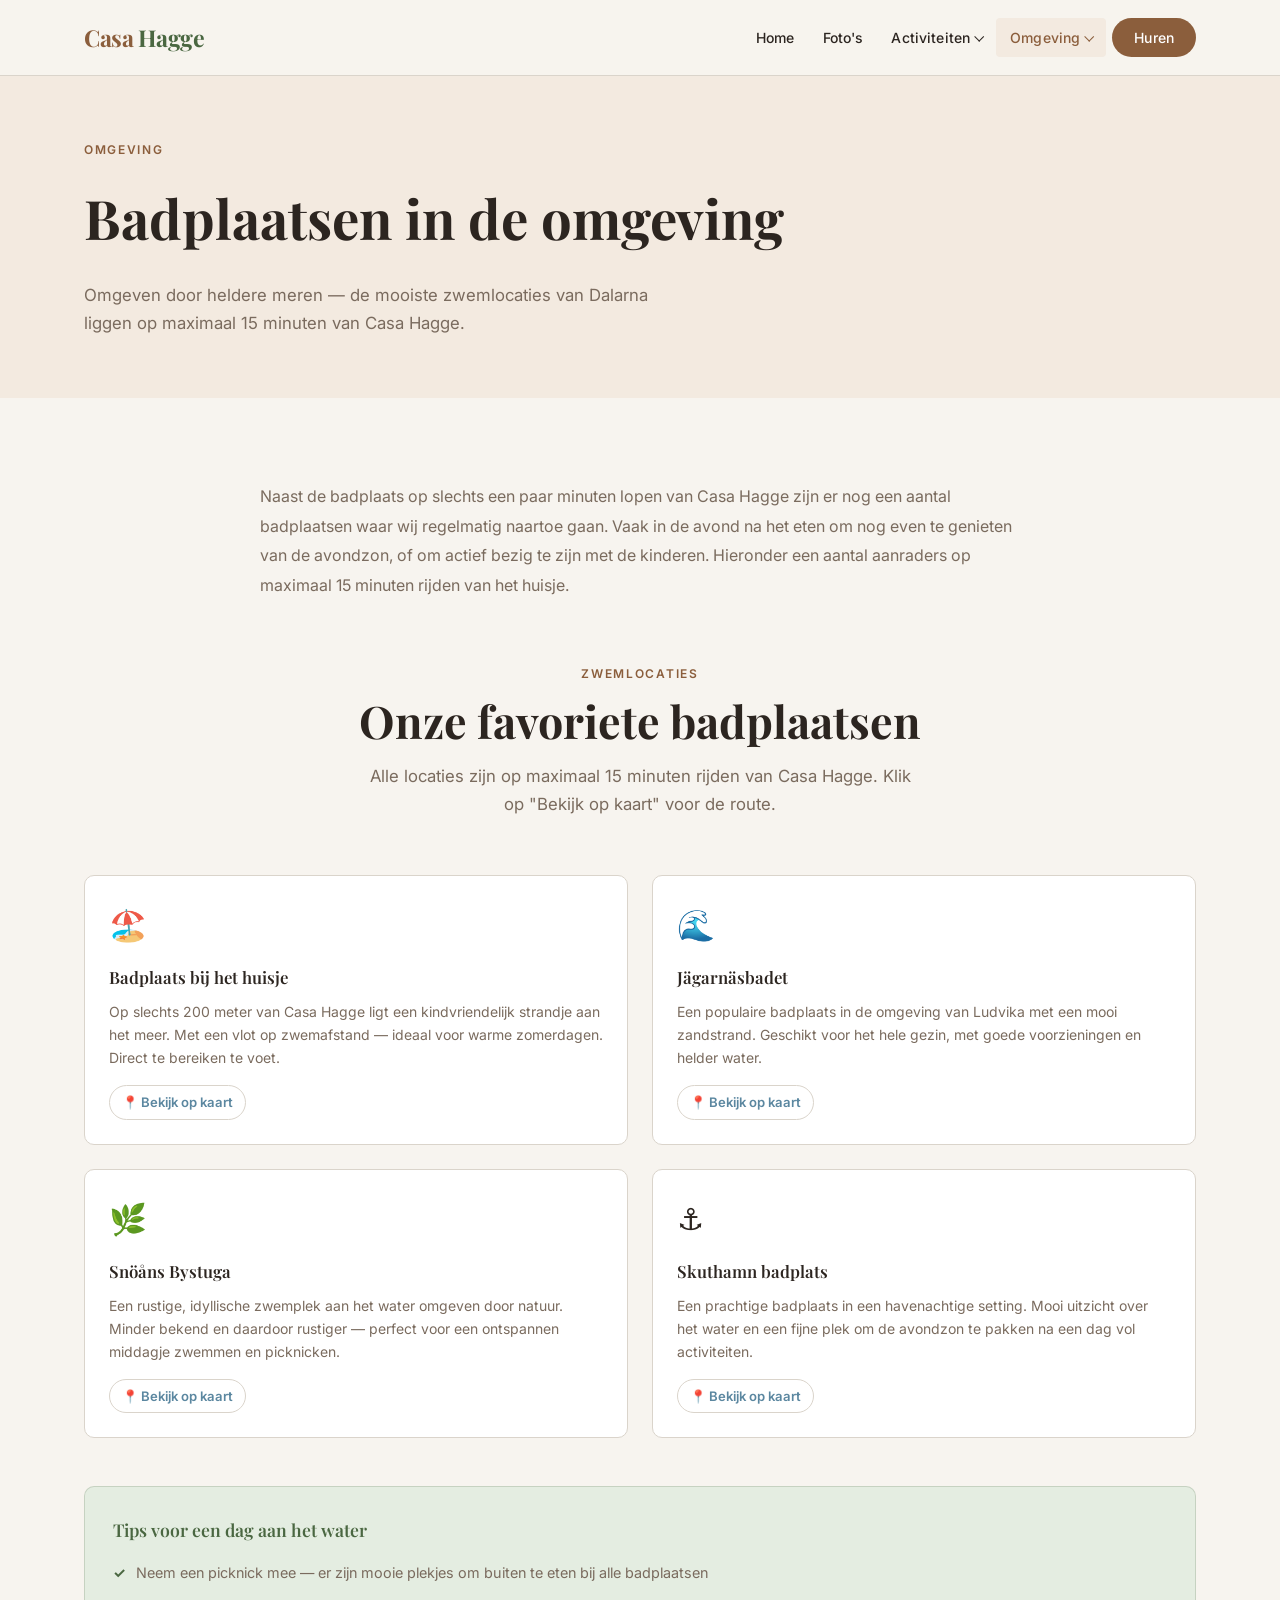
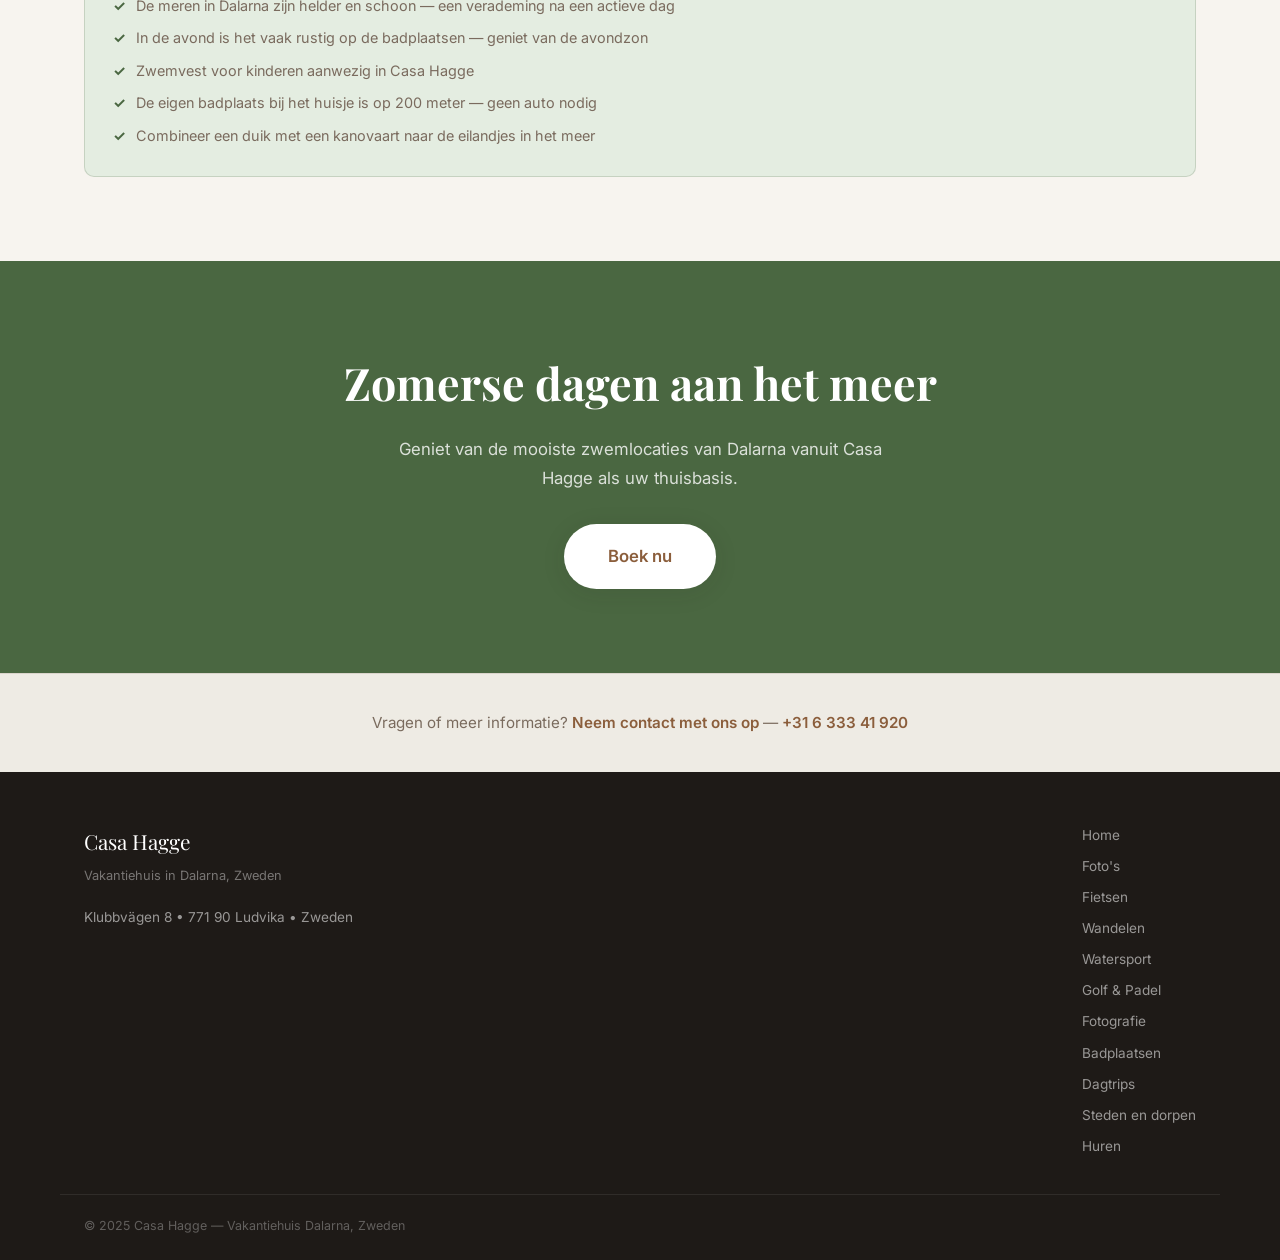
<file: badplaatsen.html>
<!DOCTYPE html>
<html lang="nl">
<head>
  <meta charset="UTF-8">
  <meta name="viewport" content="width=device-width, initial-scale=1.0">
  <meta name="description" content="Badplaatsen rondom Casa Hagge in Dalarna – zwemmen in heldere meren op maximaal 15 minuten rijden.">
  <title>Badplaatsen – Casa Hagge</title>
  <link rel="stylesheet" href="styles.css">
</head>
<body>

<nav class="nav" id="nav">
  <div class="nav-inner">
    <a href="index.html" class="nav-logo">Casa <span>Hagge</span></a>
    <ul class="nav-links">
      <li><a href="index.html">Home</a></li>
      <li><a href="fotos.html">Foto's</a></li>
      <li>
        <a href="#">Activiteiten <span class="chevron"></span></a>
        <div class="nav-dropdown">
          <a href="fietsen.html">Fietsen</a>
          <a href="wandelen.html">Wandelen</a>
          <a href="watersport.html">Watersport</a>
          <a href="golf.html">Golf</a>
          <a href="fotografie.html">Fotografie</a>
        </div>
      </li>
      <li>
        <a href="#" class="active">Omgeving <span class="chevron"></span></a>
        <div class="nav-dropdown">
          <a href="badplaatsen.html">Badplaatsen</a>
          <a href="dagtrips.html">Dagtrips</a>
          <a href="steden-en-dorpen.html">Steden en dorpen</a>
        </div>
      </li>
      <li><a href="huren.html" class="btn-book">Huren</a></li>
    </ul>
    <button class="nav-hamburger" id="hamburger" aria-label="Menu openen">
      <span></span><span></span><span></span>
    </button>
  </div>
</nav>
<div class="nav-mobile" id="mobileNav">
  <a href="index.html">Home</a>
  <a href="fotos.html">Foto's</a>
  <div class="mobile-section-title">Activiteiten</div>
  <div class="mobile-sub">
    <a href="fietsen.html">Fietsen</a>
    <a href="wandelen.html">Wandelen</a>
    <a href="watersport.html">Watersport</a>
    <a href="golf.html">Golf</a>
    <a href="fotografie.html">Fotografie</a>
  </div>
  <div class="mobile-section-title">Omgeving</div>
  <div class="mobile-sub">
    <a href="badplaatsen.html">Badplaatsen</a>
    <a href="dagtrips.html">Dagtrips</a>
    <a href="steden-en-dorpen.html">Steden en dorpen</a>
  </div>
  <a href="huren.html">Huren</a>
</div>

<div class="page-hero">
  <div class="page-hero-inner">
    <span class="eyebrow">Omgeving</span>
    <h1>Badplaatsen in de omgeving</h1>
    <p>Omgeven door heldere meren — de mooiste zwemlocaties van Dalarna liggen op maximaal 15 minuten van Casa Hagge.</p>
  </div>
</div>

<section class="section">
  <div class="container">

    <div class="prose" style="margin-bottom: 64px;">
      <p>Naast de badplaats op slechts een paar minuten lopen van Casa Hagge zijn er nog een aantal badplaatsen waar wij regelmatig naartoe gaan. Vaak in de avond na het eten om nog even te genieten van de avondzon, of om actief bezig te zijn met de kinderen. Hieronder een aantal aanraders op maximaal 15 minuten rijden van het huisje.</p>
    </div>

    <div class="section-header">
      <span class="eyebrow">Zwemlocaties</span>
      <h2>Onze favoriete badplaatsen</h2>
      <p>Alle locaties zijn op maximaal 15 minuten rijden van Casa Hagge. Klik op "Bekijk op kaart" voor de route.</p>
    </div>

    <div class="location-cards">

      <div class="location-card">
        <div class="location-card-body">
          <div class="location-icon">🏖️</div>
          <h3>Badplaats bij het huisje</h3>
          <p>Op slechts 200 meter van Casa Hagge ligt een kindvriendelijk strandje aan het meer. Met een vlot op zwemafstand — ideaal voor warme zomerdagen. Direct te bereiken te voet.</p>
          <a href="https://www.google.com/maps/place/Ludvika+Cricket+Ground/@60.102035,15.2192949,17z" target="_blank" rel="noopener">&#128205; Bekijk op kaart</a>
        </div>
      </div>

      <div class="location-card">
        <div class="location-card-body">
          <div class="location-icon">🌊</div>
          <h3>Jägarnäsbadet</h3>
          <p>Een populaire badplaats in de omgeving van Ludvika met een mooi zandstrand. Geschikt voor het hele gezin, met goede voorzieningen en helder water.</p>
          <a href="https://www.google.com/maps/place/J%C3%A4garn%C3%A4sbadet/@60.1183992,15.195686,18.13z" target="_blank" rel="noopener">&#128205; Bekijk op kaart</a>
        </div>
      </div>

      <div class="location-card">
        <div class="location-card-body">
          <div class="location-icon">🌿</div>
          <h3>Snöåns Bystuga</h3>
          <p>Een rustige, idyllische zwemplek aan het water omgeven door natuur. Minder bekend en daardoor rustiger — perfect voor een ontspannen middagje zwemmen en picknicken.</p>
          <a href="https://www.google.com/maps/place/Sn%C3%B6%C3%A5ns+Bystuga/@60.0763178,15.2318779,16z" target="_blank" rel="noopener">&#128205; Bekijk op kaart</a>
        </div>
      </div>

      <div class="location-card">
        <div class="location-card-body">
          <div class="location-icon">⚓</div>
          <h3>Skuthamn badplats</h3>
          <p>Een prachtige badplaats in een havenachtige setting. Mooi uitzicht over het water en een fijne plek om de avondzon te pakken na een dag vol activiteiten.</p>
          <a href="https://www.google.com/maps/place/Skuthamn+badplats/@60.1562545,15.1818234,3a,75y,90t" target="_blank" rel="noopener">&#128205; Bekijk op kaart</a>
        </div>
      </div>

    </div>

    <div class="tips-box" style="margin-top: 48px;">
      <h3>Tips voor een dag aan het water</h3>
      <ul>
        <li>Neem een picknick mee — er zijn mooie plekjes om buiten te eten bij alle badplaatsen</li>
        <li>De meren in Dalarna zijn helder en schoon — een verademing na een actieve dag</li>
        <li>In de avond is het vaak rustig op de badplaatsen — geniet van de avondzon</li>
        <li>Zwemvest voor kinderen aanwezig in Casa Hagge</li>
        <li>De eigen badplaats bij het huisje is op 200 meter — geen auto nodig</li>
        <li>Combineer een duik met een kanovaart naar de eilandjes in het meer</li>
      </ul>
    </div>

  </div>
</section>

<section class="section section-forest cta-section">
  <div class="container">
    <h2>Zomerse dagen aan het meer</h2>
    <p>Geniet van de mooiste zwemlocaties van Dalarna vanuit Casa Hagge als uw thuisbasis.</p>
    <a href="huren.html" class="btn btn-white btn-lg">Boek nu</a>
  </div>
</section>

<div class="contact-bar">
  <div class="container">
    <p>Vragen of meer informatie? <a href="tel:+31633341920">Neem contact met ons op</a> &mdash; <strong><a href="tel:+31633341920">+31 6 333 41 920</a></strong></p>
  </div>
</div>

<footer class="footer">
  <div class="footer-inner">
    <div>
      <div class="footer-brand">Casa Hagge</div>
      <div class="footer-tagline">Vakantiehuis in Dalarna, Zweden</div>
      <div class="footer-address">Klubbvägen 8 &bull; 771 90 Ludvika &bull; Zweden</div>
    </div>
    <div class="footer-links">
      <a href="index.html">Home</a>
      <a href="fotos.html">Foto's</a>
      <a href="fietsen.html">Fietsen</a>
      <a href="wandelen.html">Wandelen</a>
      <a href="watersport.html">Watersport</a>
      <a href="golf.html">Golf &amp; Padel</a>
      <a href="fotografie.html">Fotografie</a>
      <a href="badplaatsen.html">Badplaatsen</a>
      <a href="dagtrips.html">Dagtrips</a>
      <a href="steden-en-dorpen.html">Steden en dorpen</a>
      <a href="huren.html">Huren</a>
    </div>
  </div>
  <div class="footer-bottom">&copy; 2025 Casa Hagge &mdash; Vakantiehuis Dalarna, Zweden</div>
</footer>

<script src="main.js"></script>
</body>
</html>
</file>
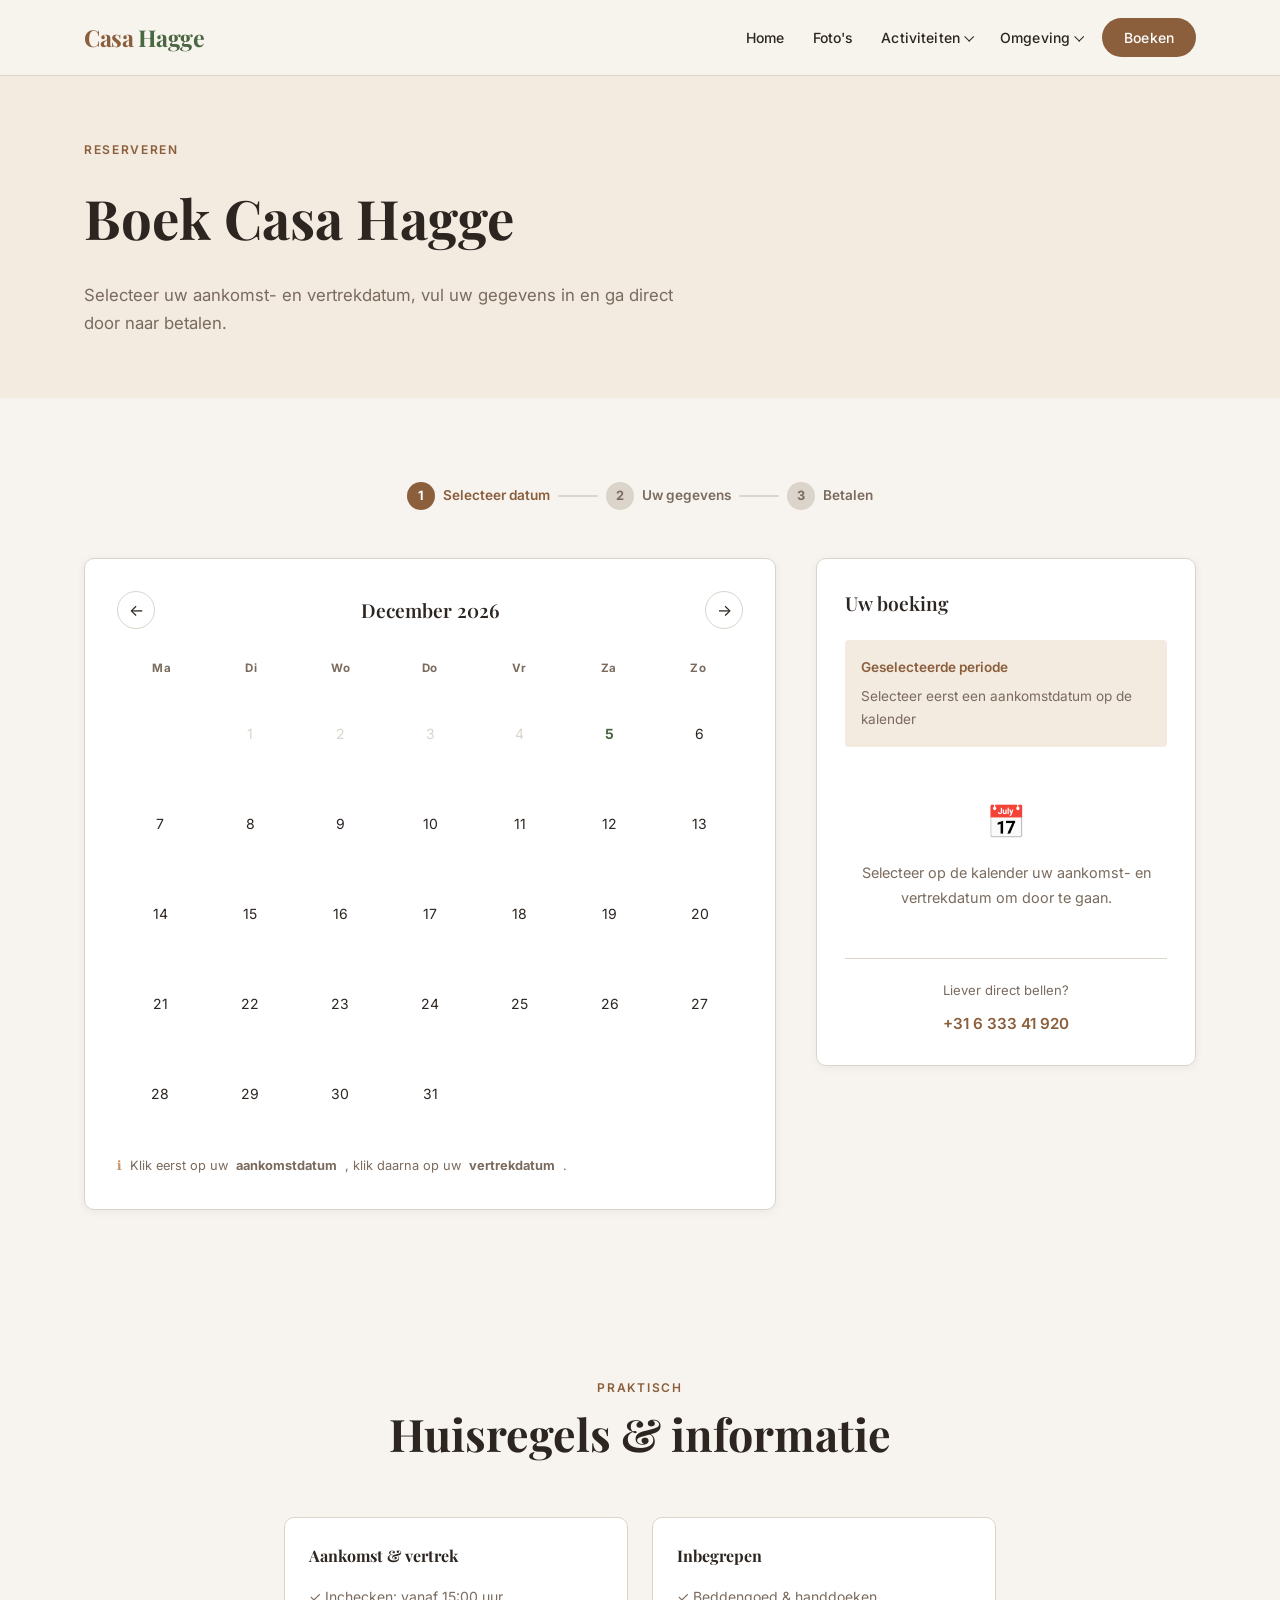
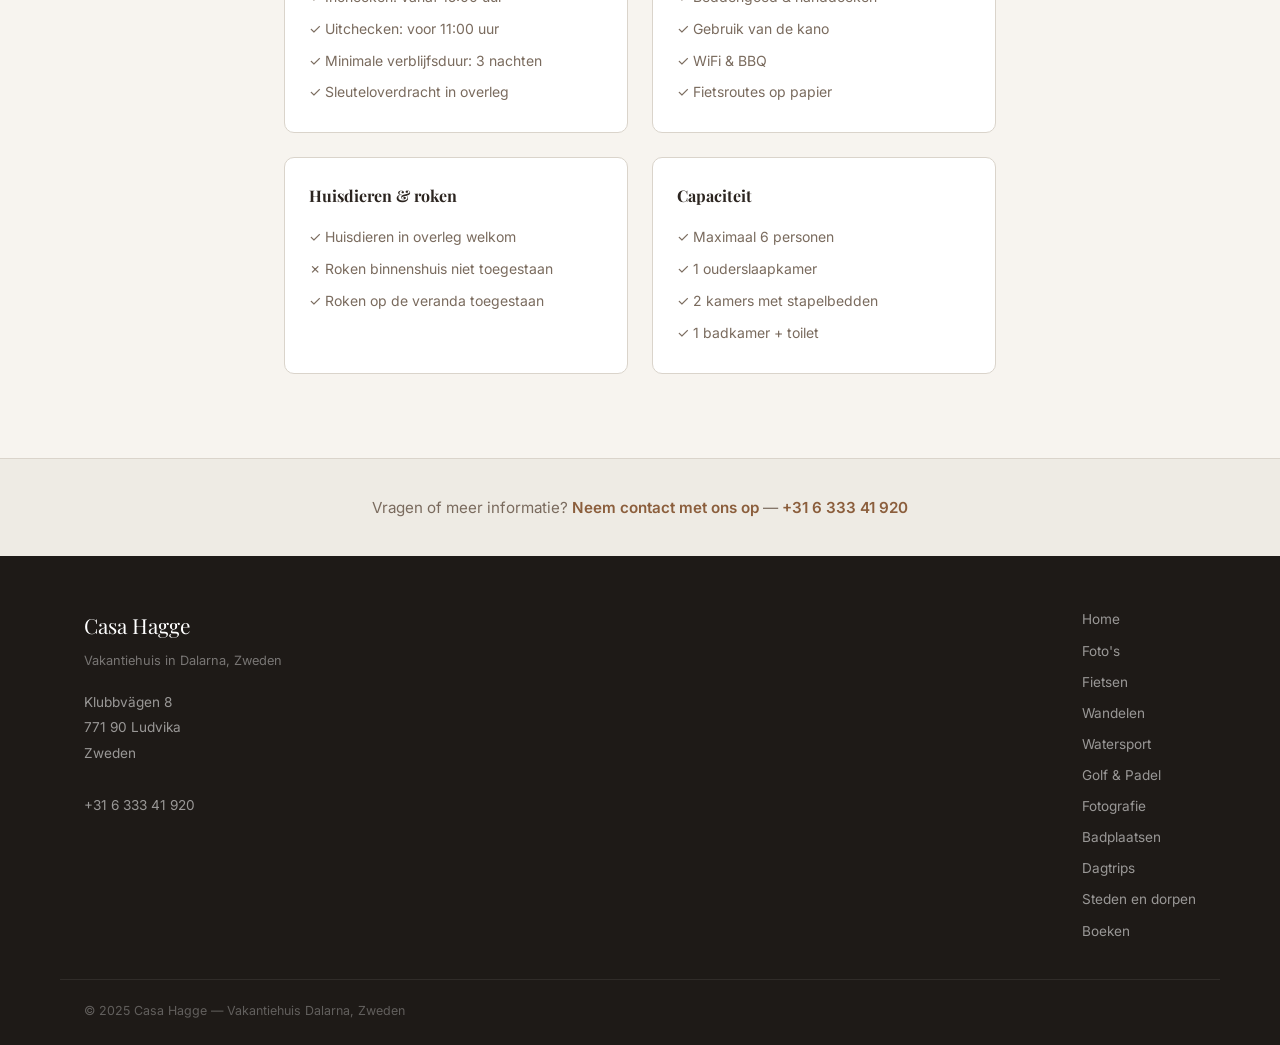
<file: boeken.html>
<!DOCTYPE html>
<html lang="nl">
<head>
  <meta charset="UTF-8">
  <meta name="viewport" content="width=device-width, initial-scale=1.0">
  <meta name="description" content="Boek Casa Hagge – selecteer uw aankomst- en vertrekdatum en reserveer uw verblijf in ons vakantiehuis in Dalarna, Zweden.">
  <title>Boeken – Casa Hagge</title>
  <link rel="stylesheet" href="styles.css">
</head>
<body>

<nav class="nav" id="nav">
  <div class="nav-inner">
    <a href="index.html" class="nav-logo">Casa <span>Hagge</span></a>
    <ul class="nav-links">
      <li><a href="index.html">Home</a></li>
      <li><a href="fotos.html">Foto's</a></li>
      <li>
        <a href="#">Activiteiten <span class="chevron"></span></a>
        <div class="nav-dropdown">
          <a href="fietsen.html">Fietsen</a>
          <a href="wandelen.html">Wandelen</a>
          <a href="watersport.html">Watersport</a>
          <a href="golf.html">Golf</a>
          <a href="fotografie.html">Fotografie</a>
        </div>
      </li>
      <li>
        <a href="#">Omgeving <span class="chevron"></span></a>
        <div class="nav-dropdown">
          <a href="badplaatsen.html">Badplaatsen</a>
          <a href="dagtrips.html">Dagtrips</a>
          <a href="steden-en-dorpen.html">Steden en dorpen</a>
        </div>
      </li>
      <li><a href="boeken.html" class="btn-book active">Boeken</a></li>
    </ul>
    <button class="nav-hamburger" id="hamburger" aria-label="Menu openen">
      <span></span><span></span><span></span>
    </button>
  </div>
</nav>
<div class="nav-mobile" id="mobileNav">
  <a href="index.html">Home</a>
  <a href="fotos.html">Foto's</a>
  <div class="mobile-section-title">Activiteiten</div>
  <div class="mobile-sub">
    <a href="fietsen.html">Fietsen</a>
    <a href="wandelen.html">Wandelen</a>
    <a href="watersport.html">Watersport</a>
    <a href="golf.html">Golf</a>
    <a href="fotografie.html">Fotografie</a>
  </div>
  <div class="mobile-section-title">Omgeving</div>
  <div class="mobile-sub">
    <a href="badplaatsen.html">Badplaatsen</a>
    <a href="dagtrips.html">Dagtrips</a>
    <a href="steden-en-dorpen.html">Steden en dorpen</a>
  </div>
  <a href="boeken.html">Boeken</a>
</div>

<div class="page-hero">
  <div class="page-hero-inner">
    <span class="eyebrow">Reserveren</span>
    <h1>Boek Casa Hagge</h1>
    <p>Selecteer uw aankomst- en vertrekdatum, vul uw gegevens in en ga direct door naar betalen.</p>
  </div>
</div>

<!-- ── Booking Section ─────────────────────────────────── -->
<section class="section">
  <div class="container">

    <!-- Stappen-indicator -->
    <div style="display:flex; align-items:center; justify-content:center; gap:8px; margin-bottom:48px; flex-wrap:wrap;">
      <div style="display:flex; align-items:center; gap:8px;">
        <div id="step1Ind" style="display:flex; align-items:center; gap:8px; font-size:.85rem; font-weight:600; color:var(--wood);">
          <span style="width:28px; height:28px; border-radius:50%; background:var(--wood); color:#fff; display:flex; align-items:center; justify-content:center; font-size:.8rem; font-weight:700;">1</span>
          Selecteer datum
        </div>
        <span style="width:40px; height:2px; background:var(--border); border-radius:2px;"></span>
        <div id="step2Ind" style="display:flex; align-items:center; gap:8px; font-size:.85rem; font-weight:600; color:var(--text-muted);">
          <span id="step2Num" style="width:28px; height:28px; border-radius:50%; background:var(--border); color:var(--text-muted); display:flex; align-items:center; justify-content:center; font-size:.8rem; font-weight:700;">2</span>
          Uw gegevens
        </div>
        <span style="width:40px; height:2px; background:var(--border); border-radius:2px;"></span>
        <div id="step3Ind" style="display:flex; align-items:center; gap:8px; font-size:.85rem; font-weight:600; color:var(--text-muted);">
          <span id="step3Num" style="width:28px; height:28px; border-radius:50%; background:var(--border); color:var(--text-muted); display:flex; align-items:center; justify-content:center; font-size:.8rem; font-weight:700;">3</span>
          Betalen
        </div>
      </div>
    </div>

    <div class="booking-layout">

      <!-- Kalender (stap 1) -->
      <div>
        <div class="calendar-section">
          <div class="calendar-nav">
            <button class="cal-btn" id="calPrev" aria-label="Vorige maand">&#8592;</button>
            <h3 id="calMonth"></h3>
            <button class="cal-btn" id="calNext" aria-label="Volgende maand">&#8594;</button>
          </div>

          <div class="calendar-days-header">
            <span>Ma</span><span>Di</span><span>Wo</span>
            <span>Do</span><span>Vr</span><span>Za</span><span>Zo</span>
          </div>
          <div class="calendar-grid" id="calGrid"></div>

          <p class="calendar-hint">
            Klik eerst op uw <strong>aankomstdatum</strong>, klik daarna op uw <strong>vertrekdatum</strong>.
          </p>
        </div>
      </div>

      <!-- Stap 2 + 3 sidebar -->
      <div class="booking-form-section">
        <h3>Uw boeking</h3>

        <div class="booking-summary">
          <div class="booking-summary-title">Geselecteerde periode</div>
          <div class="booking-dates" id="bookingDates">Selecteer eerst een aankomstdatum op de kalender</div>
        </div>

        <!-- Stap 2: Gegevens (verborgen tot beide datums gekozen) -->
        <div id="contactForm" style="display:none;">
          <p style="font-size:.8rem; font-weight:600; color:var(--wood); margin-bottom:14px; text-transform:uppercase; letter-spacing:.05em;">Stap 2 &mdash; Uw gegevens</p>
          <form id="guestForm" novalidate>
            <div class="form-row">
              <div class="form-group">
                <label for="firstName">Voornaam <span style="color:var(--wood)">*</span></label>
                <input type="text" id="firstName" name="firstName" placeholder="Jan" required>
              </div>
              <div class="form-group">
                <label for="lastName">Achternaam <span style="color:var(--wood)">*</span></label>
                <input type="text" id="lastName" name="lastName" placeholder="de Vries" required>
              </div>
            </div>
            <div class="form-group">
              <label for="email">E-mailadres <span style="color:var(--wood)">*</span></label>
              <input type="email" id="email" name="email" placeholder="jan@voorbeeld.nl" required>
            </div>
            <div class="form-group">
              <label for="phone">Telefoonnummer <span class="opt">(optioneel)</span></label>
              <input type="tel" id="phone" name="phone" placeholder="+31 6 12 34 56 78">
            </div>
          </form>

          <button class="btn btn-primary" id="submitBooking" style="width:100%; justify-content:center; margin-top:16px;">
            Verder naar betalen &#8594;
          </button>
        </div>

        <!-- Stap 3: Betalen (verborgen tot formulier ingevuld) -->
        <div id="payStep" style="display:none; margin-top:24px; padding:20px; background:var(--forest-pale); border-radius:var(--radius-lg); border:1px solid var(--forest-light);">
          <p style="font-size:.8rem; font-weight:600; color:var(--forest); margin-bottom:14px; text-transform:uppercase; letter-spacing:.05em;">Stap 3 &mdash; Betalen</p>
          <p id="payConfirmText" style="font-size:.875rem; color:var(--text-muted); margin-bottom:16px; line-height:1.6;"></p>
          <a id="payBtn" href="VERVANG_MET_UW_BETAALLINK" target="_blank"
             style="display:flex; align-items:center; justify-content:center; gap:8px;
                    background:var(--forest); color:#fff; border-radius:8px; padding:14px 24px;
                    font-weight:600; font-size:.95rem; text-decoration:none;">
            Betaal veilig &#8594;
          </a>
          <p style="font-size:.73rem; color:var(--text-muted); margin-top:10px; text-align:center;">
            U wordt doorgestuurd naar een beveiligde betaalpagina.
          </p>
        </div>

        <!-- Nog geen datum -->
        <div id="noDatesMsg" style="text-align:center; padding: 24px 0; color:var(--text-muted); font-size:.9rem;">
          <div style="font-size:2rem; margin-bottom:12px;">&#128197;</div>
          Selecteer op de kalender uw aankomst- en vertrekdatum om door te gaan.
        </div>

        <!-- Contact alternatief -->
        <div style="border-top: 1px solid var(--border); margin-top: 24px; padding-top: 20px; text-align:center;">
          <p style="font-size:.82rem; color:var(--text-muted); margin-bottom:8px;">Liever direct bellen?</p>
          <a href="tel:+31633341920" style="font-weight:600; color:var(--wood); font-size:.95rem;">+31 6 333 41 920</a>
        </div>

      </div>

    </div>
  </div>
</section>

<!-- ── Huisregels ──────────────────────────────────────── -->
<section class="section">
  <div class="container" style="max-width: 760px;">
    <div class="section-header">
      <span class="eyebrow">Praktisch</span>
      <h2>Huisregels &amp; informatie</h2>
    </div>
    <div style="display: grid; grid-template-columns: 1fr 1fr; gap: 24px;">
      <div style="background:var(--white); border:1px solid var(--border); border-radius:var(--radius-lg); padding:24px;">
        <h3 style="font-family:var(--font-heading); font-size:1rem; margin-bottom:12px; color:var(--text);">Aankomst &amp; vertrek</h3>
        <ul style="list-style:none; font-size:.875rem; color:var(--text-muted);">
          <li style="padding:4px 0;">✓ Inchecken: vanaf 15:00 uur</li>
          <li style="padding:4px 0;">✓ Uitchecken: voor 11:00 uur</li>
          <li style="padding:4px 0;">✓ Minimale verblijfsduur: 3 nachten</li>
          <li style="padding:4px 0;">✓ Sleuteloverdracht in overleg</li>
        </ul>
      </div>
      <div style="background:var(--white); border:1px solid var(--border); border-radius:var(--radius-lg); padding:24px;">
        <h3 style="font-family:var(--font-heading); font-size:1rem; margin-bottom:12px; color:var(--text);">Inbegrepen</h3>
        <ul style="list-style:none; font-size:.875rem; color:var(--text-muted);">
          <li style="padding:4px 0;">✓ Beddengoed &amp; handdoeken</li>
          <li style="padding:4px 0;">✓ Gebruik van de kano</li>
          <li style="padding:4px 0;">✓ WiFi &amp; BBQ</li>
          <li style="padding:4px 0;">✓ Fietsroutes op papier</li>
        </ul>
      </div>
      <div style="background:var(--white); border:1px solid var(--border); border-radius:var(--radius-lg); padding:24px;">
        <h3 style="font-family:var(--font-heading); font-size:1rem; margin-bottom:12px; color:var(--text);">Huisdieren &amp; roken</h3>
        <ul style="list-style:none; font-size:.875rem; color:var(--text-muted);">
          <li style="padding:4px 0;">✓ Huisdieren in overleg welkom</li>
          <li style="padding:4px 0;">✗ Roken binnenshuis niet toegestaan</li>
          <li style="padding:4px 0;">✓ Roken op de veranda toegestaan</li>
        </ul>
      </div>
      <div style="background:var(--white); border:1px solid var(--border); border-radius:var(--radius-lg); padding:24px;">
        <h3 style="font-family:var(--font-heading); font-size:1rem; margin-bottom:12px; color:var(--text);">Capaciteit</h3>
        <ul style="list-style:none; font-size:.875rem; color:var(--text-muted);">
          <li style="padding:4px 0;">✓ Maximaal 6 personen</li>
          <li style="padding:4px 0;">✓ 1 ouderslaapkamer</li>
          <li style="padding:4px 0;">✓ 2 kamers met stapelbedden</li>
          <li style="padding:4px 0;">✓ 1 badkamer + toilet</li>
        </ul>
      </div>
    </div>
  </div>
</section>

<div class="contact-bar">
  <div class="container">
    <p>Vragen of meer informatie? <a href="tel:+31633341920">Neem contact met ons op</a> &mdash; <strong><a href="tel:+31633341920">+31 6 333 41 920</a></strong></p>
  </div>
</div>

<footer class="footer">
  <div class="footer-inner">
    <div>
      <div class="footer-brand">Casa Hagge</div>
      <div class="footer-tagline">Vakantiehuis in Dalarna, Zweden</div>
      <div class="footer-address">
        Klubbvägen 8<br>771 90 Ludvika<br>Zweden<br><br>
        <a href="tel:+31633341920" style="color:rgba(255,255,255,.55)">+31 6 333 41 920</a>
      </div>
    </div>
    <div class="footer-links">
      <a href="index.html">Home</a>
      <a href="fotos.html">Foto's</a>
      <a href="fietsen.html">Fietsen</a>
      <a href="wandelen.html">Wandelen</a>
      <a href="watersport.html">Watersport</a>
      <a href="golf.html">Golf &amp; Padel</a>
      <a href="fotografie.html">Fotografie</a>
      <a href="badplaatsen.html">Badplaatsen</a>
      <a href="dagtrips.html">Dagtrips</a>
      <a href="steden-en-dorpen.html">Steden en dorpen</a>
      <a href="boeken.html">Boeken</a>
    </div>
  </div>
  <div class="footer-bottom">&copy; 2025 Casa Hagge &mdash; Vakantiehuis Dalarna, Zweden</div>
</footer>

<script src="main.js"></script>

<script>
  // ── Stappen-logica boekingspagina ───────────────────────
  const contactForm = document.getElementById('contactForm');
  const noDatesMsg  = document.getElementById('noDatesMsg');
  const payStep     = document.getElementById('payStep');
  const datesEl     = document.getElementById('bookingDates');
  const step2Num    = document.getElementById('step2Num');
  const step2Ind    = document.getElementById('step2Ind');
  const step3Num    = document.getElementById('step3Num');
  const step3Ind    = document.getElementById('step3Ind');

  function activateStep(num) {
    if (num >= 2 && step2Num) {
      step2Num.style.background = 'var(--wood)';
      step2Num.style.color = '#fff';
      step2Ind.style.color = 'var(--wood)';
    }
    if (num >= 3 && step3Num) {
      step3Num.style.background = 'var(--forest)';
      step3Num.style.color = '#fff';
      step3Ind.style.color = 'var(--forest)';
    }
  }

  // Observeer de datumtekst: toon stap 2 zodra beide datums gekozen zijn
  document.addEventListener('DOMContentLoaded', () => {
    const observer = new MutationObserver(() => {
      if (datesEl && datesEl.classList.contains('set')) {
        contactForm.style.display = 'block';
        noDatesMsg.style.display  = 'none';
        activateStep(2);
      } else {
        contactForm.style.display = 'none';
        noDatesMsg.style.display  = 'block';
        if (payStep) payStep.style.display = 'none';
      }
    });
    if (datesEl) observer.observe(datesEl, { attributes: true, childList: true, characterData: true, subtree: true });

    // Knop "Verder naar betalen"
    const submitBtn = document.getElementById('submitBooking');
    if (submitBtn) {
      submitBtn.addEventListener('click', e => {
        e.preventDefault();
        const form   = document.getElementById('guestForm');
        const fields = form.querySelectorAll('input[required]');
        let valid = true;
        fields.forEach(f => {
          if (!f.value.trim()) { f.style.borderColor = '#C0392B'; valid = false; }
          else                 { f.style.borderColor = ''; }
        });
        if (!valid) return;

        // Bevestigingstekst samenstellen
        const firstName = document.getElementById('firstName').value.trim();
        const confText  = document.getElementById('payConfirmText');
        if (confText) {
          confText.textContent = 'Beste ' + firstName + ', uw gegevens zijn ontvangen. Klik hieronder om uw boeking definitief te maken via een beveiligde betaalpagina.';
        }

        // Stap 3 tonen
        if (payStep) payStep.style.display = 'block';
        activateStep(3);
        submitBtn.style.display = 'none';
        payStep.scrollIntoView({ behavior: 'smooth', block: 'nearest' });
      });
    }
  });
</script>
</body>
</html>
</file>
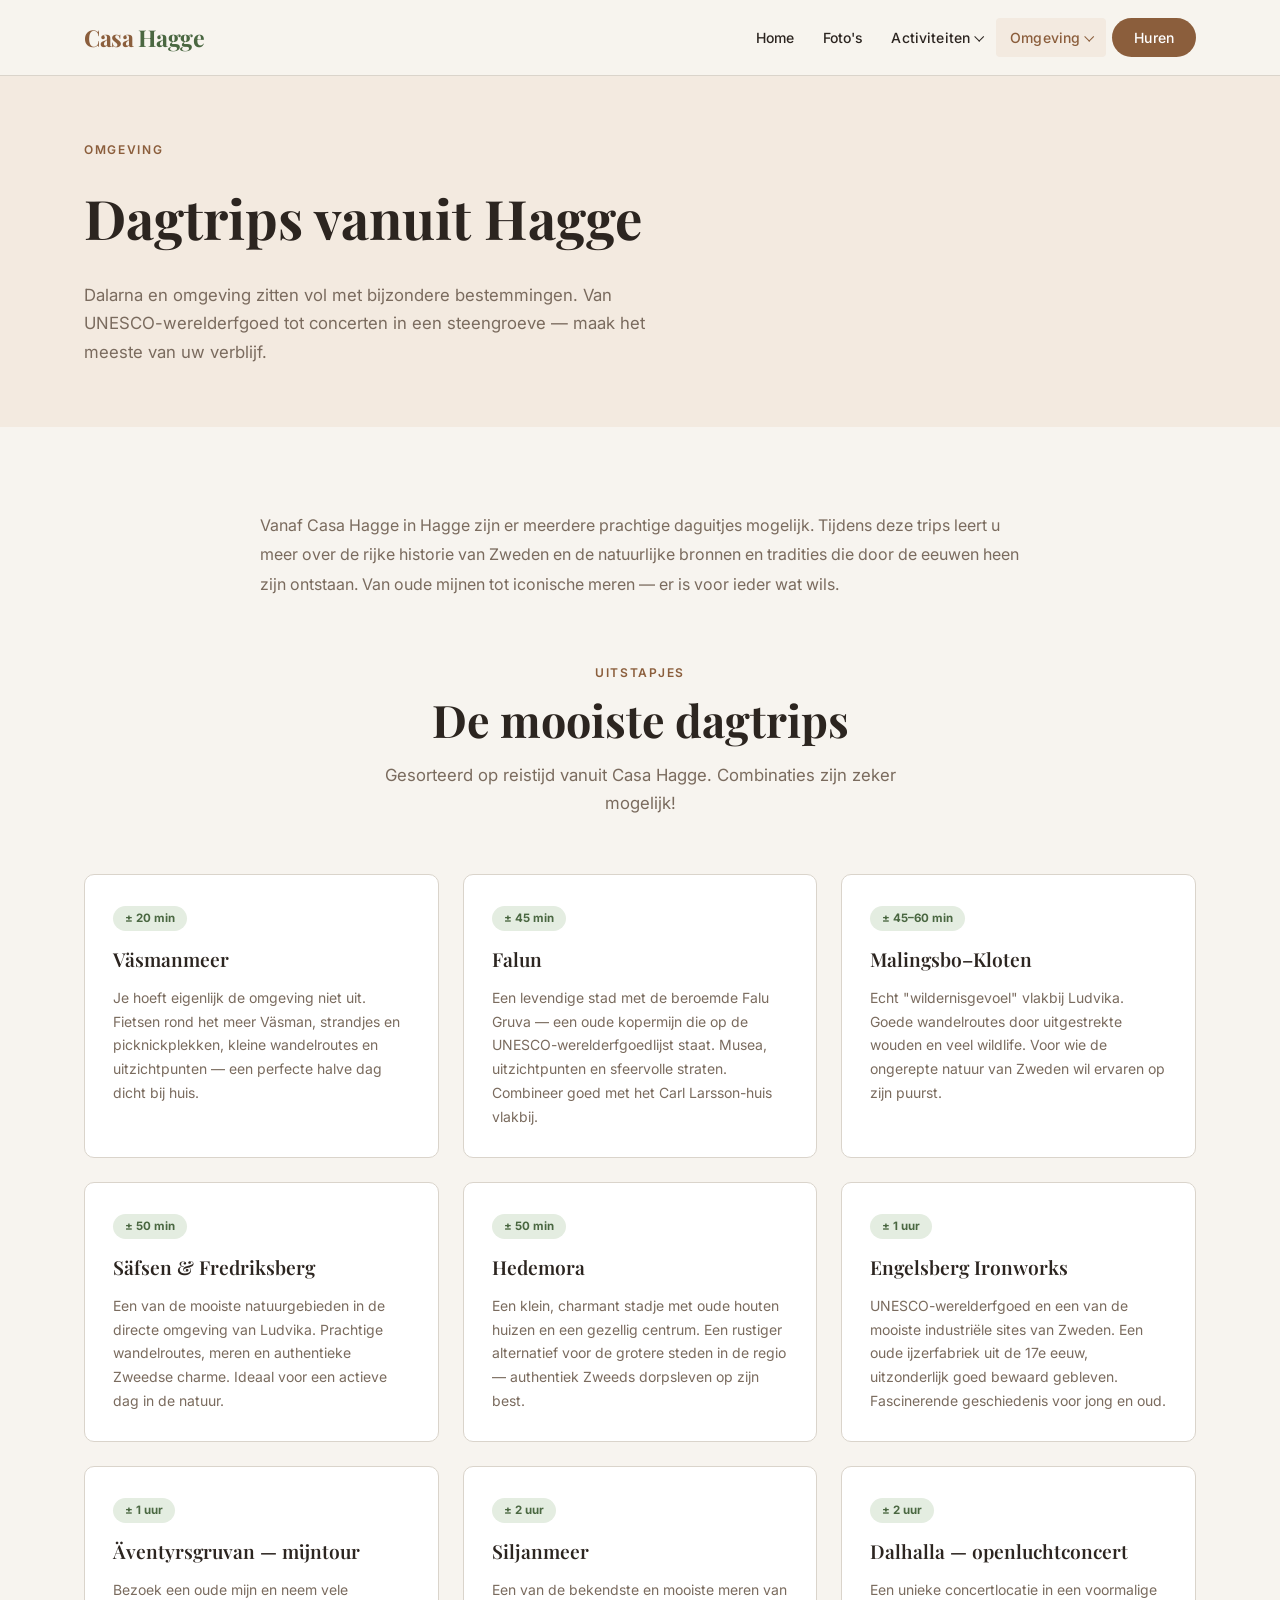
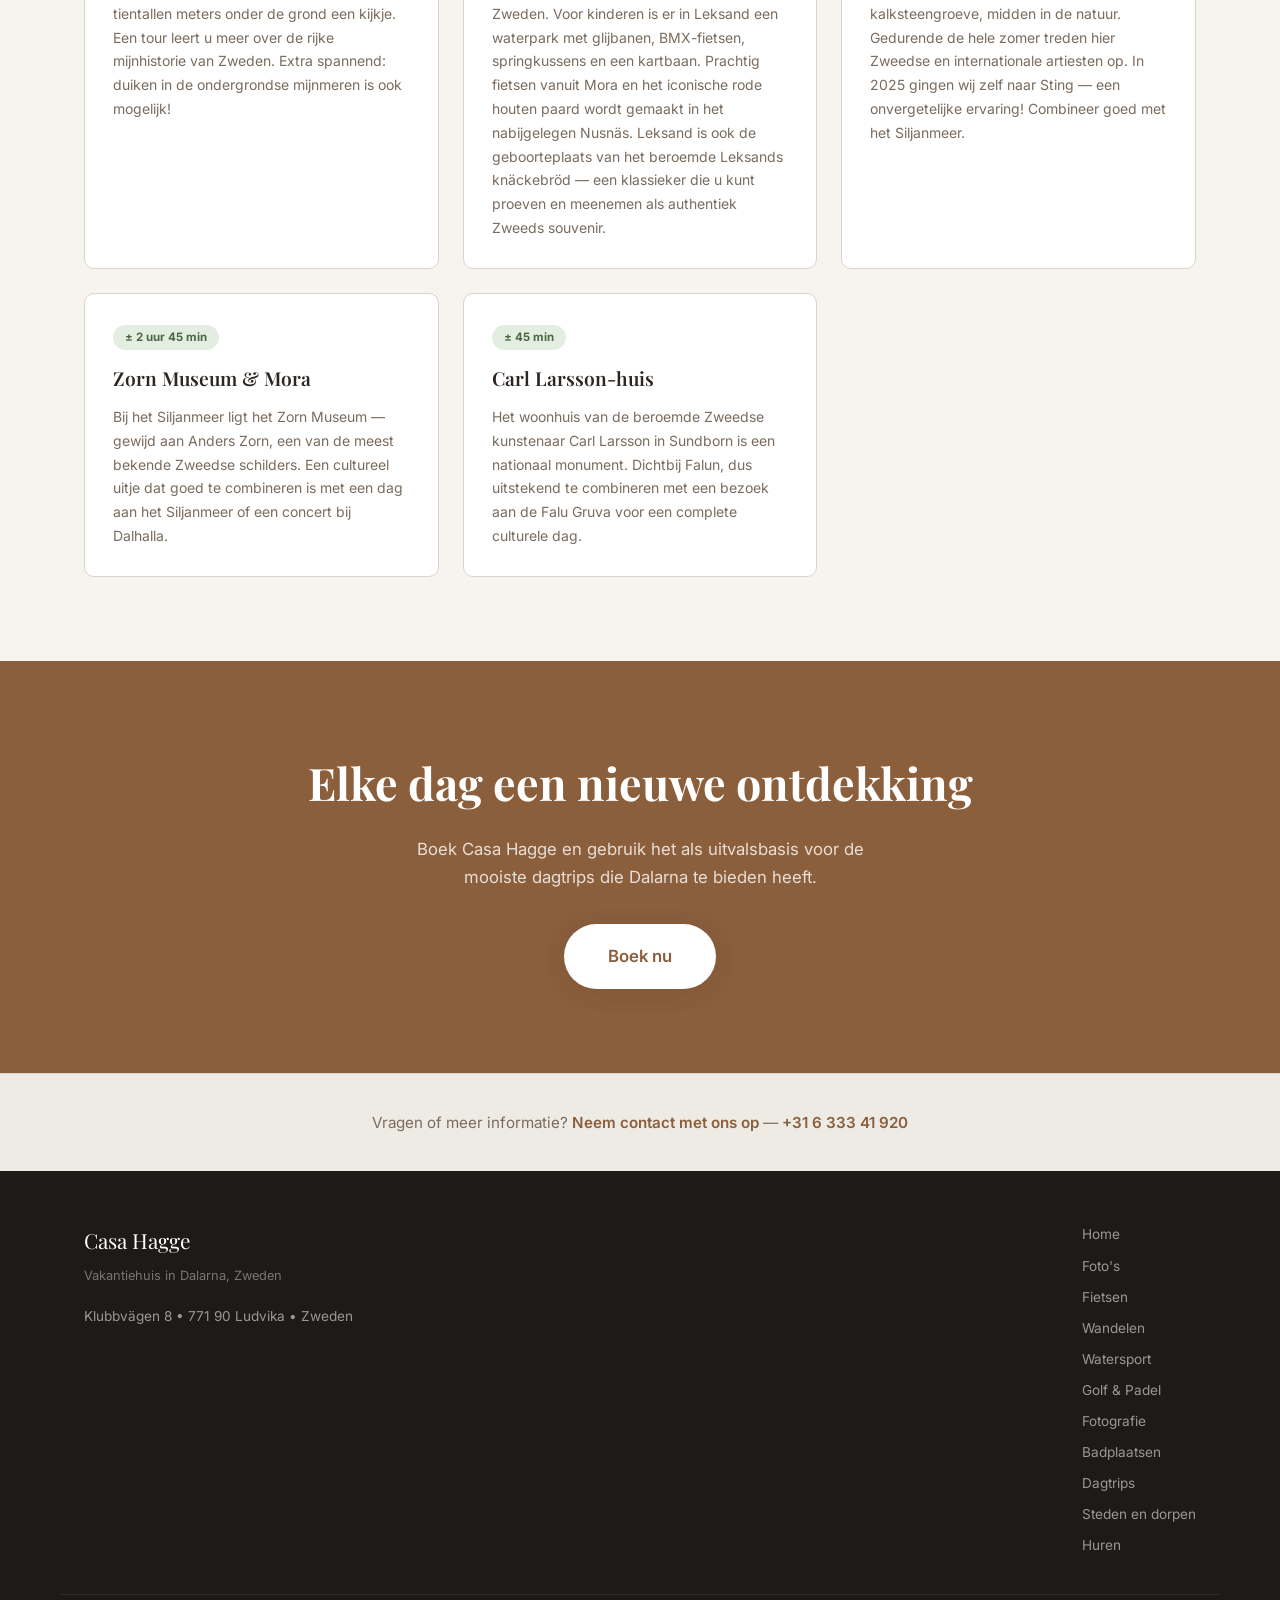
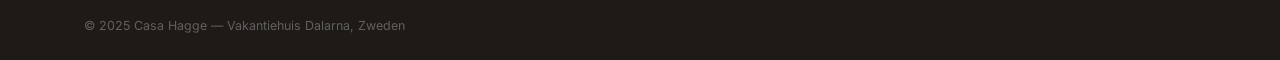
<file: dagtrips.html>
<!DOCTYPE html>
<html lang="nl">
<head>
  <meta charset="UTF-8">
  <meta name="viewport" content="width=device-width, initial-scale=1.0">
  <meta name="description" content="Dagtrips vanuit Casa Hagge in Dalarna – Siljanmeer, Dalhalla, Engelsberg, Falun en meer op maximaal 2 uur rijden.">
  <title>Dagtrips – Casa Hagge</title>
  <link rel="stylesheet" href="styles.css">
</head>
<body>

<nav class="nav" id="nav">
  <div class="nav-inner">
    <a href="index.html" class="nav-logo">Casa <span>Hagge</span></a>
    <ul class="nav-links">
      <li><a href="index.html">Home</a></li>
      <li><a href="fotos.html">Foto's</a></li>
      <li>
        <a href="#">Activiteiten <span class="chevron"></span></a>
        <div class="nav-dropdown">
          <a href="fietsen.html">Fietsen</a>
          <a href="wandelen.html">Wandelen</a>
          <a href="watersport.html">Watersport</a>
          <a href="golf.html">Golf</a>
          <a href="fotografie.html">Fotografie</a>
        </div>
      </li>
      <li>
        <a href="#" class="active">Omgeving <span class="chevron"></span></a>
        <div class="nav-dropdown">
          <a href="badplaatsen.html">Badplaatsen</a>
          <a href="dagtrips.html">Dagtrips</a>
          <a href="steden-en-dorpen.html">Steden en dorpen</a>
        </div>
      </li>
      <li><a href="huren.html" class="btn-book">Huren</a></li>
    </ul>
    <button class="nav-hamburger" id="hamburger" aria-label="Menu openen">
      <span></span><span></span><span></span>
    </button>
  </div>
</nav>
<div class="nav-mobile" id="mobileNav">
  <a href="index.html">Home</a>
  <a href="fotos.html">Foto's</a>
  <div class="mobile-section-title">Activiteiten</div>
  <div class="mobile-sub">
    <a href="fietsen.html">Fietsen</a>
    <a href="wandelen.html">Wandelen</a>
    <a href="watersport.html">Watersport</a>
    <a href="golf.html">Golf</a>
    <a href="fotografie.html">Fotografie</a>
  </div>
  <div class="mobile-section-title">Omgeving</div>
  <div class="mobile-sub">
    <a href="badplaatsen.html">Badplaatsen</a>
    <a href="dagtrips.html">Dagtrips</a>
    <a href="steden-en-dorpen.html">Steden en dorpen</a>
  </div>
  <a href="huren.html">Huren</a>
</div>

<div class="page-hero">
  <div class="page-hero-inner">
    <span class="eyebrow">Omgeving</span>
    <h1>Dagtrips vanuit Hagge</h1>
    <p>Dalarna en omgeving zitten vol met bijzondere bestemmingen. Van UNESCO-werelderfgoed tot concerten in een steengroeve — maak het meeste van uw verblijf.</p>
  </div>
</div>

<section class="section">
  <div class="container">

    <div class="prose" style="margin-bottom: 64px;">
      <p>Vanaf Casa Hagge in Hagge zijn er meerdere prachtige daguitjes mogelijk. Tijdens deze trips leert u meer over de rijke historie van Zweden en de natuurlijke bronnen en tradities die door de eeuwen heen zijn ontstaan. Van oude mijnen tot iconische meren — er is voor ieder wat wils.</p>
    </div>

    <div class="section-header">
      <span class="eyebrow">Uitstapjes</span>
      <h2>De mooiste dagtrips</h2>
      <p>Gesorteerd op reistijd vanuit Casa Hagge. Combinaties zijn zeker mogelijk!</p>
    </div>

    <div class="dagtrip-grid">

      <div class="dagtrip-card">
        <span class="dagtrip-badge">± 20 min</span>
        <h3>Väsmanmeer</h3>
        <p>Je hoeft eigenlijk de omgeving niet uit. Fietsen rond het meer Väsman, strandjes en picknickplekken, kleine wandelroutes en uitzichtpunten — een perfecte halve dag dicht bij huis.</p>
      </div>

      <div class="dagtrip-card">
        <span class="dagtrip-badge">± 45 min</span>
        <h3>Falun</h3>
        <p>Een levendige stad met de beroemde Falu Gruva — een oude kopermijn die op de UNESCO-werelderfgoedlijst staat. Musea, uitzichtpunten en sfeervolle straten. Combineer goed met het Carl Larsson-huis vlakbij.</p>
      </div>

      <div class="dagtrip-card">
        <span class="dagtrip-badge">± 45–60 min</span>
        <h3>Malingsbo–Kloten</h3>
        <p>Echt "wildernisgevoel" vlakbij Ludvika. Goede wandelroutes door uitgestrekte wouden en veel wildlife. Voor wie de ongerepte natuur van Zweden wil ervaren op zijn puurst.</p>
      </div>

      <div class="dagtrip-card">
        <span class="dagtrip-badge">± 50 min</span>
        <h3>Säfsen &amp; Fredriksberg</h3>
        <p>Een van de mooiste natuurgebieden in de directe omgeving van Ludvika. Prachtige wandelroutes, meren en authentieke Zweedse charme. Ideaal voor een actieve dag in de natuur.</p>
      </div>

      <div class="dagtrip-card">
        <span class="dagtrip-badge">± 50 min</span>
        <h3>Hedemora</h3>
        <p>Een klein, charmant stadje met oude houten huizen en een gezellig centrum. Een rustiger alternatief voor de grotere steden in de regio — authentiek Zweeds dorpsleven op zijn best.</p>
      </div>

      <div class="dagtrip-card">
        <span class="dagtrip-badge">± 1 uur</span>
        <h3>Engelsberg Ironworks</h3>
        <p>UNESCO-werelderfgoed en een van de mooiste industriële sites van Zweden. Een oude ijzerfabriek uit de 17e eeuw, uitzonderlijk goed bewaard gebleven. Fascinerende geschiedenis voor jong en oud.</p>
      </div>

      <div class="dagtrip-card">
        <span class="dagtrip-badge">± 1 uur</span>
        <h3>Äventyrsgruvan — mijntour</h3>
        <p>Bezoek een oude mijn en neem vele tientallen meters onder de grond een kijkje. Een tour leert u meer over de rijke mijnhistorie van Zweden. Extra spannend: duiken in de ondergrondse mijnmeren is ook mogelijk!</p>
      </div>

      <div class="dagtrip-card">
        <span class="dagtrip-badge">± 2 uur</span>
        <h3>Siljanmeer</h3>
        <p>Een van de bekendste en mooiste meren van Zweden. Voor kinderen is er in Leksand een waterpark met glijbanen, BMX-fietsen, springkussens en een kartbaan. Prachtig fietsen vanuit Mora en het iconische rode houten paard wordt gemaakt in het nabijgelegen Nusnäs. Leksand is ook de geboorteplaats van het beroemde Leksands knäckebröd — een klassieker die u kunt proeven en meenemen als authentiek Zweeds souvenir.</p>
      </div>

      <div class="dagtrip-card">
        <span class="dagtrip-badge">± 2 uur</span>
        <h3>Dalhalla — openluchtconcert</h3>
        <p>Een unieke concertlocatie in een voormalige kalksteengroeve, midden in de natuur. Gedurende de hele zomer treden hier Zweedse en internationale artiesten op. In 2025 gingen wij zelf naar Sting — een onvergetelijke ervaring! Combineer goed met het Siljanmeer.</p>
      </div>

      <div class="dagtrip-card">
        <span class="dagtrip-badge">± 2 uur 45 min</span>
        <h3>Zorn Museum &amp; Mora</h3>
        <p>Bij het Siljanmeer ligt het Zorn Museum — gewijd aan Anders Zorn, een van de meest bekende Zweedse schilders. Een cultureel uitje dat goed te combineren is met een dag aan het Siljanmeer of een concert bij Dalhalla.</p>
      </div>

      <div class="dagtrip-card">
        <span class="dagtrip-badge">± 45 min</span>
        <h3>Carl Larsson-huis</h3>
        <p>Het woonhuis van de beroemde Zweedse kunstenaar Carl Larsson in Sundborn is een nationaal monument. Dichtbij Falun, dus uitstekend te combineren met een bezoek aan de Falu Gruva voor een complete culturele dag.</p>
      </div>

    </div>

  </div>
</section>

<section class="section section-wood cta-section">
  <div class="container">
    <h2>Elke dag een nieuwe ontdekking</h2>
    <p>Boek Casa Hagge en gebruik het als uitvalsbasis voor de mooiste dagtrips die Dalarna te bieden heeft.</p>
    <a href="huren.html" class="btn btn-white btn-lg">Boek nu</a>
  </div>
</section>

<div class="contact-bar">
  <div class="container">
    <p>Vragen of meer informatie? <a href="tel:+31633341920">Neem contact met ons op</a> &mdash; <strong><a href="tel:+31633341920">+31 6 333 41 920</a></strong></p>
  </div>
</div>

<footer class="footer">
  <div class="footer-inner">
    <div>
      <div class="footer-brand">Casa Hagge</div>
      <div class="footer-tagline">Vakantiehuis in Dalarna, Zweden</div>
      <div class="footer-address">Klubbvägen 8 &bull; 771 90 Ludvika &bull; Zweden</div>
    </div>
    <div class="footer-links">
      <a href="index.html">Home</a>
      <a href="fotos.html">Foto's</a>
      <a href="fietsen.html">Fietsen</a>
      <a href="wandelen.html">Wandelen</a>
      <a href="watersport.html">Watersport</a>
      <a href="golf.html">Golf &amp; Padel</a>
      <a href="fotografie.html">Fotografie</a>
      <a href="badplaatsen.html">Badplaatsen</a>
      <a href="dagtrips.html">Dagtrips</a>
      <a href="steden-en-dorpen.html">Steden en dorpen</a>
      <a href="huren.html">Huren</a>
    </div>
  </div>
  <div class="footer-bottom">&copy; 2025 Casa Hagge &mdash; Vakantiehuis Dalarna, Zweden</div>
</footer>

<script src="main.js"></script>
</body>
</html>
</file>
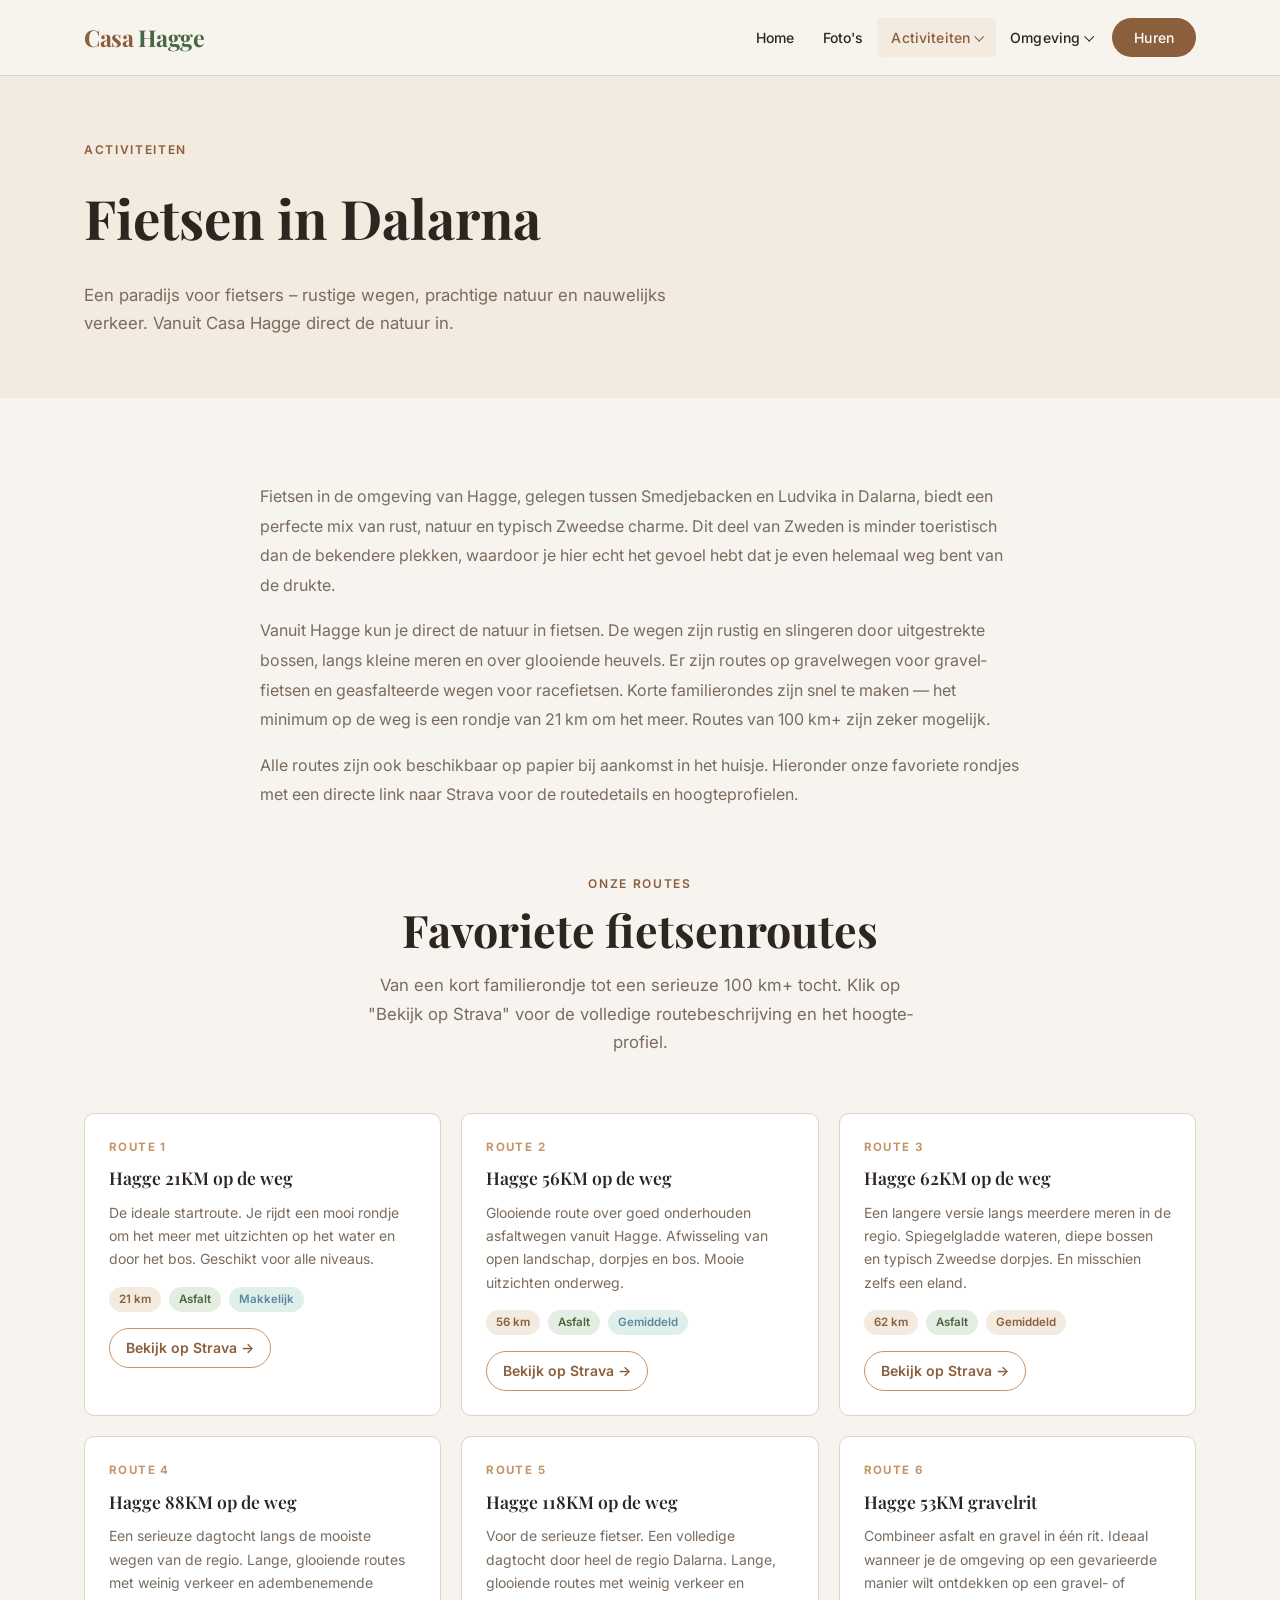
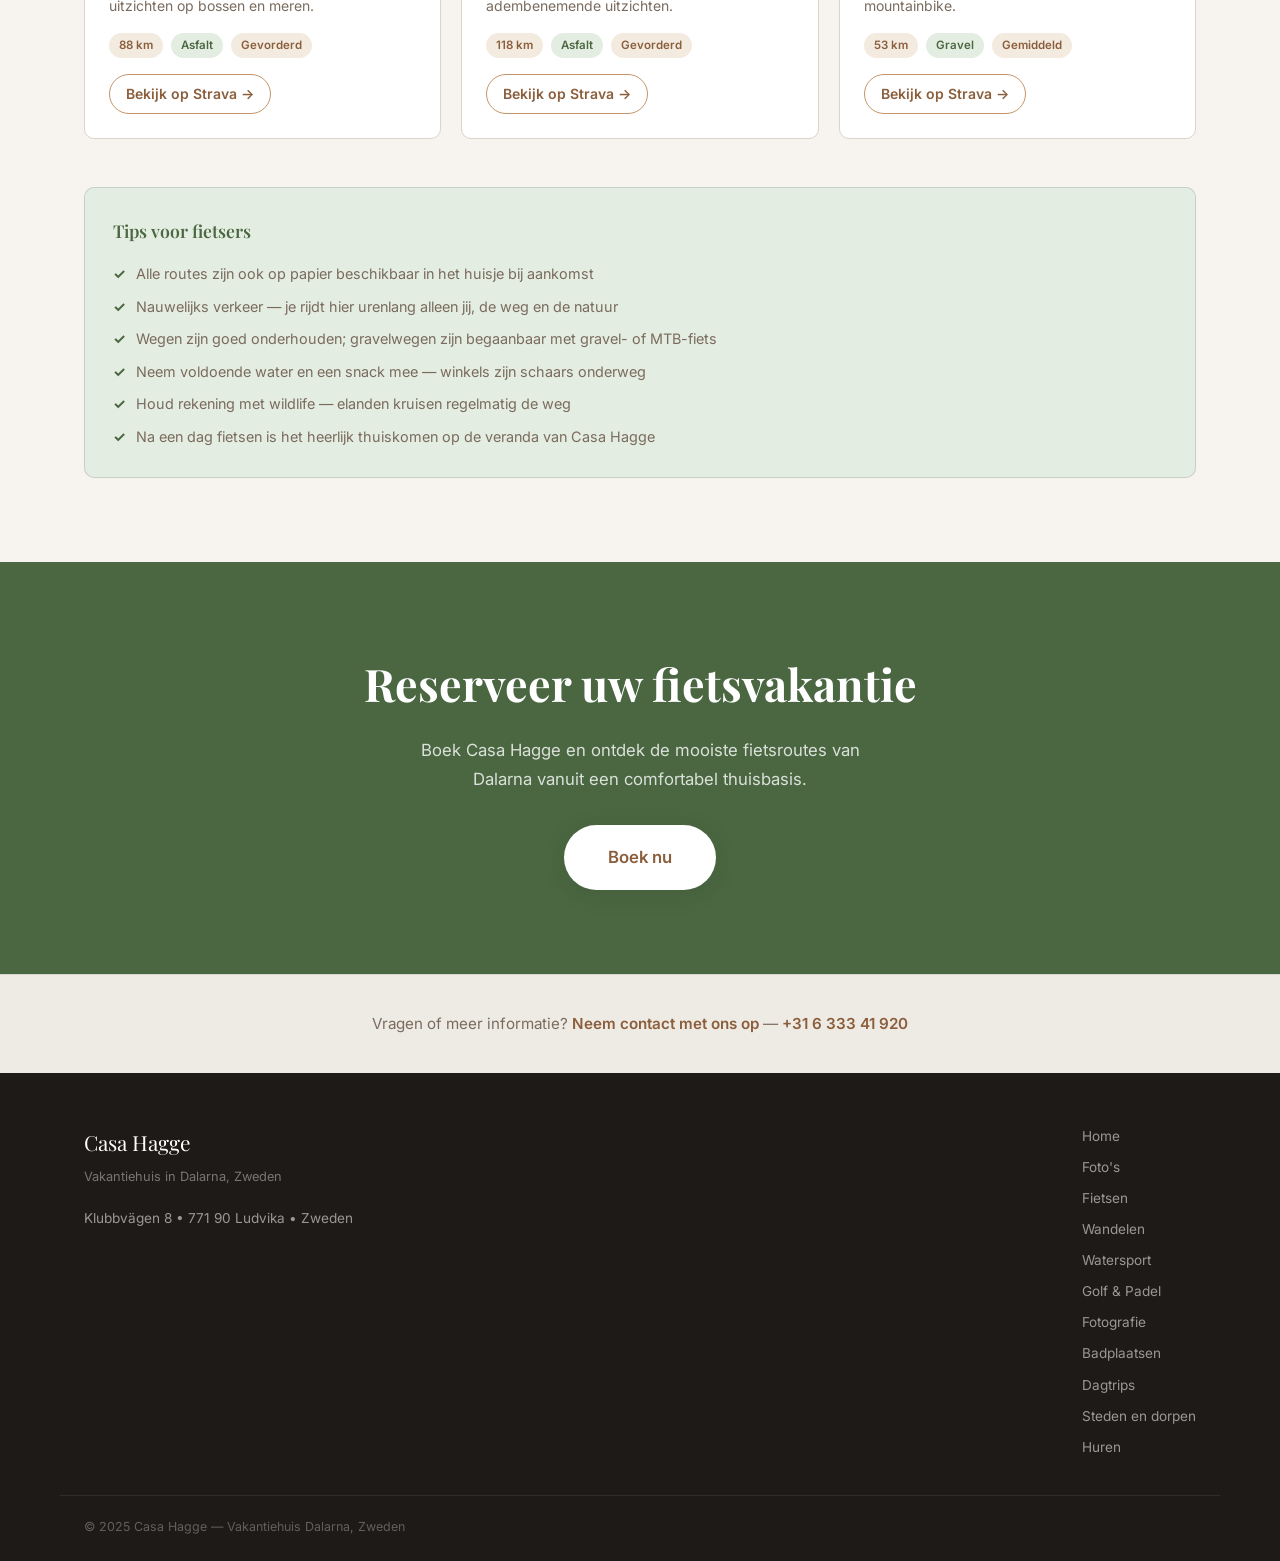
<file: fietsen.html>
<!DOCTYPE html>
<html lang="nl">
<head>
  <meta charset="UTF-8">
  <meta name="viewport" content="width=device-width, initial-scale=1.0">
  <meta name="description" content="Fietsen rondom Casa Hagge in Dalarna – rustige wegen, prachtige natuur en routes van 21 tot 100+ km. Bekijk onze favoriete routes op Strava.">
  <title>Fietsen – Casa Hagge</title>
  <link rel="stylesheet" href="styles.css">
</head>
<body>

<nav class="nav" id="nav">
  <div class="nav-inner">
    <a href="index.html" class="nav-logo">Casa <span>Hagge</span></a>
    <ul class="nav-links">
      <li><a href="index.html">Home</a></li>
      <li><a href="fotos.html">Foto's</a></li>
      <li>
        <a href="#" class="active">Activiteiten <span class="chevron"></span></a>
        <div class="nav-dropdown">
          <a href="fietsen.html">Fietsen</a>
          <a href="wandelen.html">Wandelen</a>
          <a href="watersport.html">Watersport</a>
          <a href="golf.html">Golf</a>
          <a href="fotografie.html">Fotografie</a>
        </div>
      </li>
      <li>
        <a href="#">Omgeving <span class="chevron"></span></a>
        <div class="nav-dropdown">
          <a href="badplaatsen.html">Badplaatsen</a>
          <a href="dagtrips.html">Dagtrips</a>
          <a href="steden-en-dorpen.html">Steden en dorpen</a>
        </div>
      </li>
      <li><a href="huren.html" class="btn-book">Huren</a></li>
    </ul>
    <button class="nav-hamburger" id="hamburger" aria-label="Menu openen">
      <span></span><span></span><span></span>
    </button>
  </div>
</nav>
<div class="nav-mobile" id="mobileNav">
  <a href="index.html">Home</a>
  <a href="fotos.html">Foto's</a>
  <div class="mobile-section-title">Activiteiten</div>
  <div class="mobile-sub">
    <a href="fietsen.html">Fietsen</a>
    <a href="wandelen.html">Wandelen</a>
    <a href="watersport.html">Watersport</a>
    <a href="golf.html">Golf</a>
    <a href="fotografie.html">Fotografie</a>
  </div>
  <div class="mobile-section-title">Omgeving</div>
  <div class="mobile-sub">
    <a href="badplaatsen.html">Badplaatsen</a>
    <a href="dagtrips.html">Dagtrips</a>
    <a href="steden-en-dorpen.html">Steden en dorpen</a>
  </div>
  <a href="huren.html">Huren</a>
</div>

<div class="page-hero">
  <div class="page-hero-inner">
    <span class="eyebrow">Activiteiten</span>
    <h1>Fietsen in Dalarna</h1>
    <p>Een paradijs voor fietsers – rustige wegen, prachtige natuur en nauwelijks verkeer. Vanuit Casa Hagge direct de natuur in.</p>
  </div>
</div>

<section class="section">
  <div class="container">
    <div class="prose" style="margin-bottom: 64px;">
      <p>Fietsen in de omgeving van Hagge, gelegen tussen Smedjebacken en Ludvika in Dalarna, biedt een perfecte mix van rust, natuur en typisch Zweedse charme. Dit deel van Zweden is minder toeristisch dan de bekendere plekken, waardoor je hier echt het gevoel hebt dat je even helemaal weg bent van de drukte.</p>
      <p>Vanuit Hagge kun je direct de natuur in fietsen. De wegen zijn rustig en slingeren door uitgestrekte bossen, langs kleine meren en over glooiende heuvels. Er zijn routes op gravelwegen voor gravel­fietsen en geasfalteerde wegen voor race­fietsen. Korte familierondes zijn snel te maken — het minimum op de weg is een rondje van 21 km om het meer. Routes van 100 km+ zijn zeker mogelijk.</p>
      <p>Alle routes zijn ook beschikbaar op papier bij aankomst in het huisje. Hieronder onze favoriete rondjes met een directe link naar Strava voor de route­details en hoogte­profielen.</p>
    </div>

    <div class="section-header">
      <span class="eyebrow">Onze routes</span>
      <h2>Favoriete fietsen­routes</h2>
      <p>Van een kort familierondje tot een serieuze 100 km+ tocht. Klik op "Bekijk op Strava" voor de volledige route­beschrijving en het hoogte­profiel.</p>
    </div>

    <div class="route-cards">

      <div class="route-card">
        <div class="route-card-num">Route 1</div>
        <h3>Hagge 21KM op de weg</h3>
        <p>De ideale startroute. Je rijdt een mooi rondje om het meer met uitzichten op het water en door het bos. Geschikt voor alle niveaus.</p>
        <div class="route-card-meta">
          <span class="route-tag">21 km</span>
          <span class="route-tag green">Asfalt</span>
          <span class="route-tag blue">Makkelijk</span>
        </div>
        <a class="route-card-link" href="https://www.strava.com/routes/3480619921509043636" target="_blank" rel="noopener">Bekijk op Strava &#8594;</a>
      </div>

      <div class="route-card">
        <div class="route-card-num">Route 2</div>
        <h3>Hagge 56KM op de weg</h3>
        <p>Glooiende route over goed onderhouden asfaltwegen vanuit Hagge. Afwisseling van open landschap, dorpjes en bos. Mooie uitzichten onderweg.</p>
        <div class="route-card-meta">
          <span class="route-tag">56 km</span>
          <span class="route-tag green">Asfalt</span>
          <span class="route-tag blue">Gemiddeld</span>
        </div>
        <a class="route-card-link" href="https://www.strava.com/routes/3480605275453044210" target="_blank" rel="noopener">Bekijk op Strava &#8594;</a>
      </div>

      <div class="route-card">
        <div class="route-card-num">Route 3</div>
        <h3>Hagge 62KM op de weg</h3>
        <p>Een langere versie langs meerdere meren in de regio. Spiegelgladde wateren, diepe bossen en typisch Zweedse dorpjes. En misschien zelfs een eland.</p>
        <div class="route-card-meta">
          <span class="route-tag">62 km</span>
          <span class="route-tag green">Asfalt</span>
          <span class="route-tag">Gemiddeld</span>
        </div>
        <a class="route-card-link" href="https://www.strava.com/routes/3480626103368745758" target="_blank" rel="noopener">Bekijk op Strava &#8594;</a>
      </div>

      <div class="route-card">
        <div class="route-card-num">Route 4</div>
        <h3>Hagge 88KM op de weg</h3>
        <p>Een serieuze dagtocht langs de mooiste wegen van de regio. Lange, glooiende routes met weinig verkeer en adembenemende uitzichten op bossen en meren.</p>
        <div class="route-card-meta">
          <span class="route-tag">88 km</span>
          <span class="route-tag green">Asfalt</span>
          <span class="route-tag">Gevorderd</span>
        </div>
        <a class="route-card-link" href="https://www.strava.com/routes/3480612871783237406" target="_blank" rel="noopener">Bekijk op Strava &#8594;</a>
      </div>

      <div class="route-card">
        <div class="route-card-num">Route 5</div>
        <h3>Hagge 118KM op de weg</h3>
        <p>Voor de serieuze fietser. Een volledige dagtocht door heel de regio Dalarna. Lange, glooiende routes met weinig verkeer en adembenemende uitzichten.</p>
        <div class="route-card-meta">
          <span class="route-tag">118 km</span>
          <span class="route-tag green">Asfalt</span>
          <span class="route-tag">Gevorderd</span>
        </div>
        <a class="route-card-link" href="https://www.strava.com/routes/3480629995954191200" target="_blank" rel="noopener">Bekijk op Strava &#8594;</a>
      </div>

      <div class="route-card">
        <div class="route-card-num">Route 6</div>
        <h3>Hagge 53KM gravelrit</h3>
        <p>Combineer asfalt en gravel in één rit. Ideaal wanneer je de omgeving op een gevarieerde manier wilt ontdekken op een gravel- of mountainbike.</p>
        <div class="route-card-meta">
          <span class="route-tag">53 km</span>
          <span class="route-tag green">Gravel</span>
          <span class="route-tag">Gemiddeld</span>
        </div>
        <a class="route-card-link" href="https://www.strava.com/routes/3480640167972167454" target="_blank" rel="noopener">Bekijk op Strava &#8594;</a>
      </div>

    </div>

    <div class="tips-box">
      <h3>Tips voor fietsers</h3>
      <ul>
        <li>Alle routes zijn ook op papier beschikbaar in het huisje bij aankomst</li>
        <li>Nauwelijks verkeer — je rijdt hier urenlang alleen jij, de weg en de natuur</li>
        <li>Wegen zijn goed onderhouden; gravelwegen zijn begaanbaar met gravel- of MTB-fiets</li>
        <li>Neem voldoende water en een snack mee — winkels zijn schaars onderweg</li>
        <li>Houd rekening met wildlife — elanden kruisen regelmatig de weg</li>
        <li>Na een dag fietsen is het heerlijk thuiskomen op de veranda van Casa Hagge</li>
      </ul>
    </div>
  </div>
</section>

<section class="section section-forest cta-section">
  <div class="container">
    <h2>Reserveer uw fietsvakantie</h2>
    <p>Boek Casa Hagge en ontdek de mooiste fietsroutes van Dalarna vanuit een comfortabel thuis­basis.</p>
    <a href="huren.html" class="btn btn-white btn-lg">Boek nu</a>
  </div>
</section>

<div class="contact-bar">
  <div class="container">
    <p>Vragen of meer informatie? <a href="tel:+31633341920">Neem contact met ons op</a> &mdash; <strong><a href="tel:+31633341920">+31 6 333 41 920</a></strong></p>
  </div>
</div>

<footer class="footer">
  <div class="footer-inner">
    <div>
      <div class="footer-brand">Casa Hagge</div>
      <div class="footer-tagline">Vakantiehuis in Dalarna, Zweden</div>
      <div class="footer-address">Klubbvägen 8 &bull; 771 90 Ludvika &bull; Zweden</div>
    </div>
    <div class="footer-links">
      <a href="index.html">Home</a>
      <a href="fotos.html">Foto's</a>
      <a href="fietsen.html">Fietsen</a>
      <a href="wandelen.html">Wandelen</a>
      <a href="watersport.html">Watersport</a>
      <a href="golf.html">Golf &amp; Padel</a>
      <a href="fotografie.html">Fotografie</a>
      <a href="badplaatsen.html">Badplaatsen</a>
      <a href="dagtrips.html">Dagtrips</a>
      <a href="steden-en-dorpen.html">Steden en dorpen</a>
      <a href="huren.html">Huren</a>
    </div>
  </div>
  <div class="footer-bottom">&copy; 2025 Casa Hagge &mdash; Vakantiehuis Dalarna, Zweden</div>
</footer>

<script src="main.js"></script>
</body>
</html>
</file>
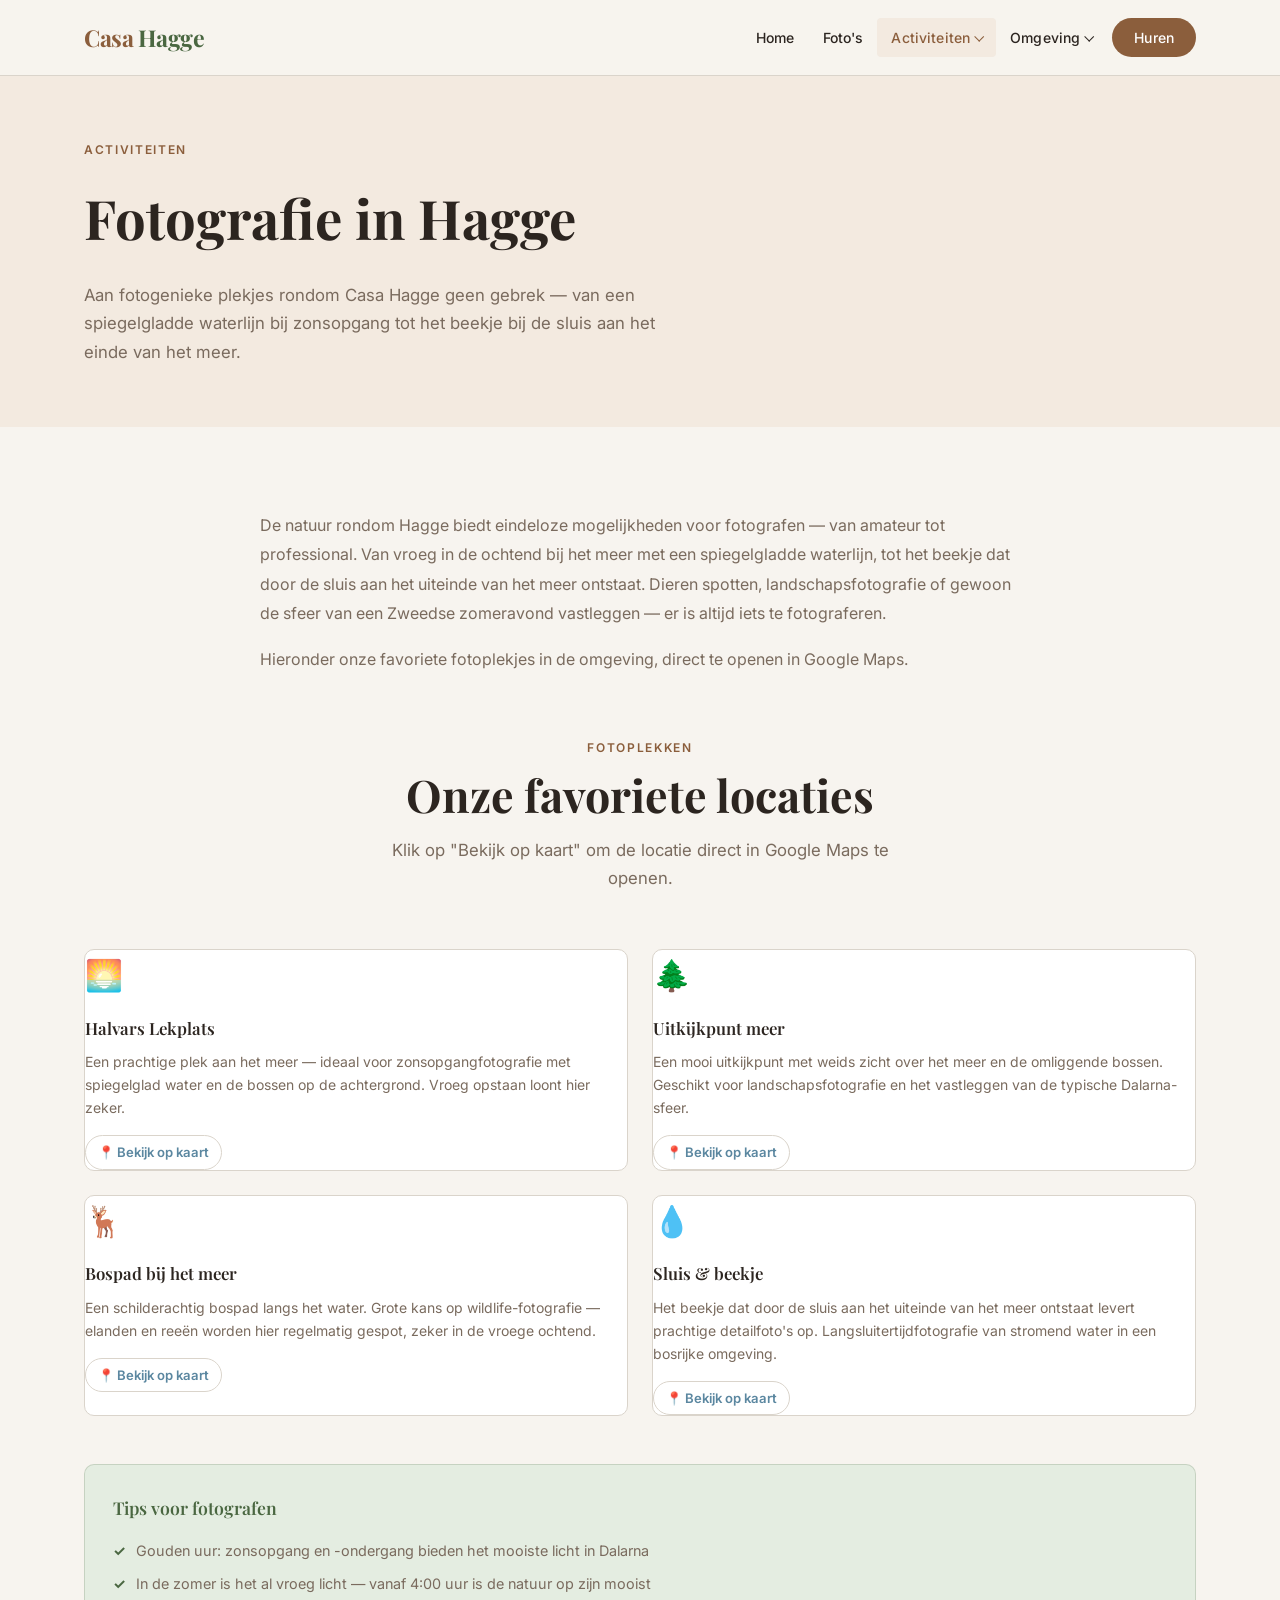
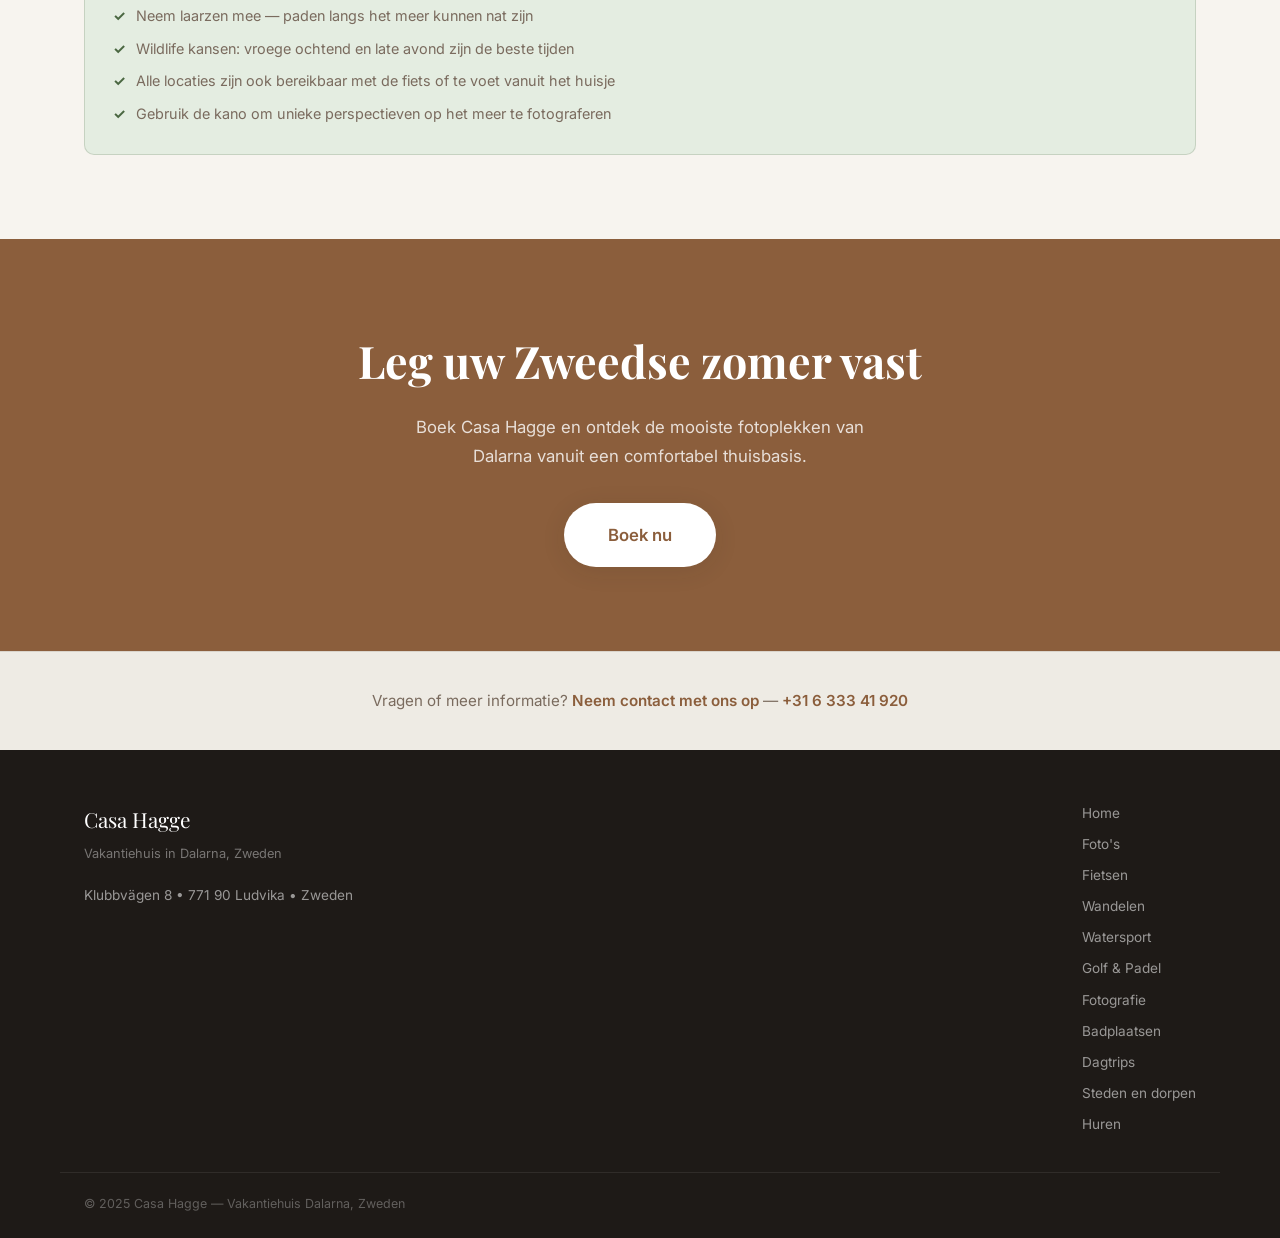
<file: fotografie.html>
<!DOCTYPE html>
<html lang="nl">
<head>
  <meta charset="UTF-8">
  <meta name="viewport" content="width=device-width, initial-scale=1.0">
  <meta name="description" content="Fotografie rondom Casa Hagge in Dalarna – ontdek de mooiste fotoplekjes bij het meer, het bos en de natuur.">
  <title>Fotografie – Casa Hagge</title>
  <link rel="stylesheet" href="styles.css">
</head>
<body>

<nav class="nav" id="nav">
  <div class="nav-inner">
    <a href="index.html" class="nav-logo">Casa <span>Hagge</span></a>
    <ul class="nav-links">
      <li><a href="index.html">Home</a></li>
      <li><a href="fotos.html">Foto's</a></li>
      <li>
        <a href="#" class="active">Activiteiten <span class="chevron"></span></a>
        <div class="nav-dropdown">
          <a href="fietsen.html">Fietsen</a>
          <a href="wandelen.html">Wandelen</a>
          <a href="watersport.html">Watersport</a>
          <a href="golf.html">Golf</a>
          <a href="fotografie.html">Fotografie</a>
        </div>
      </li>
      <li>
        <a href="#">Omgeving <span class="chevron"></span></a>
        <div class="nav-dropdown">
          <a href="badplaatsen.html">Badplaatsen</a>
          <a href="dagtrips.html">Dagtrips</a>
          <a href="steden-en-dorpen.html">Steden en dorpen</a>
        </div>
      </li>
      <li><a href="huren.html" class="btn-book">Huren</a></li>
    </ul>
    <button class="nav-hamburger" id="hamburger" aria-label="Menu openen">
      <span></span><span></span><span></span>
    </button>
  </div>
</nav>
<div class="nav-mobile" id="mobileNav">
  <a href="index.html">Home</a>
  <a href="fotos.html">Foto's</a>
  <div class="mobile-section-title">Activiteiten</div>
  <div class="mobile-sub">
    <a href="fietsen.html">Fietsen</a>
    <a href="wandelen.html">Wandelen</a>
    <a href="watersport.html">Watersport</a>
    <a href="golf.html">Golf</a>
    <a href="fotografie.html">Fotografie</a>
  </div>
  <div class="mobile-section-title">Omgeving</div>
  <div class="mobile-sub">
    <a href="badplaatsen.html">Badplaatsen</a>
    <a href="dagtrips.html">Dagtrips</a>
    <a href="steden-en-dorpen.html">Steden en dorpen</a>
  </div>
  <a href="huren.html">Huren</a>
</div>

<div class="page-hero">
  <div class="page-hero-inner">
    <span class="eyebrow">Activiteiten</span>
    <h1>Fotografie in Hagge</h1>
    <p>Aan fotogenieke plekjes rondom Casa Hagge geen gebrek — van een spiegelgladde waterlijn bij zonsopgang tot het beekje bij de sluis aan het einde van het meer.</p>
  </div>
</div>

<section class="section">
  <div class="container">

    <div class="prose" style="margin-bottom: 64px;">
      <p>De natuur rondom Hagge biedt eindeloze mogelijkheden voor fotografen — van amateur tot professional. Van vroeg in de ochtend bij het meer met een spiegelgladde waterlijn, tot het beekje dat door de sluis aan het uiteinde van het meer ontstaat. Dieren spotten, landschapsfotografie of gewoon de sfeer van een Zweedse zomeravond vastleggen — er is altijd iets te fotograferen.</p>
      <p>Hieronder onze favoriete fotoplekjes in de omgeving, direct te openen in Google Maps.</p>
    </div>

    <div class="section-header">
      <span class="eyebrow">Fotoplekken</span>
      <h2>Onze favoriete locaties</h2>
      <p>Klik op "Bekijk op kaart" om de locatie direct in Google Maps te openen.</p>
    </div>

    <div class="location-cards">

      <div class="location-card">
        <div class="location-icon">🌅</div>
        <h3>Halvars Lekplats</h3>
        <p>Een prachtige plek aan het meer — ideaal voor zonsopgang­fotografie met spiegelglad water en de bossen op de achtergrond. Vroeg opstaan loont hier zeker.</p>
        <a href="https://www.google.com/maps/place/Halvars+Lekplats/@60.1179974,15.2622001,17.01z" target="_blank" rel="noopener">&#128205; Bekijk op kaart</a>
      </div>

      <div class="location-card">
        <div class="location-icon">🌲</div>
        <h3>Uitkijkpunt meer</h3>
        <p>Een mooi uitkijkpunt met weids zicht over het meer en de omliggende bossen. Geschikt voor landschapsfotografie en het vastleggen van de typische Dalarna-sfeer.</p>
        <a href="https://www.google.com/maps/@60.1759365,15.3046132,17z" target="_blank" rel="noopener">&#128205; Bekijk op kaart</a>
      </div>

      <div class="location-card">
        <div class="location-icon">🦌</div>
        <h3>Bospad bij het meer</h3>
        <p>Een schilderachtig bospad langs het water. Grote kans op wildlife-fotografie — elanden en reeën worden hier regelmatig gespot, zeker in de vroege ochtend.</p>
        <a href="https://www.google.com/maps/@60.1771419,15.2964936,3a,75y,309.84h,96.08t/data=!3m7!1e1!3m5!1saSk2fJ3m1-yoJp8KpIF0uA!2e0!6shttps:%2F%2Fstreetviewpixels-pa.googleapis.com%2Fv1%2Fthumbnail%3Fcb_client%3Dmaps_sv.tactile%26w%3D900%26h%3D600%26pitch%3D-6.08%26panoid%3DaSk2fJ3m1-yoJp8KpIF0uA%26yaw%3D309.84!7i16384!8i8192" target="_blank" rel="noopener">&#128205; Bekijk op kaart</a>
      </div>

      <div class="location-card">
        <div class="location-icon">💧</div>
        <h3>Sluis &amp; beekje</h3>
        <p>Het beekje dat door de sluis aan het uiteinde van het meer ontstaat levert prachtige detailfoto's op. Lang­sluitertijdfotografie van stromend water in een bosrijke omgeving.</p>
        <a href="https://www.google.com/maps/@60.1243768,15.282348,3a,75y,314.51h,83.83t/data=!3m7!1e1!3m5!1sharsOw-dPiNNPfZaUafC4A!2e0!6shttps:%2F%2Fstreetviewpixels-pa.googleapis.com%2Fv1%2Fthumbnail%3Fcb_client%3Dmaps_sv.tactile%26w%3D900%26h%3D600%26pitch%3D6.17%26panoid%3DharsOw-dPiNNPfZaUafC4A%26yaw%3D314.51!7i16384!8i8192" target="_blank" rel="noopener">&#128205; Bekijk op kaart</a>
      </div>

    </div>

    <div class="tips-box" style="margin-top: 48px;">
      <h3>Tips voor fotografen</h3>
      <ul>
        <li>Gouden uur: zonsopgang en -ondergang bieden het mooiste licht in Dalarna</li>
        <li>In de zomer is het al vroeg licht — vanaf 4:00 uur is de natuur op zijn mooist</li>
        <li>Neem laarzen mee — paden langs het meer kunnen nat zijn</li>
        <li>Wildlife kansen: vroege ochtend en late avond zijn de beste tijden</li>
        <li>Alle locaties zijn ook bereikbaar met de fiets of te voet vanuit het huisje</li>
        <li>Gebruik de kano om unieke perspectieven op het meer te fotograferen</li>
      </ul>
    </div>

  </div>
</section>

<section class="section section-wood cta-section">
  <div class="container">
    <h2>Leg uw Zweedse zomer vast</h2>
    <p>Boek Casa Hagge en ontdek de mooiste fotoplekken van Dalarna vanuit een comfortabel thuisbasis.</p>
    <a href="huren.html" class="btn btn-white btn-lg">Boek nu</a>
  </div>
</section>

<div class="contact-bar">
  <div class="container">
    <p>Vragen of meer informatie? <a href="tel:+31633341920">Neem contact met ons op</a> &mdash; <strong><a href="tel:+31633341920">+31 6 333 41 920</a></strong></p>
  </div>
</div>

<footer class="footer">
  <div class="footer-inner">
    <div>
      <div class="footer-brand">Casa Hagge</div>
      <div class="footer-tagline">Vakantiehuis in Dalarna, Zweden</div>
      <div class="footer-address">Klubbvägen 8 &bull; 771 90 Ludvika &bull; Zweden</div>
    </div>
    <div class="footer-links">
      <a href="index.html">Home</a>
      <a href="fotos.html">Foto's</a>
      <a href="fietsen.html">Fietsen</a>
      <a href="wandelen.html">Wandelen</a>
      <a href="watersport.html">Watersport</a>
      <a href="golf.html">Golf &amp; Padel</a>
      <a href="fotografie.html">Fotografie</a>
      <a href="badplaatsen.html">Badplaatsen</a>
      <a href="dagtrips.html">Dagtrips</a>
      <a href="steden-en-dorpen.html">Steden en dorpen</a>
      <a href="huren.html">Huren</a>
    </div>
  </div>
  <div class="footer-bottom">&copy; 2025 Casa Hagge &mdash; Vakantiehuis Dalarna, Zweden</div>
</footer>

<script src="main.js"></script>
</body>
</html>
</file>
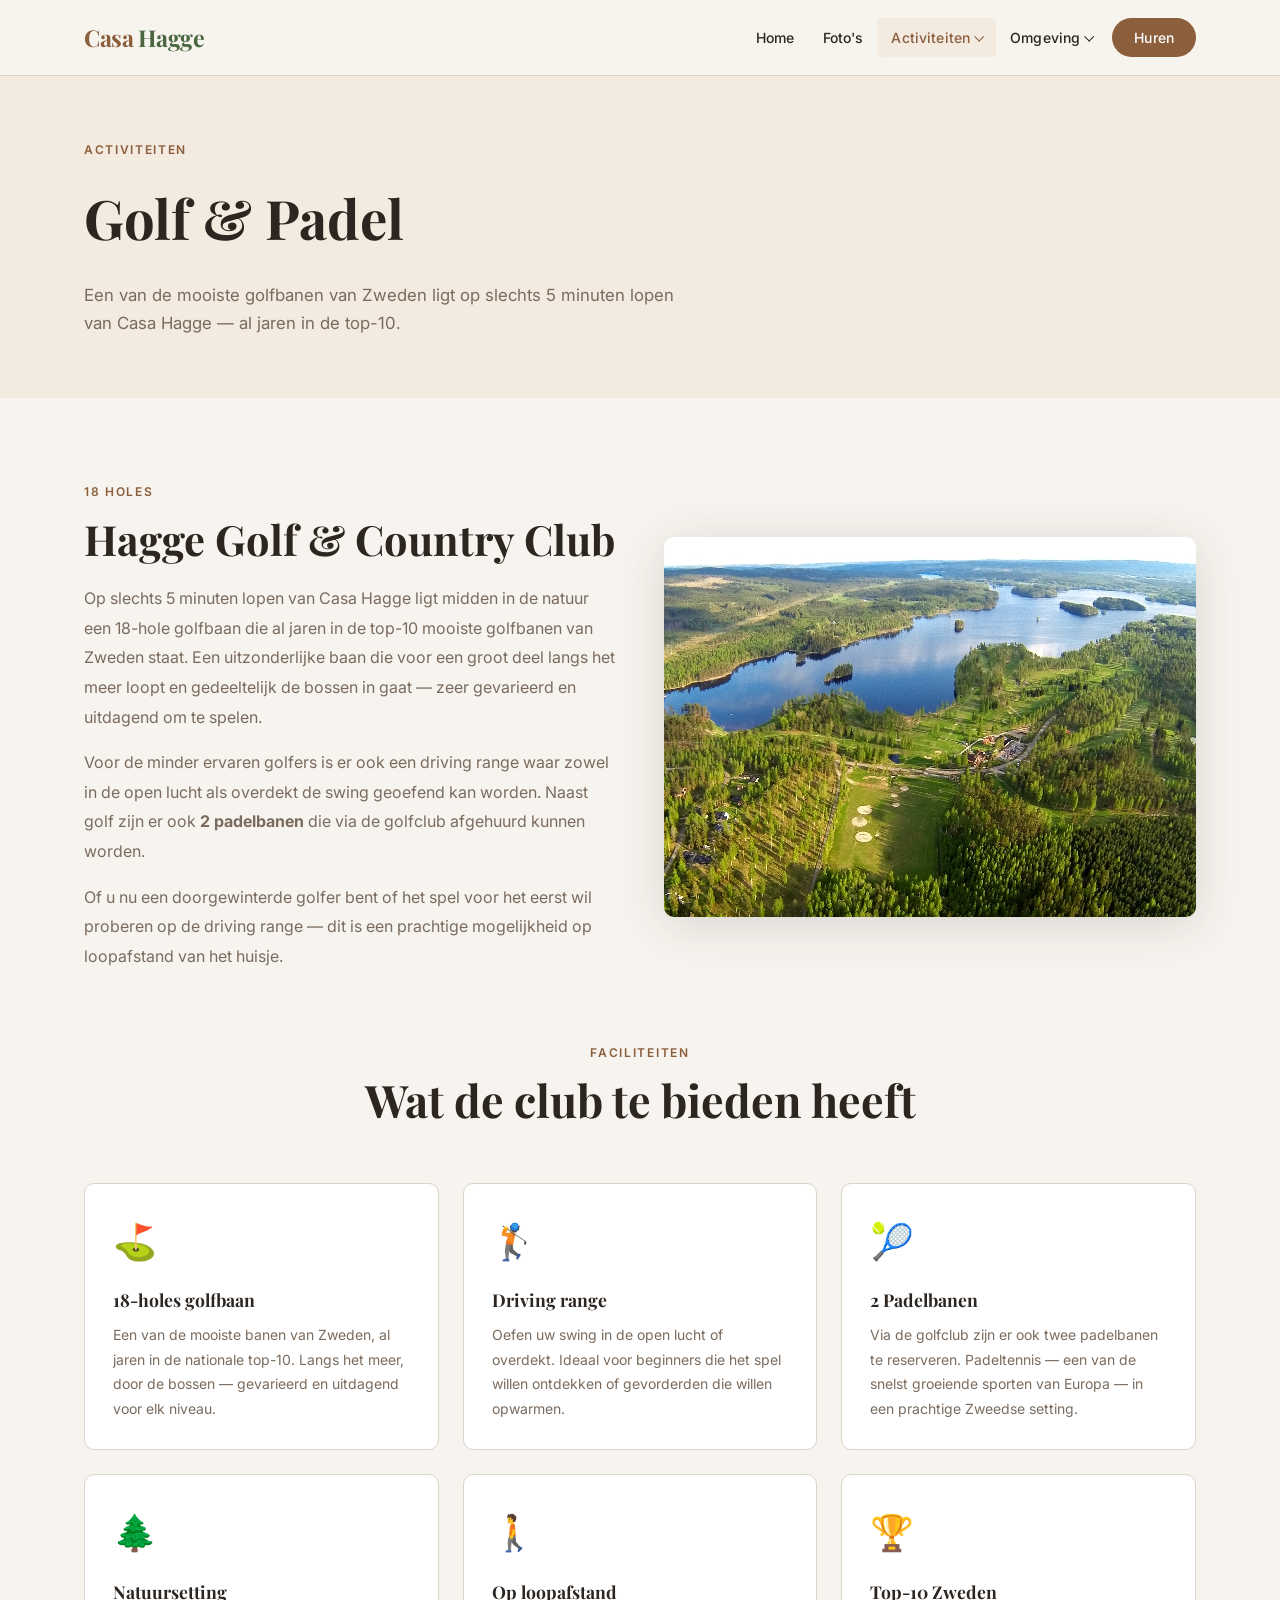
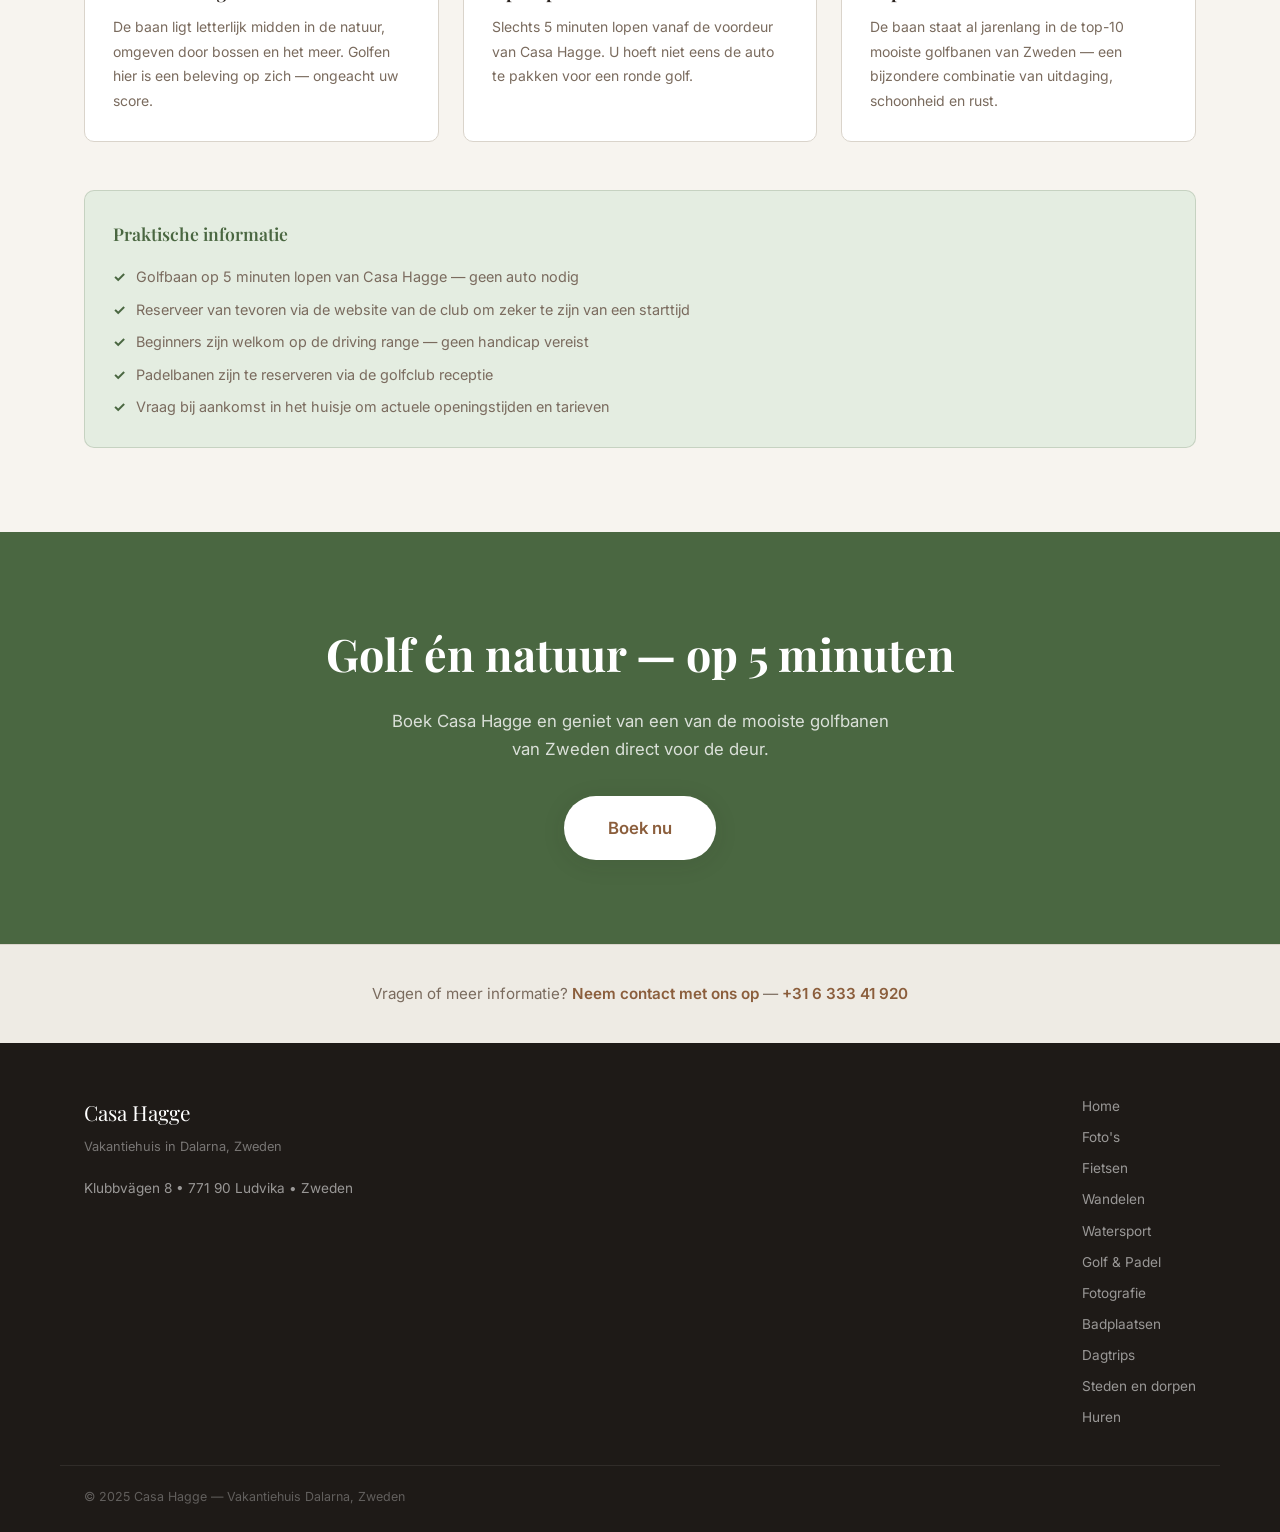
<file: golf.html>
<!DOCTYPE html>
<html lang="nl">
<head>
  <meta charset="UTF-8">
  <meta name="viewport" content="width=device-width, initial-scale=1.0">
  <meta name="description" content="Golf bij Casa Hagge – een 18-hole golfbaan in de top-10 van Zweden op 5 minuten lopen. Ook driving range en 2 padelbanen.">
  <title>Golf &amp; Padel – Casa Hagge</title>
  <link rel="stylesheet" href="styles.css">
</head>
<body>

<nav class="nav" id="nav">
  <div class="nav-inner">
    <a href="index.html" class="nav-logo">Casa <span>Hagge</span></a>
    <ul class="nav-links">
      <li><a href="index.html">Home</a></li>
      <li><a href="fotos.html">Foto's</a></li>
      <li>
        <a href="#" class="active">Activiteiten <span class="chevron"></span></a>
        <div class="nav-dropdown">
          <a href="fietsen.html">Fietsen</a>
          <a href="wandelen.html">Wandelen</a>
          <a href="watersport.html">Watersport</a>
          <a href="golf.html">Golf</a>
          <a href="fotografie.html">Fotografie</a>
        </div>
      </li>
      <li>
        <a href="#">Omgeving <span class="chevron"></span></a>
        <div class="nav-dropdown">
          <a href="badplaatsen.html">Badplaatsen</a>
          <a href="dagtrips.html">Dagtrips</a>
          <a href="steden-en-dorpen.html">Steden en dorpen</a>
        </div>
      </li>
      <li><a href="huren.html" class="btn-book">Huren</a></li>
    </ul>
    <button class="nav-hamburger" id="hamburger" aria-label="Menu openen">
      <span></span><span></span><span></span>
    </button>
  </div>
</nav>
<div class="nav-mobile" id="mobileNav">
  <a href="index.html">Home</a>
  <a href="fotos.html">Foto's</a>
  <div class="mobile-section-title">Activiteiten</div>
  <div class="mobile-sub">
    <a href="fietsen.html">Fietsen</a>
    <a href="wandelen.html">Wandelen</a>
    <a href="watersport.html">Watersport</a>
    <a href="golf.html">Golf</a>
    <a href="fotografie.html">Fotografie</a>
  </div>
  <div class="mobile-section-title">Omgeving</div>
  <div class="mobile-sub">
    <a href="badplaatsen.html">Badplaatsen</a>
    <a href="dagtrips.html">Dagtrips</a>
    <a href="steden-en-dorpen.html">Steden en dorpen</a>
  </div>
  <a href="huren.html">Huren</a>
</div>

<div class="page-hero">
  <div class="page-hero-inner">
    <span class="eyebrow">Activiteiten</span>
    <h1>Golf &amp; Padel</h1>
    <p>Een van de mooiste golfbanen van Zweden ligt op slechts 5 minuten lopen van Casa Hagge — al jaren in de top-10.</p>
  </div>
</div>

<section class="section">
  <div class="container">

    <div style="display: grid; grid-template-columns: 1fr 1fr; gap: 48px; align-items: center; margin-bottom: 72px;">
      <div>
        <span class="eyebrow" style="color: var(--wood); display: block; margin-bottom: 12px;">18 holes</span>
        <h2 style="font-family: var(--font-heading); font-size: clamp(1.8rem,3.5vw,2.6rem); font-weight: 700; margin-bottom: 20px; line-height: 1.2;">Hagge Golf &amp; Country Club</h2>
        <p style="color: var(--text-muted); line-height: 1.85; margin-bottom: 16px;">Op slechts 5 minuten lopen van Casa Hagge ligt midden in de natuur een 18-hole golfbaan die al jaren in de top-10 mooiste golfbanen van Zweden staat. Een uitzonderlijke baan die voor een groot deel langs het meer loopt en gedeeltelijk de bossen in gaat — zeer gevarieerd en uitdagend om te spelen.</p>
        <p style="color: var(--text-muted); line-height: 1.85; margin-bottom: 16px;">Voor de minder ervaren golfers is er ook een driving range waar zowel in de open lucht als overdekt de swing geoefend kan worden. Naast golf zijn er ook <strong>2 padelbanen</strong> die via de golfclub afgehuurd kunnen worden.</p>
        <p style="color: var(--text-muted); line-height: 1.85;">Of u nu een doorgewinterde golfer bent of het spel voor het eerst wil proberen op de driving range — dit is een prachtige mogelijkheid op loopafstand van het huisje.</p>
      </div>
      <div>
        <img src="golfbaan1.jpg" alt="Golfbaan Hagge" style="border-radius: var(--radius-lg); width: 100%; height: 380px; object-fit: cover; box-shadow: var(--shadow-lg);">
      </div>
    </div>

    <div class="section-header">
      <span class="eyebrow">Faciliteiten</span>
      <h2>Wat de club te bieden heeft</h2>
    </div>

    <div class="watersport-grid">
      <div class="watersport-card">
        <div class="icon">⛳</div>
        <h3>18-holes golfbaan</h3>
        <p>Een van de mooiste banen van Zweden, al jaren in de nationale top-10. Langs het meer, door de bossen — gevarieerd en uitdagend voor elk niveau.</p>
      </div>
      <div class="watersport-card">
        <div class="icon">🏌️</div>
        <h3>Driving range</h3>
        <p>Oefen uw swing in de open lucht of overdekt. Ideaal voor beginners die het spel willen ontdekken of gevorderden die willen opwarmen.</p>
      </div>
      <div class="watersport-card">
        <div class="icon">🎾</div>
        <h3>2 Padelbanen</h3>
        <p>Via de golfclub zijn er ook twee padelbanen te reserveren. Padeltennis — een van de snelst groeiende sporten van Europa — in een prachtige Zweedse setting.</p>
      </div>
      <div class="watersport-card">
        <div class="icon">🌲</div>
        <h3>Natuur­setting</h3>
        <p>De baan ligt letterlijk midden in de natuur, omgeven door bossen en het meer. Golfen hier is een beleving op zich — ongeacht uw score.</p>
      </div>
      <div class="watersport-card">
        <div class="icon">🚶</div>
        <h3>Op loopafstand</h3>
        <p>Slechts 5 minuten lopen vanaf de voordeur van Casa Hagge. U hoeft niet eens de auto te pakken voor een ronde golf.</p>
      </div>
      <div class="watersport-card">
        <div class="icon">🏆</div>
        <h3>Top-10 Zweden</h3>
        <p>De baan staat al jarenlang in de top-10 mooiste golfbanen van Zweden — een bijzondere combinatie van uitdaging, schoonheid en rust.</p>
      </div>
    </div>

    <div class="tips-box">
      <h3>Praktische informatie</h3>
      <ul>
        <li>Golfbaan op 5 minuten lopen van Casa Hagge — geen auto nodig</li>
        <li>Reserveer van tevoren via de website van de club om zeker te zijn van een starttijd</li>
        <li>Beginners zijn welkom op de driving range — geen handicap vereist</li>
        <li>Padelbanen zijn te reserveren via de golfclub receptie</li>
        <li>Vraag bij aankomst in het huisje om actuele openingstijden en tarieven</li>
      </ul>
    </div>

  </div>
</section>

<section class="section section-forest cta-section">
  <div class="container">
    <h2>Golf én natuur — op 5 minuten</h2>
    <p>Boek Casa Hagge en geniet van een van de mooiste golfbanen van Zweden direct voor de deur.</p>
    <a href="huren.html" class="btn btn-white btn-lg">Boek nu</a>
  </div>
</section>

<div class="contact-bar">
  <div class="container">
    <p>Vragen of meer informatie? <a href="tel:+31633341920">Neem contact met ons op</a> &mdash; <strong><a href="tel:+31633341920">+31 6 333 41 920</a></strong></p>
  </div>
</div>

<footer class="footer">
  <div class="footer-inner">
    <div>
      <div class="footer-brand">Casa Hagge</div>
      <div class="footer-tagline">Vakantiehuis in Dalarna, Zweden</div>
      <div class="footer-address">Klubbvägen 8 &bull; 771 90 Ludvika &bull; Zweden</div>
    </div>
    <div class="footer-links">
      <a href="index.html">Home</a>
      <a href="fotos.html">Foto's</a>
      <a href="fietsen.html">Fietsen</a>
      <a href="wandelen.html">Wandelen</a>
      <a href="watersport.html">Watersport</a>
      <a href="golf.html">Golf &amp; Padel</a>
      <a href="fotografie.html">Fotografie</a>
      <a href="badplaatsen.html">Badplaatsen</a>
      <a href="dagtrips.html">Dagtrips</a>
      <a href="steden-en-dorpen.html">Steden en dorpen</a>
      <a href="huren.html">Huren</a>
    </div>
  </div>
  <div class="footer-bottom">&copy; 2025 Casa Hagge &mdash; Vakantiehuis Dalarna, Zweden</div>
</footer>

<script src="main.js"></script>
</body>
</html>
</file>
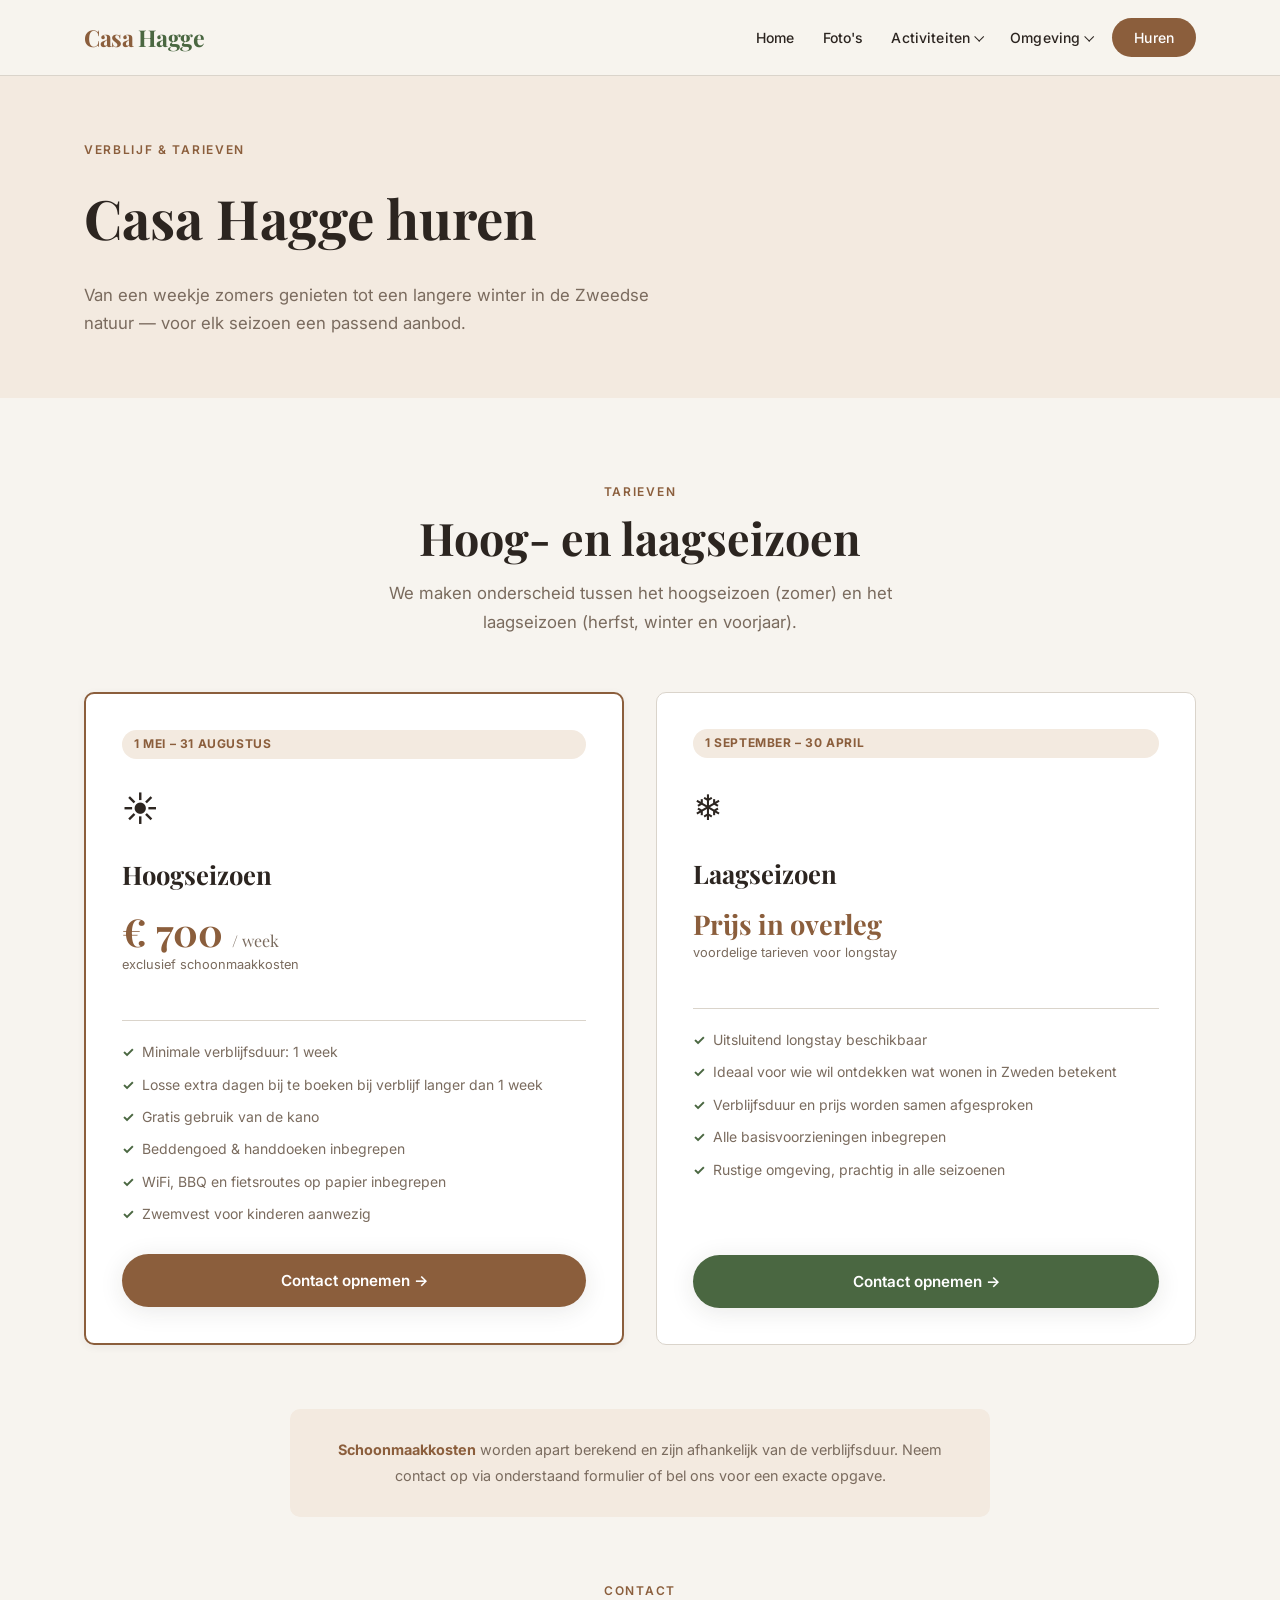
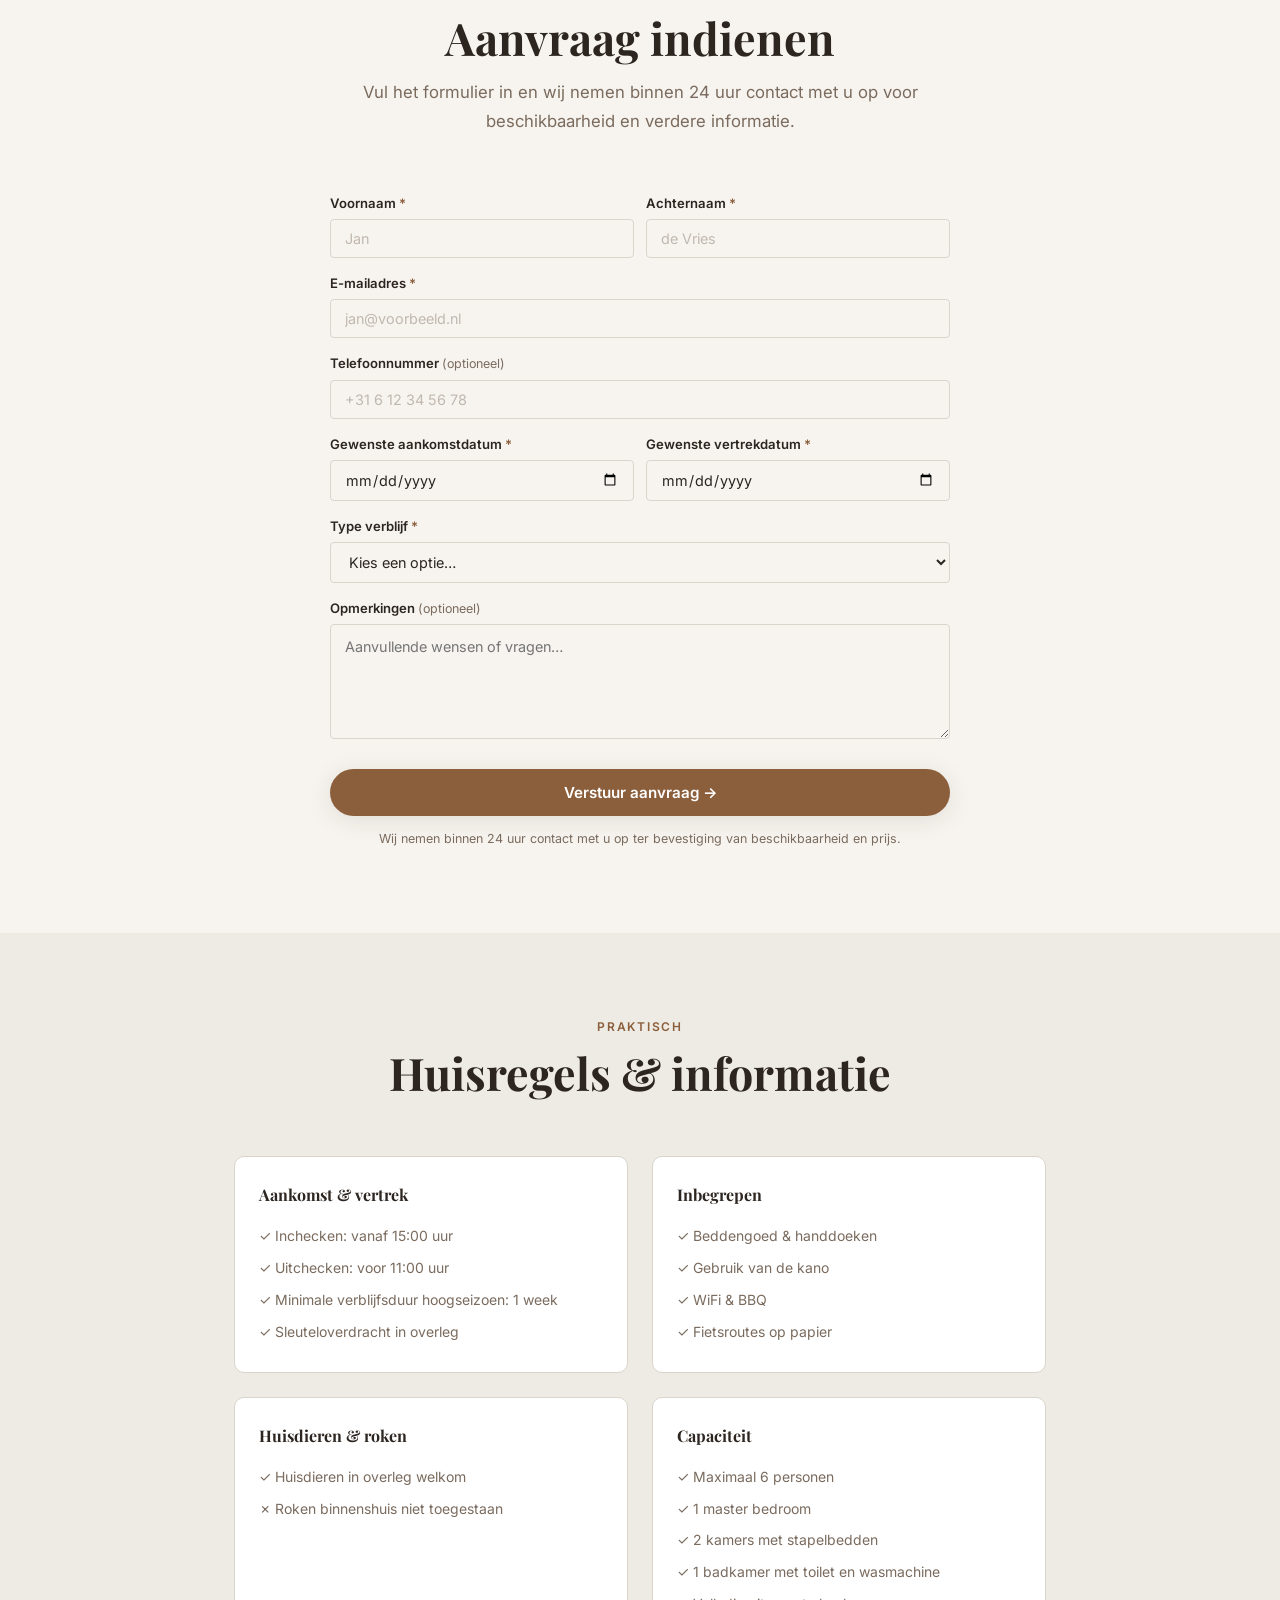
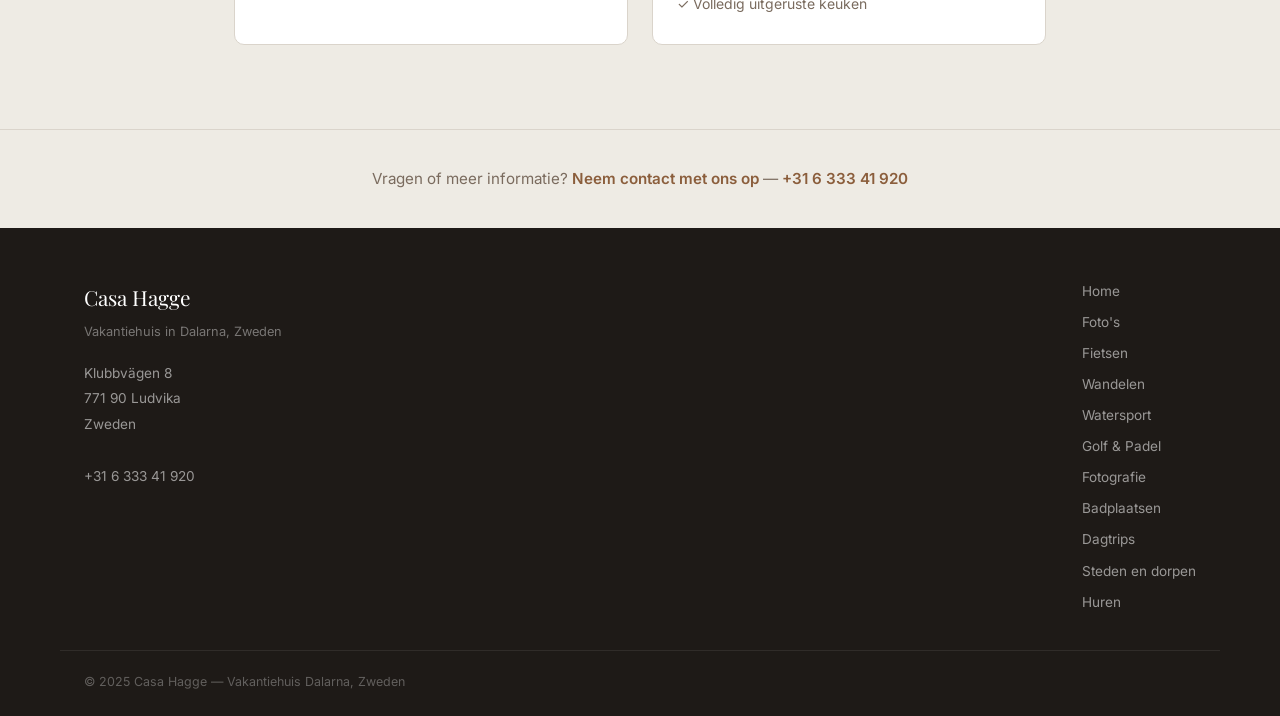
<file: huren.html>
<!DOCTYPE html>
<html lang="nl">
<head>
  <meta charset="UTF-8">
  <meta name="viewport" content="width=device-width, initial-scale=1.0">
  <meta name="description" content="Casa Hagge huren – weekprijzen in het hoogseizoen en longstay in het laagseizoen. Vakantiehuis in Dalarna, Zweden.">
  <title>Huren – Casa Hagge</title>
  <link rel="stylesheet" href="styles.css">
</head>
<body>

<nav class="nav" id="nav">
  <div class="nav-inner">
    <a href="index.html" class="nav-logo">Casa <span>Hagge</span></a>
    <ul class="nav-links">
      <li><a href="index.html">Home</a></li>
      <li><a href="fotos.html">Foto's</a></li>
      <li>
        <a href="#">Activiteiten <span class="chevron"></span></a>
        <div class="nav-dropdown">
          <a href="fietsen.html">Fietsen</a>
          <a href="wandelen.html">Wandelen</a>
          <a href="watersport.html">Watersport</a>
          <a href="golf.html">Golf</a>
          <a href="fotografie.html">Fotografie</a>
        </div>
      </li>
      <li>
        <a href="#">Omgeving <span class="chevron"></span></a>
        <div class="nav-dropdown">
          <a href="badplaatsen.html">Badplaatsen</a>
          <a href="dagtrips.html">Dagtrips</a>
          <a href="steden-en-dorpen.html">Steden en dorpen</a>
        </div>
      </li>
      <li><a href="huren.html" class="btn-book active">Huren</a></li>
    </ul>
    <button class="nav-hamburger" id="hamburger" aria-label="Menu openen">
      <span></span><span></span><span></span>
    </button>
  </div>
</nav>
<div class="nav-mobile" id="mobileNav">
  <a href="index.html">Home</a>
  <a href="fotos.html">Foto's</a>
  <div class="mobile-section-title">Activiteiten</div>
  <div class="mobile-sub">
    <a href="fietsen.html">Fietsen</a>
    <a href="wandelen.html">Wandelen</a>
    <a href="watersport.html">Watersport</a>
    <a href="golf.html">Golf</a>
    <a href="fotografie.html">Fotografie</a>
  </div>
  <div class="mobile-section-title">Omgeving</div>
  <div class="mobile-sub">
    <a href="badplaatsen.html">Badplaatsen</a>
    <a href="dagtrips.html">Dagtrips</a>
    <a href="steden-en-dorpen.html">Steden en dorpen</a>
  </div>
  <a href="huren.html">Huren</a>
</div>

<!-- ── Page Hero ──────────────────────────────────────── -->
<div class="page-hero">
  <div class="page-hero-inner">
    <span class="eyebrow">Verblijf &amp; tarieven</span>
    <h1>Casa Hagge huren</h1>
    <p>Van een weekje zomers genieten tot een langere winter in de Zweedse natuur — voor elk seizoen een passend aanbod.</p>
  </div>
</div>

<!-- ── Pricing ─────────────────────────────────────────── -->
<section class="section">
  <div class="container">

    <div class="section-header">
      <span class="eyebrow">Tarieven</span>
      <h2>Hoog- en laagseizoen</h2>
      <p>We maken onderscheid tussen het hoogseizoen (zomer) en het laagseizoen (herfst, winter en voorjaar).</p>
    </div>

    <div class="pricing-grid">

      <!-- Hoogseizoen -->
      <div class="pricing-card featured">
        <div class="pricing-badge" style="background:var(--wood-pale); color:var(--wood);">1 mei &ndash; 31 augustus</div>
        <div class="pricing-icon">&#9728;&#65039;</div>
        <h2>Hoogseizoen</h2>
        <div class="pricing-price">&euro; 700 <span>/ week</span></div>
        <p class="pricing-note">exclusief schoonmaakkosten</p>
        <hr class="pricing-divider">
        <ul>
          <li>Minimale verblijfsduur: 1 week</li>
          <li>Losse extra dagen bij te boeken bij verblijf langer dan 1 week</li>
          <li>Gratis gebruik van de kano</li>
          <li>Beddengoed &amp; handdoeken inbegrepen</li>
          <li>WiFi, BBQ en fietsroutes op papier inbegrepen</li>
          <li>Zwemvest voor kinderen aanwezig</li>
        </ul>
        <a href="#aanvragen" class="btn btn-primary" style="text-align:center; justify-content:center;">Contact opnemen &#8594;</a>
      </div>

      <!-- Laagseizoen -->
      <div class="pricing-card">
        <div class="pricing-badge">1 september &ndash; 30 april</div>
        <div class="pricing-icon">&#10052;&#65039;</div>
        <h2>Laagseizoen</h2>
        <div class="pricing-price" style="font-size:1.7rem;">Prijs in overleg</div>
        <p class="pricing-note">voordelige tarieven voor longstay</p>
        <hr class="pricing-divider">
        <ul>
          <li>Uitsluitend longstay beschikbaar</li>
          <li>Ideaal voor wie wil ontdekken wat wonen in Zweden betekent</li>
          <li>Verblijfsduur en prijs worden samen afgesproken</li>
          <li>Alle basisvoorzieningen inbegrepen</li>
          <li>Rustige omgeving, prachtig in alle seizoenen</li>
        </ul>
        <a href="#aanvragen" class="btn btn-primary" style="text-align:center; justify-content:center; background:var(--forest);">Contact opnemen &#8594;</a>
      </div>

    </div>

    <!-- Toelichting -->
    <div style="background:var(--wood-pale); border-radius:var(--radius-lg); padding:28px; max-width:700px; margin:0 auto 64px; text-align:center;">
      <p style="font-size:.9rem; color:var(--text-muted); line-height:1.8;">
        <strong style="color:var(--wood);">Schoonmaakkosten</strong> worden apart berekend en zijn afhankelijk van de verblijfsduur. Neem contact op via onderstaand formulier of bel ons voor een exacte opgave.
      </p>
    </div>

    <!-- ── Aanvraagformulier ──────────────────────────── -->
    <div id="aanvragen">
      <div class="section-header">
        <span class="eyebrow">Contact</span>
        <h2>Aanvraag indienen</h2>
        <p>Vul het formulier in en wij nemen binnen 24 uur contact met u op voor beschikbaarheid en verdere informatie.</p>
      </div>

      <div style="max-width:620px; margin:0 auto;">
        <form id="huurForm" action="https://formspree.io/f/mqejzkll" method="POST" novalidate>

          <div class="form-row">
            <div class="form-group">
              <label for="firstName">Voornaam <span style="color:var(--wood)">*</span></label>
              <input type="text" id="firstName" name="firstName" placeholder="Jan" required>
            </div>
            <div class="form-group">
              <label for="lastName">Achternaam <span style="color:var(--wood)">*</span></label>
              <input type="text" id="lastName" name="lastName" placeholder="de Vries" required>
            </div>
          </div>

          <div class="form-group">
            <label for="email">E-mailadres <span style="color:var(--wood)">*</span></label>
            <input type="email" id="email" name="email" placeholder="jan@voorbeeld.nl" required>
          </div>

          <div class="form-group">
            <label for="phone">Telefoonnummer <span class="opt">(optioneel)</span></label>
            <input type="tel" id="phone" name="phone" placeholder="+31 6 12 34 56 78">
          </div>

          <div class="form-row">
            <div class="form-group">
              <label for="arrival">Gewenste aankomstdatum <span style="color:var(--wood)">*</span></label>
              <input type="date" id="arrival" name="arrival" required>
            </div>
            <div class="form-group">
              <label for="departure">Gewenste vertrekdatum <span style="color:var(--wood)">*</span></label>
              <input type="date" id="departure" name="departure" required>
            </div>
          </div>

          <div class="form-group">
            <label for="season">Type verblijf <span style="color:var(--wood)">*</span></label>
            <select id="season" name="season" required
              style="width:100%; padding:10px 14px; border:1px solid var(--border); border-radius:var(--radius);
                     background:var(--bg); font-family:var(--font-body); font-size:.9rem; color:var(--text);">
              <option value="">Kies een optie…</option>
              <option value="hoogseizoen">Hoogseizoen — weekboeking (mei t/m aug)</option>
              <option value="laagseizoen">Laagseizoen — longstay (sept t/m april)</option>
            </select>
          </div>

          <div class="form-group">
            <label for="message">Opmerkingen <span class="opt">(optioneel)</span></label>
            <textarea id="message" name="message" rows="4" placeholder="Aanvullende wensen of vragen…"
              style="width:100%; padding:10px 14px; border:1px solid var(--border); border-radius:var(--radius);
                     background:var(--bg); font-family:var(--font-body); font-size:.9rem; color:var(--text);
                     resize:vertical; line-height:1.6;"></textarea>
          </div>

          <button class="btn btn-primary" id="submitHuur" style="width:100%; justify-content:center; margin-top:8px;">
            Verstuur aanvraag &#8594;
          </button>
          <p style="font-size:.78rem; color:var(--text-muted); margin-top:12px; text-align:center;">
            Wij nemen binnen 24 uur contact met u op ter bevestiging van beschikbaarheid en prijs.
          </p>

          <div id="formSuccess" style="display:none; margin-top:20px; padding:20px; background:var(--forest-pale);
               border:1px solid var(--forest-light); border-radius:var(--radius-lg); text-align:center;">
            <strong style="color:var(--forest);">Bedankt voor uw aanvraag!</strong><br>
            <span style="font-size:.875rem; color:var(--text-muted);">Wij nemen zo spoedig mogelijk contact met u op.</span>
          </div>
        </form>
      </div>
    </div>

  </div>
</section>

<!-- ── Huisregels ──────────────────────────────────────── -->
<section class="section section-alt">
  <div class="container" style="max-width: 860px;">
    <div class="section-header">
      <span class="eyebrow">Praktisch</span>
      <h2>Huisregels &amp; informatie</h2>
    </div>
    <div style="display: grid; grid-template-columns: 1fr 1fr; gap: 24px;">
      <div style="background:var(--white); border:1px solid var(--border); border-radius:var(--radius-lg); padding:24px;">
        <h3 style="font-family:var(--font-heading); font-size:1rem; margin-bottom:12px; color:var(--text);">Aankomst &amp; vertrek</h3>
        <ul style="list-style:none; font-size:.875rem; color:var(--text-muted);">
          <li style="padding:4px 0;">&#10003; Inchecken: vanaf 15:00 uur</li>
          <li style="padding:4px 0;">&#10003; Uitchecken: voor 11:00 uur</li>
          <li style="padding:4px 0;">&#10003; Minimale verblijfsduur hoogseizoen: 1 week</li>
          <li style="padding:4px 0;">&#10003; Sleuteloverdracht in overleg</li>
        </ul>
      </div>
      <div style="background:var(--white); border:1px solid var(--border); border-radius:var(--radius-lg); padding:24px;">
        <h3 style="font-family:var(--font-heading); font-size:1rem; margin-bottom:12px; color:var(--text);">Inbegrepen</h3>
        <ul style="list-style:none; font-size:.875rem; color:var(--text-muted);">
          <li style="padding:4px 0;">&#10003; Beddengoed &amp; handdoeken</li>
          <li style="padding:4px 0;">&#10003; Gebruik van de kano</li>
          <li style="padding:4px 0;">&#10003; WiFi &amp; BBQ</li>
          <li style="padding:4px 0;">&#10003; Fietsroutes op papier</li>
        </ul>
      </div>
      <div style="background:var(--white); border:1px solid var(--border); border-radius:var(--radius-lg); padding:24px;">
        <h3 style="font-family:var(--font-heading); font-size:1rem; margin-bottom:12px; color:var(--text);">Huisdieren &amp; roken</h3>
        <ul style="list-style:none; font-size:.875rem; color:var(--text-muted);">
          <li style="padding:4px 0;">&#10003; Huisdieren in overleg welkom</li>
          <li style="padding:4px 0;">&#10007; Roken binnenshuis niet toegestaan</li>
        </ul>
      </div>
      <div style="background:var(--white); border:1px solid var(--border); border-radius:var(--radius-lg); padding:24px;">
        <h3 style="font-family:var(--font-heading); font-size:1rem; margin-bottom:12px; color:var(--text);">Capaciteit</h3>
        <ul style="list-style:none; font-size:.875rem; color:var(--text-muted);">
          <li style="padding:4px 0;">&#10003; Maximaal 6 personen</li>
          <li style="padding:4px 0;">&#10003; 1 master bedroom</li>
          <li style="padding:4px 0;">&#10003; 2 kamers met stapelbedden</li>
          <li style="padding:4px 0;">&#10003; 1 badkamer met toilet en wasmachine</li>
          <li style="padding:4px 0;">&#10003; Volledig uitgeruste keuken</li>
        </ul>
      </div>
    </div>
  </div>
</section>

<div class="contact-bar">
  <div class="container">
    <p>Vragen of meer informatie? <a href="tel:+31633341920">Neem contact met ons op</a> &mdash; <strong><a href="tel:+31633341920">+31 6 333 41 920</a></strong></p>
  </div>
</div>

<footer class="footer">
  <div class="footer-inner">
    <div>
      <div class="footer-brand">Casa Hagge</div>
      <div class="footer-tagline">Vakantiehuis in Dalarna, Zweden</div>
      <div class="footer-address">
        Klubbvägen 8<br>771 90 Ludvika<br>Zweden<br><br>
        <a href="tel:+31633341920" style="color:rgba(255,255,255,.55)">+31 6 333 41 920</a>
      </div>
    </div>
    <div class="footer-links">
      <a href="index.html">Home</a>
      <a href="fotos.html">Foto's</a>
      <a href="fietsen.html">Fietsen</a>
      <a href="wandelen.html">Wandelen</a>
      <a href="watersport.html">Watersport</a>
      <a href="golf.html">Golf &amp; Padel</a>
      <a href="fotografie.html">Fotografie</a>
      <a href="badplaatsen.html">Badplaatsen</a>
      <a href="dagtrips.html">Dagtrips</a>
      <a href="steden-en-dorpen.html">Steden en dorpen</a>
      <a href="huren.html">Huren</a>
    </div>
  </div>
  <div class="footer-bottom">&copy; 2025 Casa Hagge &mdash; Vakantiehuis Dalarna, Zweden</div>
</footer>

<script src="main.js"></script>

<script>
  document.addEventListener('DOMContentLoaded', () => {
    const form    = document.getElementById('huurForm');
    const success = document.getElementById('formSuccess');
    const btn     = document.getElementById('submitHuur');
    if (!form || !btn) return;

    form.addEventListener('submit', async function(e) {
      e.preventDefault();

      // Validatie
      const required = form.querySelectorAll('input[required], select[required]');
      let valid = true;
      required.forEach(f => {
        if (!f.value.trim()) { f.style.borderColor = '#C0392B'; valid = false; }
        else                 { f.style.borderColor = ''; }
      });
      if (!valid) return;

      // Verstuur naar Formspree
      btn.textContent = 'Bezig met versturen…';
      btn.disabled = true;

      try {
        const response = await fetch(form.action, {
          method: 'POST',
          body: new FormData(form),
          headers: { 'Accept': 'application/json' }
        });

        if (response.ok) {
          form.querySelectorAll('input, select, textarea, button').forEach(el => el.setAttribute('disabled',''));
          btn.style.display = 'none';
          success.style.display = 'block';
        } else {
          btn.textContent = 'Verstuur aanvraag →';
          btn.disabled = false;
          alert('Er ging iets mis. Probeer het opnieuw of neem telefonisch contact op.');
        }
      } catch (err) {
        btn.textContent = 'Verstuur aanvraag →';
        btn.disabled = false;
        alert('Er ging iets mis. Controleer uw internetverbinding en probeer het opnieuw.');
      }
    });
  });
</script>
</body>
</html>
</file>
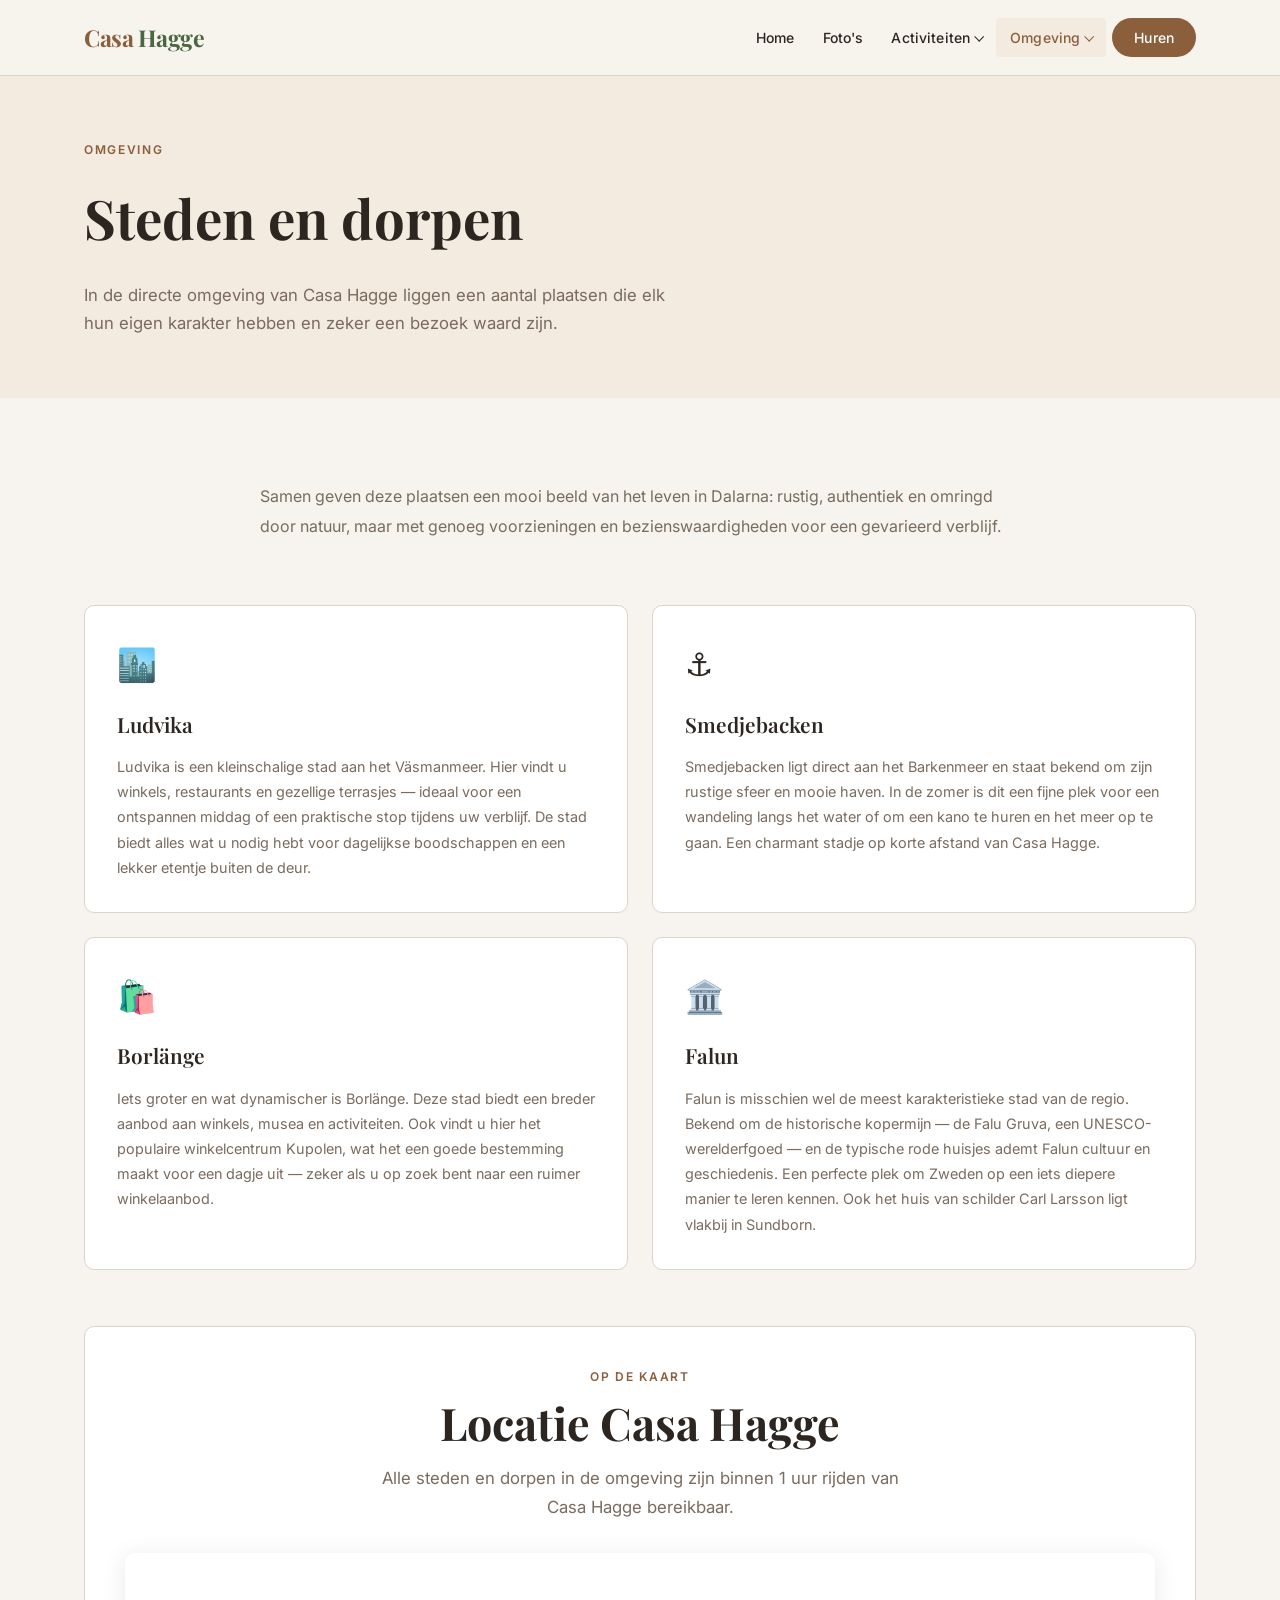
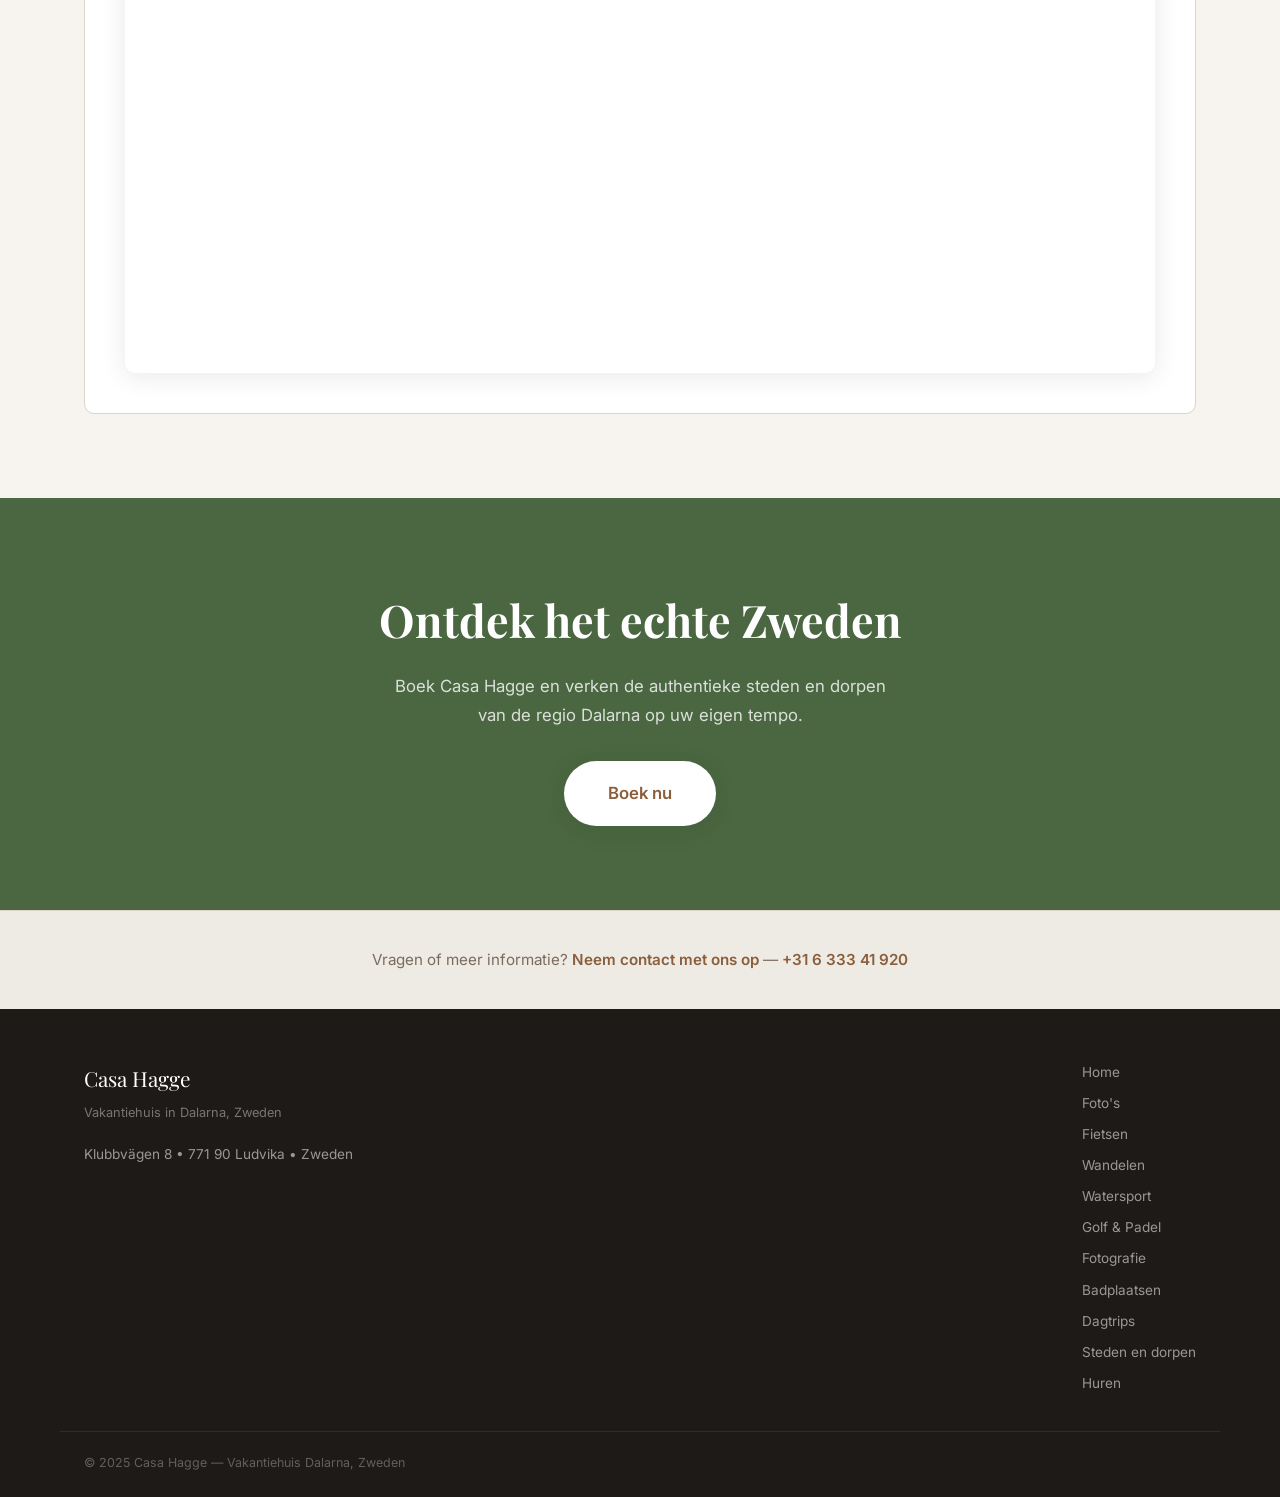
<file: steden-en-dorpen.html>
<!DOCTYPE html>
<html lang="nl">
<head>
  <meta charset="UTF-8">
  <meta name="viewport" content="width=device-width, initial-scale=1.0">
  <meta name="description" content="Steden en dorpen rondom Casa Hagge – Ludvika, Smedjebacken, Borlänge en Falun in de regio Dalarna.">
  <title>Steden en dorpen – Casa Hagge</title>
  <link rel="stylesheet" href="styles.css">
</head>
<body>

<nav class="nav" id="nav">
  <div class="nav-inner">
    <a href="index.html" class="nav-logo">Casa <span>Hagge</span></a>
    <ul class="nav-links">
      <li><a href="index.html">Home</a></li>
      <li><a href="fotos.html">Foto's</a></li>
      <li>
        <a href="#">Activiteiten <span class="chevron"></span></a>
        <div class="nav-dropdown">
          <a href="fietsen.html">Fietsen</a>
          <a href="wandelen.html">Wandelen</a>
          <a href="watersport.html">Watersport</a>
          <a href="golf.html">Golf</a>
          <a href="fotografie.html">Fotografie</a>
        </div>
      </li>
      <li>
        <a href="#" class="active">Omgeving <span class="chevron"></span></a>
        <div class="nav-dropdown">
          <a href="badplaatsen.html">Badplaatsen</a>
          <a href="dagtrips.html">Dagtrips</a>
          <a href="steden-en-dorpen.html">Steden en dorpen</a>
        </div>
      </li>
      <li><a href="huren.html" class="btn-book">Huren</a></li>
    </ul>
    <button class="nav-hamburger" id="hamburger" aria-label="Menu openen">
      <span></span><span></span><span></span>
    </button>
  </div>
</nav>
<div class="nav-mobile" id="mobileNav">
  <a href="index.html">Home</a>
  <a href="fotos.html">Foto's</a>
  <div class="mobile-section-title">Activiteiten</div>
  <div class="mobile-sub">
    <a href="fietsen.html">Fietsen</a>
    <a href="wandelen.html">Wandelen</a>
    <a href="watersport.html">Watersport</a>
    <a href="golf.html">Golf</a>
    <a href="fotografie.html">Fotografie</a>
  </div>
  <div class="mobile-section-title">Omgeving</div>
  <div class="mobile-sub">
    <a href="badplaatsen.html">Badplaatsen</a>
    <a href="dagtrips.html">Dagtrips</a>
    <a href="steden-en-dorpen.html">Steden en dorpen</a>
  </div>
  <a href="huren.html">Huren</a>
</div>

<div class="page-hero">
  <div class="page-hero-inner">
    <span class="eyebrow">Omgeving</span>
    <h1>Steden en dorpen</h1>
    <p>In de directe omgeving van Casa Hagge liggen een aantal plaatsen die elk hun eigen karakter hebben en zeker een bezoek waard zijn.</p>
  </div>
</div>

<section class="section">
  <div class="container">

    <div class="prose" style="margin-bottom: 64px;">
      <p>Samen geven deze plaatsen een mooi beeld van het leven in Dalarna: rustig, authentiek en omringd door natuur, maar met genoeg voorzieningen en bezienswaardigheden voor een gevarieerd verblijf.</p>
    </div>

    <div class="city-grid">

      <div class="city-card">
        <div class="city-icon">🏙️</div>
        <h3>Ludvika</h3>
        <p>Ludvika is een kleinschalige stad aan het Väsmanmeer. Hier vindt u winkels, restaurants en gezellige terrasjes — ideaal voor een ontspannen middag of een praktische stop tijdens uw verblijf. De stad biedt alles wat u nodig hebt voor dagelijkse boodschappen en een lekker etentje buiten de deur.</p>
      </div>

      <div class="city-card">
        <div class="city-icon">⚓</div>
        <h3>Smedjebacken</h3>
        <p>Smedjebacken ligt direct aan het Barkenmeer en staat bekend om zijn rustige sfeer en mooie haven. In de zomer is dit een fijne plek voor een wandeling langs het water of om een kano te huren en het meer op te gaan. Een charmant stadje op korte afstand van Casa Hagge.</p>
      </div>

      <div class="city-card">
        <div class="city-icon">🛍️</div>
        <h3>Borlänge</h3>
        <p>Iets groter en wat dynamischer is Borlänge. Deze stad biedt een breder aanbod aan winkels, musea en activiteiten. Ook vindt u hier het populaire winkelcentrum Kupolen, wat het een goede bestemming maakt voor een dagje uit — zeker als u op zoek bent naar een ruimer winkelaanbod.</p>
      </div>

      <div class="city-card">
        <div class="city-icon">🏛️</div>
        <h3>Falun</h3>
        <p>Falun is misschien wel de meest karakteristieke stad van de regio. Bekend om de historische kopermijn — de Falu Gruva, een UNESCO-werelderfgoed — en de typische rode huisjes ademt Falun cultuur en geschiedenis. Een perfecte plek om Zweden op een iets diepere manier te leren kennen. Ook het huis van schilder Carl Larsson ligt vlakbij in Sundborn.</p>
      </div>

    </div>

    <div style="margin-top: 56px; background: var(--white); border: 1px solid var(--border); border-radius: var(--radius-lg); padding: 40px;">
      <div class="section-header" style="margin-bottom: 32px;">
        <span class="eyebrow">Op de kaart</span>
        <h2>Locatie Casa Hagge</h2>
        <p>Alle steden en dorpen in de omgeving zijn binnen 1 uur rijden van Casa Hagge bereikbaar.</p>
      </div>
      <div class="maps-wrapper">
        <iframe
          src="https://www.google.com/maps/embed?pb=!1m18!1m12!1m3!1d2000!2d15.2192949!3d60.102035!2m3!1f0!2f0!3f0!3m2!1i1024!2i768!4f13.1!3m3!1m2!1s0x46636da3b9a78b8b%3A0x5c59b1e6c2b76e6b!2sKlubbv%C3%A4gen%208%2C%20771%2090%20Ludvika%2C%20Sweden!5e0!3m2!1snl!2snl!4v1680000000000!5m2!1snl!2snl"
          title="Locatie Casa Hagge"
          allowfullscreen
          loading="lazy"
          referrerpolicy="no-referrer-when-downgrade">
        </iframe>
      </div>
    </div>

  </div>
</section>

<section class="section section-forest cta-section">
  <div class="container">
    <h2>Ontdek het echte Zweden</h2>
    <p>Boek Casa Hagge en verken de authentieke steden en dorpen van de regio Dalarna op uw eigen tempo.</p>
    <a href="huren.html" class="btn btn-white btn-lg">Boek nu</a>
  </div>
</section>

<div class="contact-bar">
  <div class="container">
    <p>Vragen of meer informatie? <a href="tel:+31633341920">Neem contact met ons op</a> &mdash; <strong><a href="tel:+31633341920">+31 6 333 41 920</a></strong></p>
  </div>
</div>

<footer class="footer">
  <div class="footer-inner">
    <div>
      <div class="footer-brand">Casa Hagge</div>
      <div class="footer-tagline">Vakantiehuis in Dalarna, Zweden</div>
      <div class="footer-address">Klubbvägen 8 &bull; 771 90 Ludvika &bull; Zweden</div>
    </div>
    <div class="footer-links">
      <a href="index.html">Home</a>
      <a href="fotos.html">Foto's</a>
      <a href="fietsen.html">Fietsen</a>
      <a href="wandelen.html">Wandelen</a>
      <a href="watersport.html">Watersport</a>
      <a href="golf.html">Golf &amp; Padel</a>
      <a href="fotografie.html">Fotografie</a>
      <a href="badplaatsen.html">Badplaatsen</a>
      <a href="dagtrips.html">Dagtrips</a>
      <a href="steden-en-dorpen.html">Steden en dorpen</a>
      <a href="huren.html">Huren</a>
    </div>
  </div>
  <div class="footer-bottom">&copy; 2025 Casa Hagge &mdash; Vakantiehuis Dalarna, Zweden</div>
</footer>

<script src="main.js"></script>
</body>
</html>
</file>
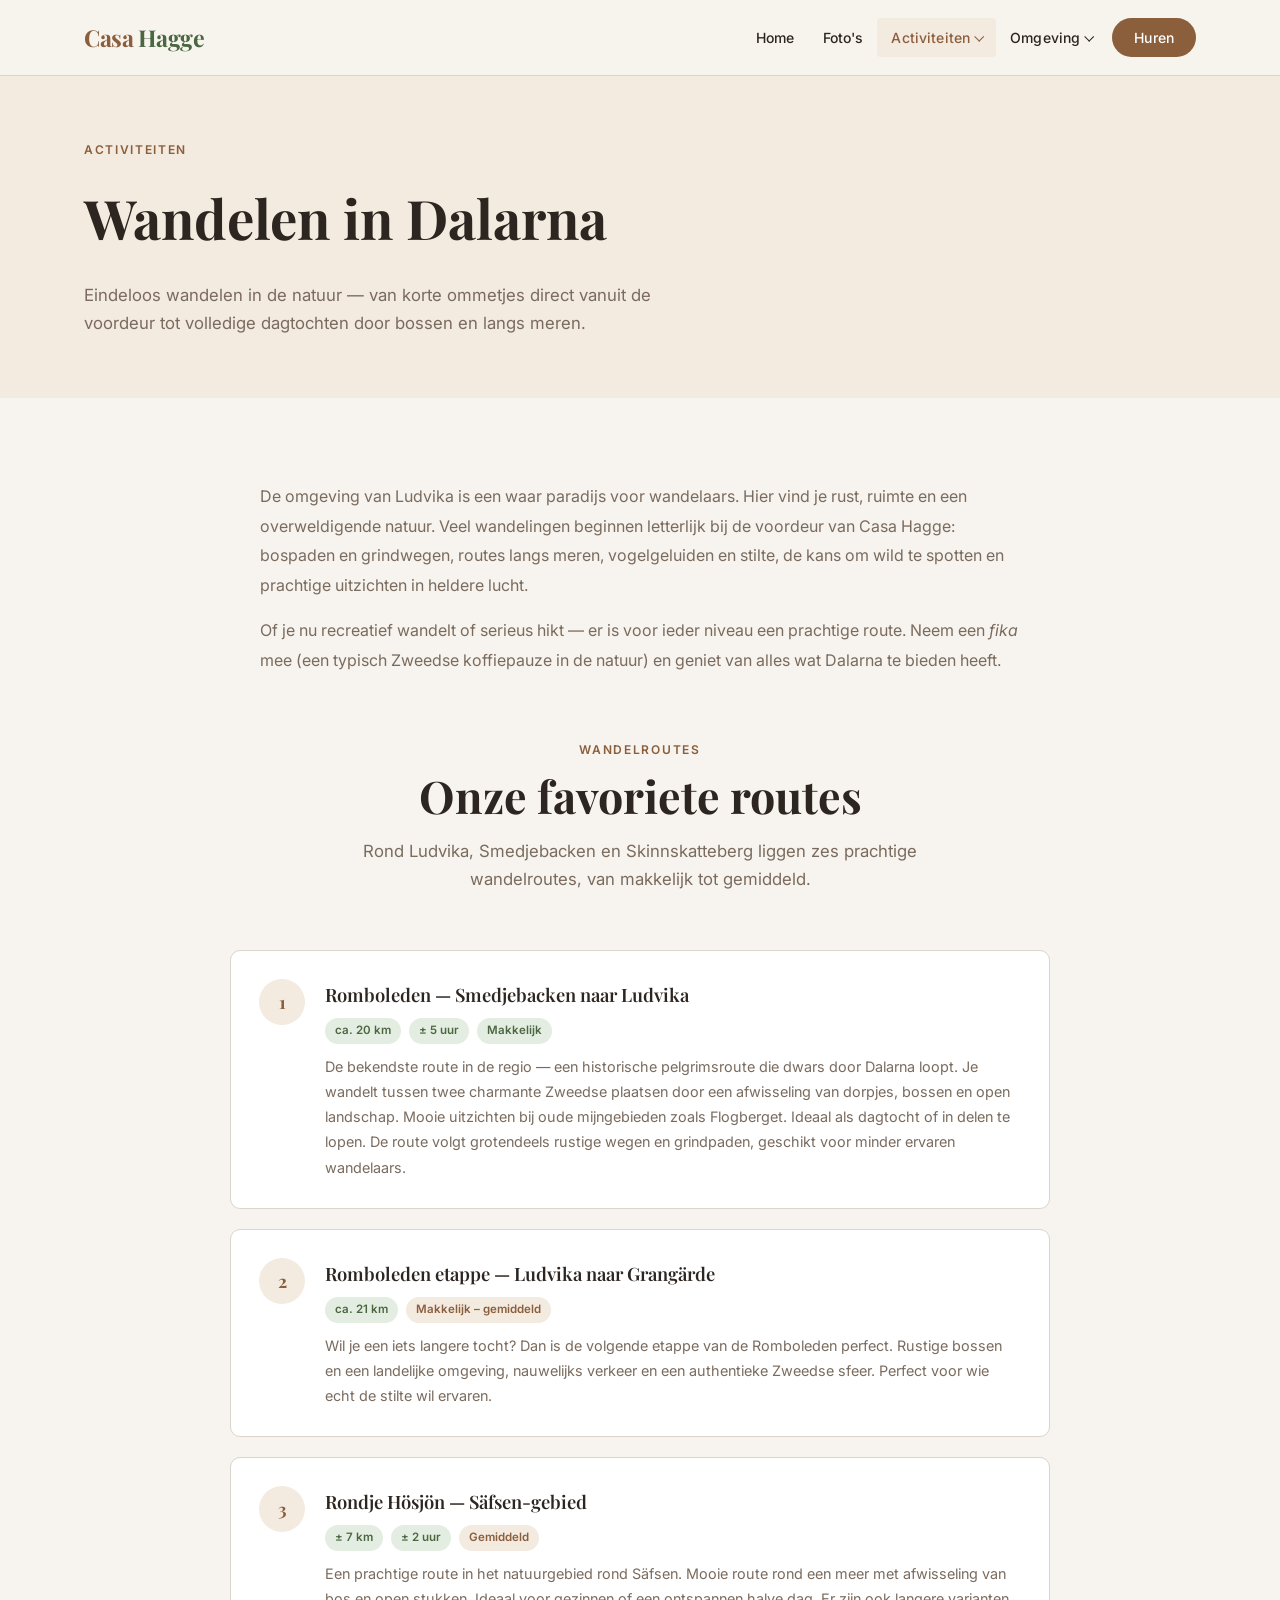
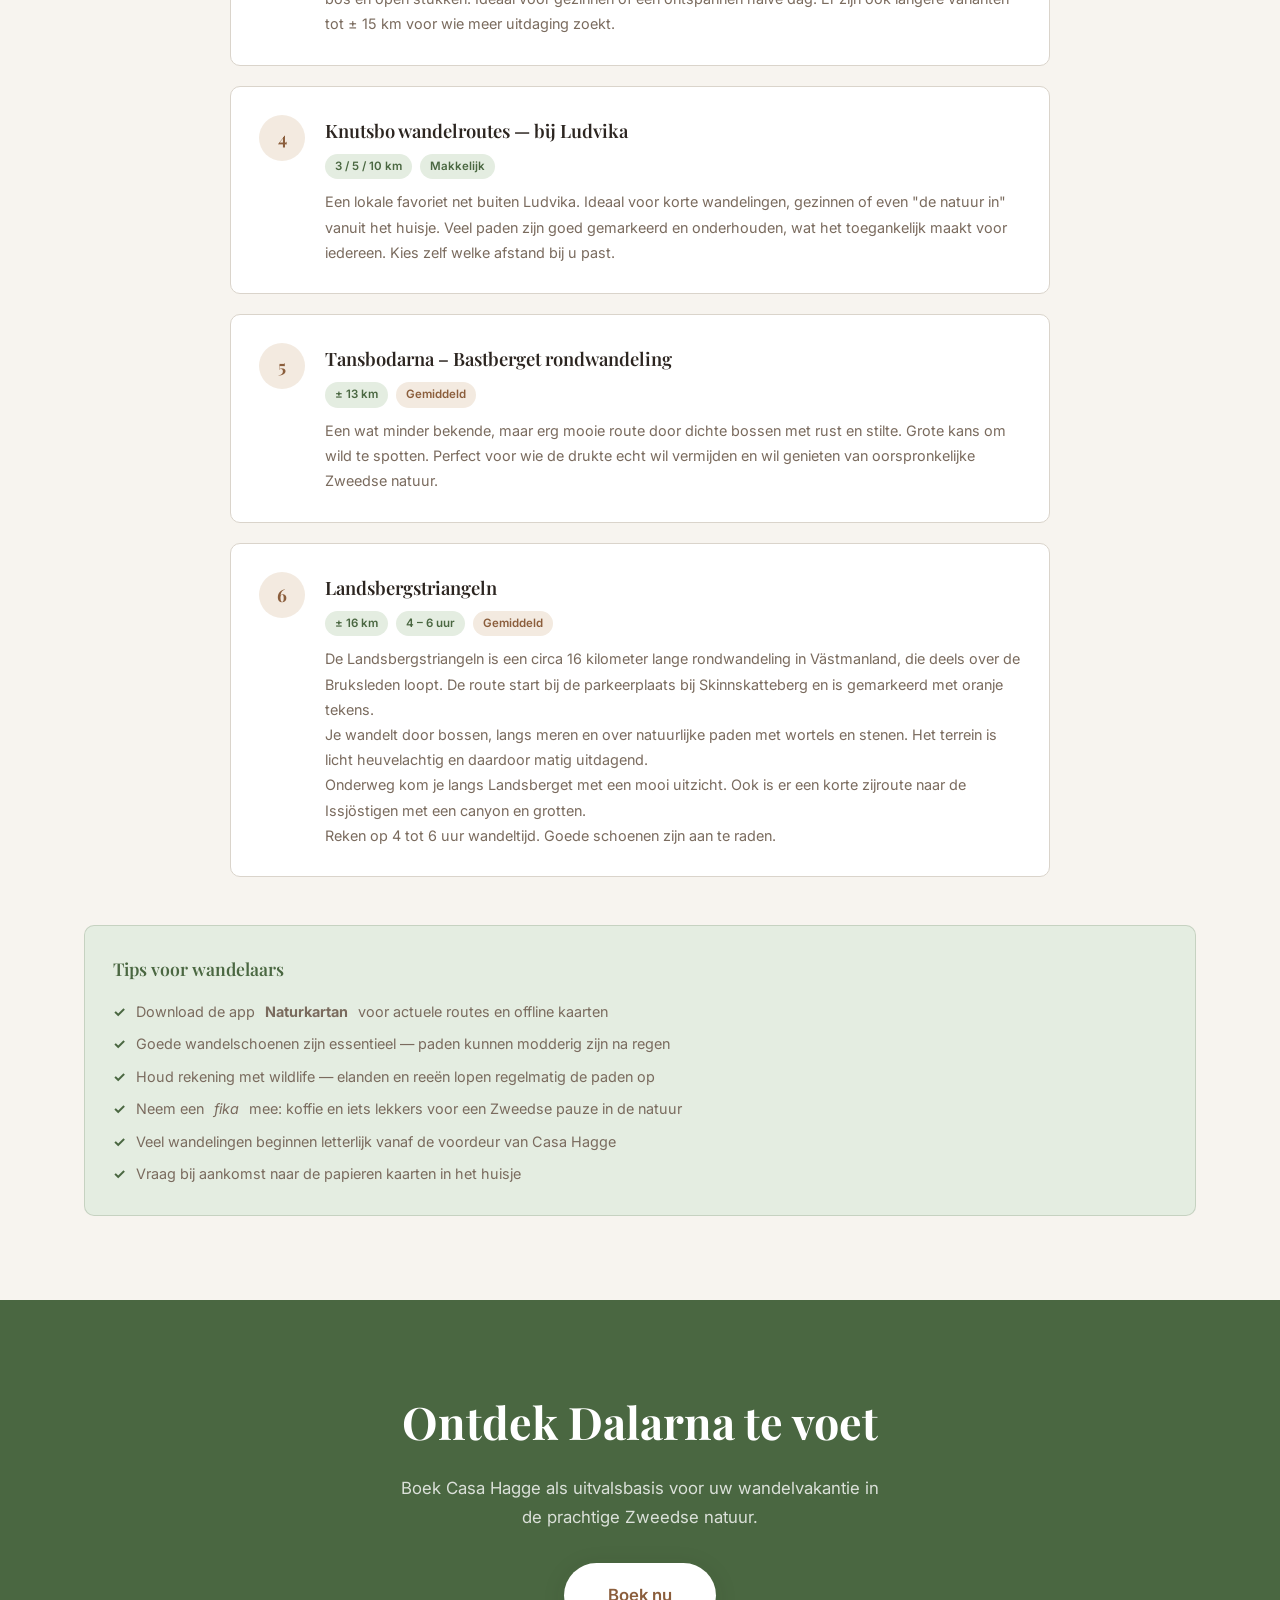
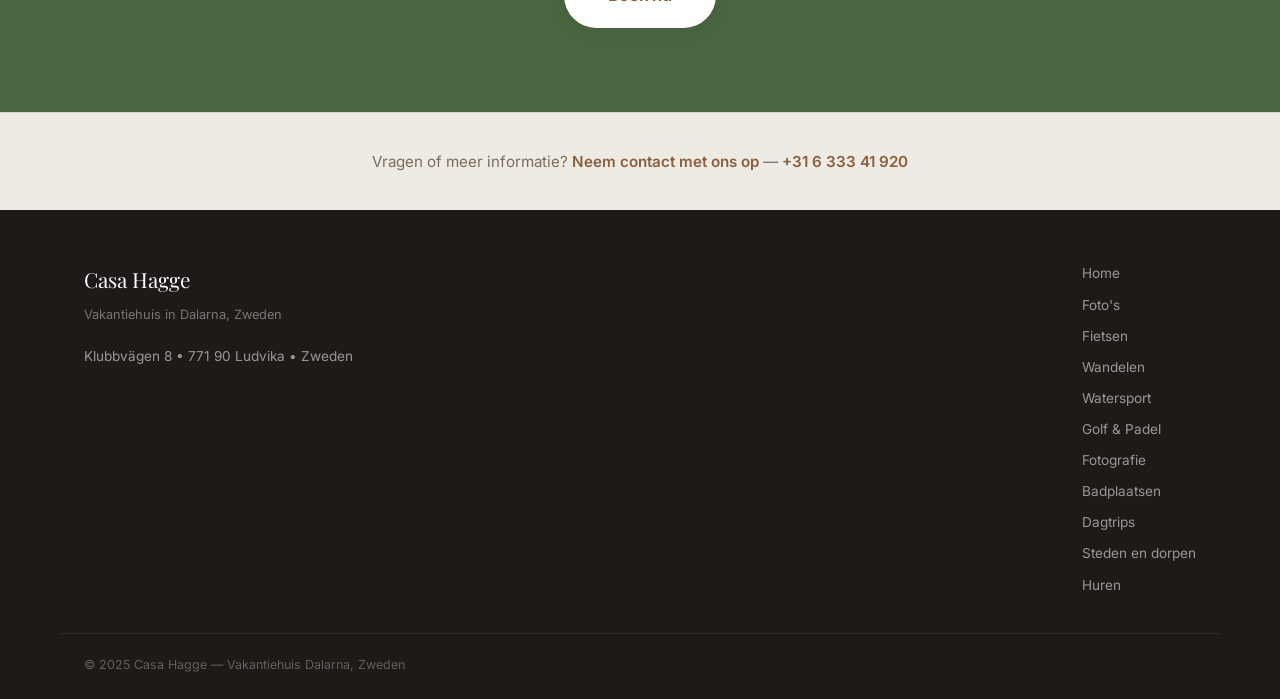
<file: wandelen.html>
<!DOCTYPE html>
<html lang="nl">
<head>
  <meta charset="UTF-8">
  <meta name="viewport" content="width=device-width, initial-scale=1.0">
  <meta name="description" content="Wandelen rondom Casa Hagge in Dalarna – van korte ommetjes tot dagtochten door de natuur. Romboleden, Hösjön en meer.">
  <title>Wandelen – Casa Hagge</title>
  <link rel="stylesheet" href="styles.css">
</head>
<body>

<nav class="nav" id="nav">
  <div class="nav-inner">
    <a href="index.html" class="nav-logo">Casa <span>Hagge</span></a>
    <ul class="nav-links">
      <li><a href="index.html">Home</a></li>
      <li><a href="fotos.html">Foto's</a></li>
      <li>
        <a href="#" class="active">Activiteiten <span class="chevron"></span></a>
        <div class="nav-dropdown">
          <a href="fietsen.html">Fietsen</a>
          <a href="wandelen.html">Wandelen</a>
          <a href="watersport.html">Watersport</a>
          <a href="golf.html">Golf</a>
          <a href="fotografie.html">Fotografie</a>
        </div>
      </li>
      <li>
        <a href="#">Omgeving <span class="chevron"></span></a>
        <div class="nav-dropdown">
          <a href="badplaatsen.html">Badplaatsen</a>
          <a href="dagtrips.html">Dagtrips</a>
          <a href="steden-en-dorpen.html">Steden en dorpen</a>
        </div>
      </li>
      <li><a href="huren.html" class="btn-book">Huren</a></li>
    </ul>
    <button class="nav-hamburger" id="hamburger" aria-label="Menu openen">
      <span></span><span></span><span></span>
    </button>
  </div>
</nav>
<div class="nav-mobile" id="mobileNav">
  <a href="index.html">Home</a>
  <a href="fotos.html">Foto's</a>
  <div class="mobile-section-title">Activiteiten</div>
  <div class="mobile-sub">
    <a href="fietsen.html">Fietsen</a>
    <a href="wandelen.html">Wandelen</a>
    <a href="watersport.html">Watersport</a>
    <a href="golf.html">Golf</a>
    <a href="fotografie.html">Fotografie</a>
  </div>
  <div class="mobile-section-title">Omgeving</div>
  <div class="mobile-sub">
    <a href="badplaatsen.html">Badplaatsen</a>
    <a href="dagtrips.html">Dagtrips</a>
    <a href="steden-en-dorpen.html">Steden en dorpen</a>
  </div>
  <a href="huren.html">Huren</a>
</div>

<div class="page-hero">
  <div class="page-hero-inner">
    <span class="eyebrow">Activiteiten</span>
    <h1>Wandelen in Dalarna</h1>
    <p>Eindeloos wandelen in de natuur — van korte ommetjes direct vanuit de voordeur tot volledige dagtochten door bossen en langs meren.</p>
  </div>
</div>

<section class="section">
  <div class="container">

    <div class="prose" style="margin-bottom: 64px;">
      <p>De omgeving van Ludvika is een waar paradijs voor wandelaars. Hier vind je rust, ruimte en een overweldigende natuur. Veel wandelingen beginnen letterlijk bij de voordeur van Casa Hagge: bospaden en grindwegen, routes langs meren, vogelgeluiden en stilte, de kans om wild te spotten en prachtige uitzichten in heldere lucht.</p>
      <p>Of je nu recreatief wandelt of serieus hikt — er is voor ieder niveau een prachtige route. Neem een <em>fika</em> mee (een typisch Zweedse koffiepauze in de natuur) en geniet van alles wat Dalarna te bieden heeft.</p>
    </div>

    <div class="section-header">
      <span class="eyebrow">Wandelroutes</span>
      <h2>Onze favoriete routes</h2>
      <p>Rond Ludvika, Smedjebacken en Skinnskatteberg liggen zes prachtige wandelroutes, van makkelijk tot gemiddeld.</p>
    </div>

    <div class="wander-cards">

      <div class="wander-card">
        <div class="wander-num">1</div>
        <div class="wander-content">
          <h3>Romboleden — Smedjebacken naar Ludvika</h3>
          <div class="wander-meta">
            <span class="wander-tag">ca. 20 km</span>
            <span class="wander-tag">± 5 uur</span>
            <span class="wander-tag">Makkelijk</span>
          </div>
          <p>De bekendste route in de regio — een historische pelgrimsroute die dwars door Dalarna loopt. Je wandelt tussen twee charmante Zweedse plaatsen door een afwisseling van dorpjes, bossen en open landschap. Mooie uitzichten bij oude mijngebieden zoals Flogberget. Ideaal als dagtocht of in delen te lopen. De route volgt grotendeels rustige wegen en grindpaden, geschikt voor minder ervaren wandelaars.</p>
        </div>
      </div>

      <div class="wander-card">
        <div class="wander-num">2</div>
        <div class="wander-content">
          <h3>Romboleden etappe — Ludvika naar Grangärde</h3>
          <div class="wander-meta">
            <span class="wander-tag">ca. 21 km</span>
            <span class="wander-tag medium">Makkelijk – gemiddeld</span>
          </div>
          <p>Wil je een iets langere tocht? Dan is de volgende etappe van de Romboleden perfect. Rustige bossen en een landelijke omgeving, nauwelijks verkeer en een authentieke Zweedse sfeer. Perfect voor wie echt de stilte wil ervaren.</p>
        </div>
      </div>

      <div class="wander-card">
        <div class="wander-num">3</div>
        <div class="wander-content">
          <h3>Rondje Hösjön — Säfsen-gebied</h3>
          <div class="wander-meta">
            <span class="wander-tag">± 7 km</span>
            <span class="wander-tag">± 2 uur</span>
            <span class="wander-tag medium">Gemiddeld</span>
          </div>
          <p>Een prachtige route in het natuurgebied rond Säfsen. Mooie route rond een meer met afwisseling van bos en open stukken. Ideaal voor gezinnen of een ontspannen halve dag. Er zijn ook langere varianten tot ± 15 km voor wie meer uitdaging zoekt.</p>
        </div>
      </div>

      <div class="wander-card">
        <div class="wander-num">4</div>
        <div class="wander-content">
          <h3>Knutsbo wandelroutes — bij Ludvika</h3>
          <div class="wander-meta">
            <span class="wander-tag">3 / 5 / 10 km</span>
            <span class="wander-tag">Makkelijk</span>
          </div>
          <p>Een lokale favoriet net buiten Ludvika. Ideaal voor korte wandelingen, gezinnen of even "de natuur in" vanuit het huisje. Veel paden zijn goed gemarkeerd en onderhouden, wat het toegankelijk maakt voor iedereen. Kies zelf welke afstand bij u past.</p>
        </div>
      </div>

      <div class="wander-card">
        <div class="wander-num">5</div>
        <div class="wander-content">
          <h3>Tansbodarna – Bastberget rondwandeling</h3>
          <div class="wander-meta">
            <span class="wander-tag">± 13 km</span>
            <span class="wander-tag medium">Gemiddeld</span>
          </div>
          <p>Een wat minder bekende, maar erg mooie route door dichte bossen met rust en stilte. Grote kans om wild te spotten. Perfect voor wie de drukte echt wil vermijden en wil genieten van oorspronkelijke Zweedse natuur.</p>
        </div>
      </div>

      <div class="wander-card">
        <div class="wander-num">6</div>
        <div class="wander-content">
          <h3>Landsbergstriangeln</h3>
          <div class="wander-meta">
            <span class="wander-tag">± 16 km</span>
            <span class="wander-tag">4 – 6 uur</span>
            <span class="wander-tag medium">Gemiddeld</span>
          </div>
          <p>De Landsbergstriangeln is een circa 16 kilometer lange rondwandeling in Västmanland, die deels over de Bruksleden loopt. De route start bij de parkeerplaats bij Skinnskatteberg en is gemarkeerd met oranje tekens.</p>
          <p>Je wandelt door bossen, langs meren en over natuurlijke paden met wortels en stenen. Het terrein is licht heuvelachtig en daardoor matig uitdagend.</p>
          <p>Onderweg kom je langs Landsberget met een mooi uitzicht. Ook is er een korte zijroute naar de Issjöstigen met een canyon en grotten.</p>
          <p>Reken op 4 tot 6 uur wandeltijd. Goede schoenen zijn aan te raden.</p>
        </div>
      </div>

    </div>

    <div class="tips-box">
      <h3>Tips voor wandelaars</h3>
      <ul>
        <li>Download de app <strong>Naturkartan</strong> voor actuele routes en offline kaarten</li>
        <li>Goede wandelschoenen zijn essentieel — paden kunnen modderig zijn na regen</li>
        <li>Houd rekening met wildlife — elanden en reeën lopen regelmatig de paden op</li>
        <li>Neem een <em>fika</em> mee: koffie en iets lekkers voor een Zweedse pauze in de natuur</li>
        <li>Veel wandelingen beginnen letterlijk vanaf de voordeur van Casa Hagge</li>
        <li>Vraag bij aankomst naar de papieren kaarten in het huisje</li>
      </ul>
    </div>

  </div>
</section>

<section class="section section-forest cta-section">
  <div class="container">
    <h2>Ontdek Dalarna te voet</h2>
    <p>Boek Casa Hagge als uitvalsbasis voor uw wandelvakantie in de prachtige Zweedse natuur.</p>
    <a href="huren.html" class="btn btn-white btn-lg">Boek nu</a>
  </div>
</section>

<div class="contact-bar">
  <div class="container">
    <p>Vragen of meer informatie? <a href="tel:+31633341920">Neem contact met ons op</a> &mdash; <strong><a href="tel:+31633341920">+31 6 333 41 920</a></strong></p>
  </div>
</div>

<footer class="footer">
  <div class="footer-inner">
    <div>
      <div class="footer-brand">Casa Hagge</div>
      <div class="footer-tagline">Vakantiehuis in Dalarna, Zweden</div>
      <div class="footer-address">Klubbvägen 8 &bull; 771 90 Ludvika &bull; Zweden</div>
    </div>
    <div class="footer-links">
      <a href="index.html">Home</a>
      <a href="fotos.html">Foto's</a>
      <a href="fietsen.html">Fietsen</a>
      <a href="wandelen.html">Wandelen</a>
      <a href="watersport.html">Watersport</a>
      <a href="golf.html">Golf &amp; Padel</a>
      <a href="fotografie.html">Fotografie</a>
      <a href="badplaatsen.html">Badplaatsen</a>
      <a href="dagtrips.html">Dagtrips</a>
      <a href="steden-en-dorpen.html">Steden en dorpen</a>
      <a href="huren.html">Huren</a>
    </div>
  </div>
  <div class="footer-bottom">&copy; 2025 Casa Hagge &mdash; Vakantiehuis Dalarna, Zweden</div>
</footer>

<script src="main.js"></script>
</body>
</html>
</file>
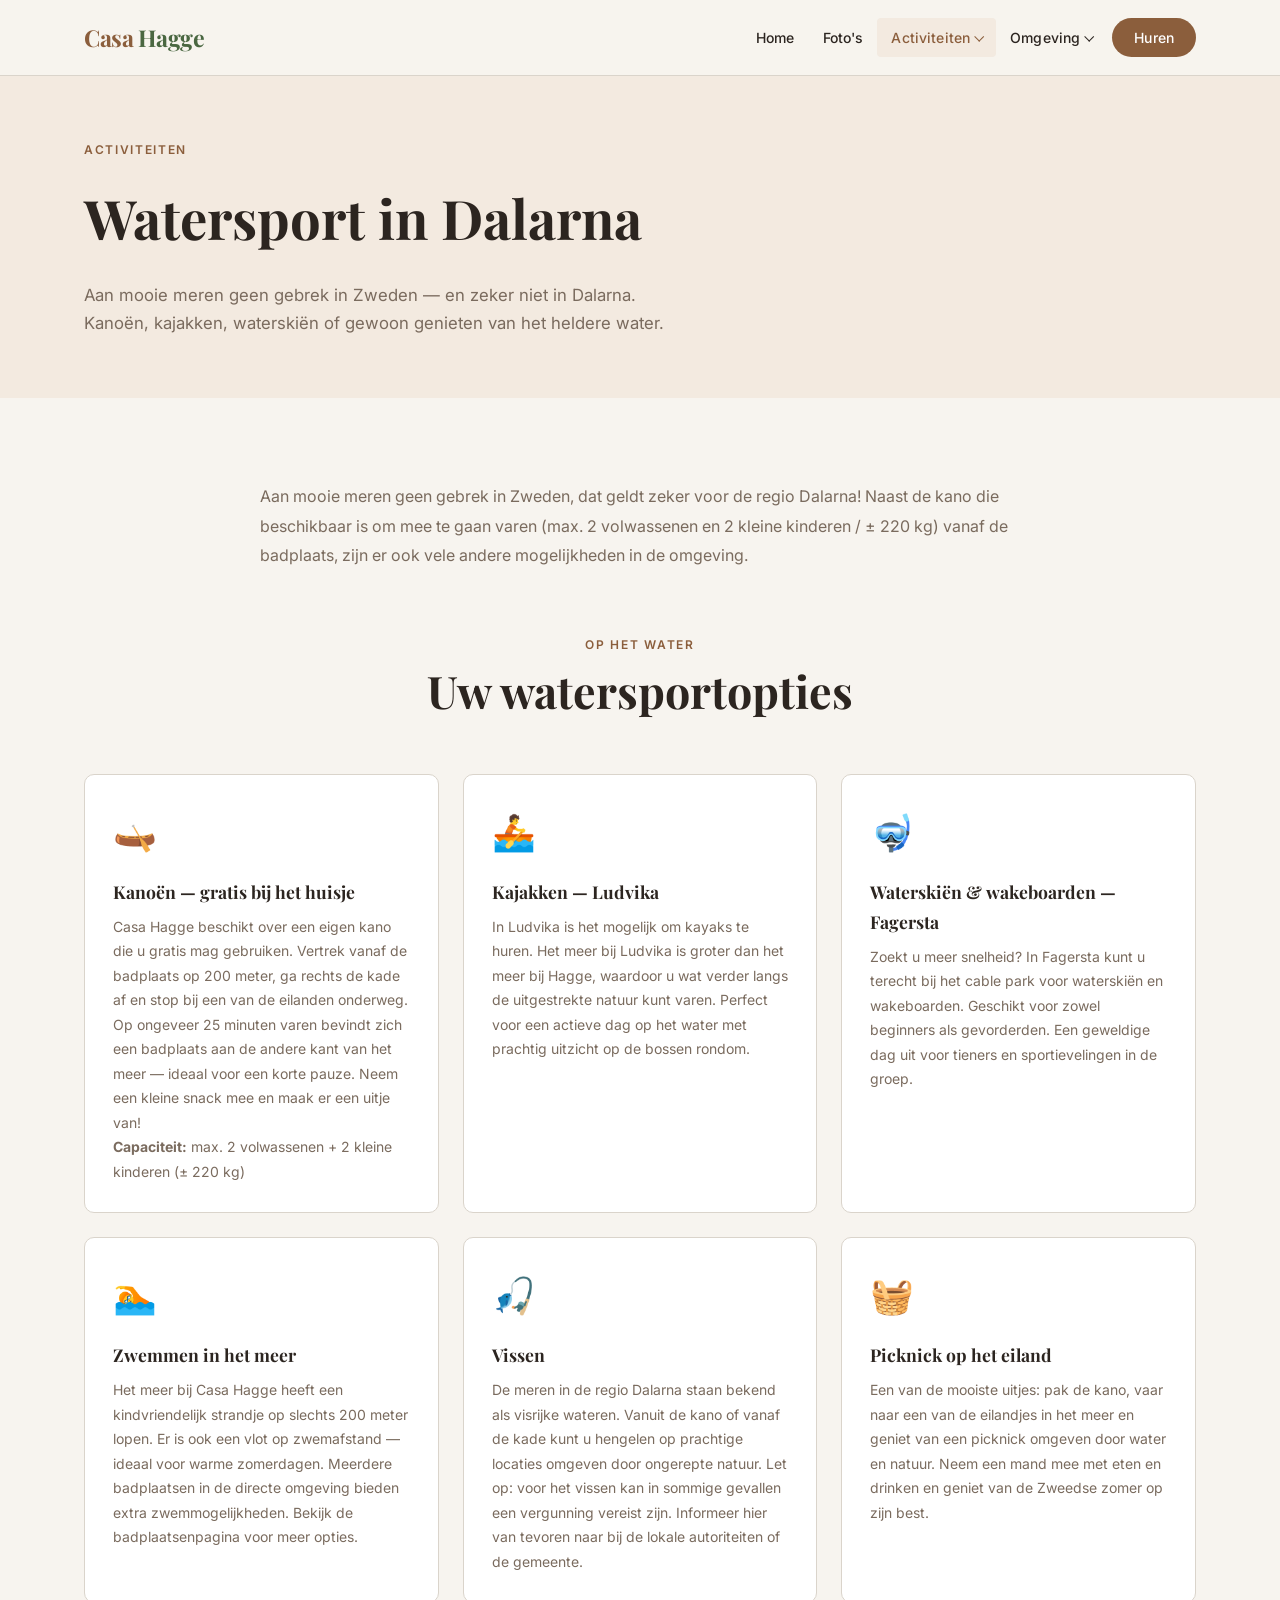
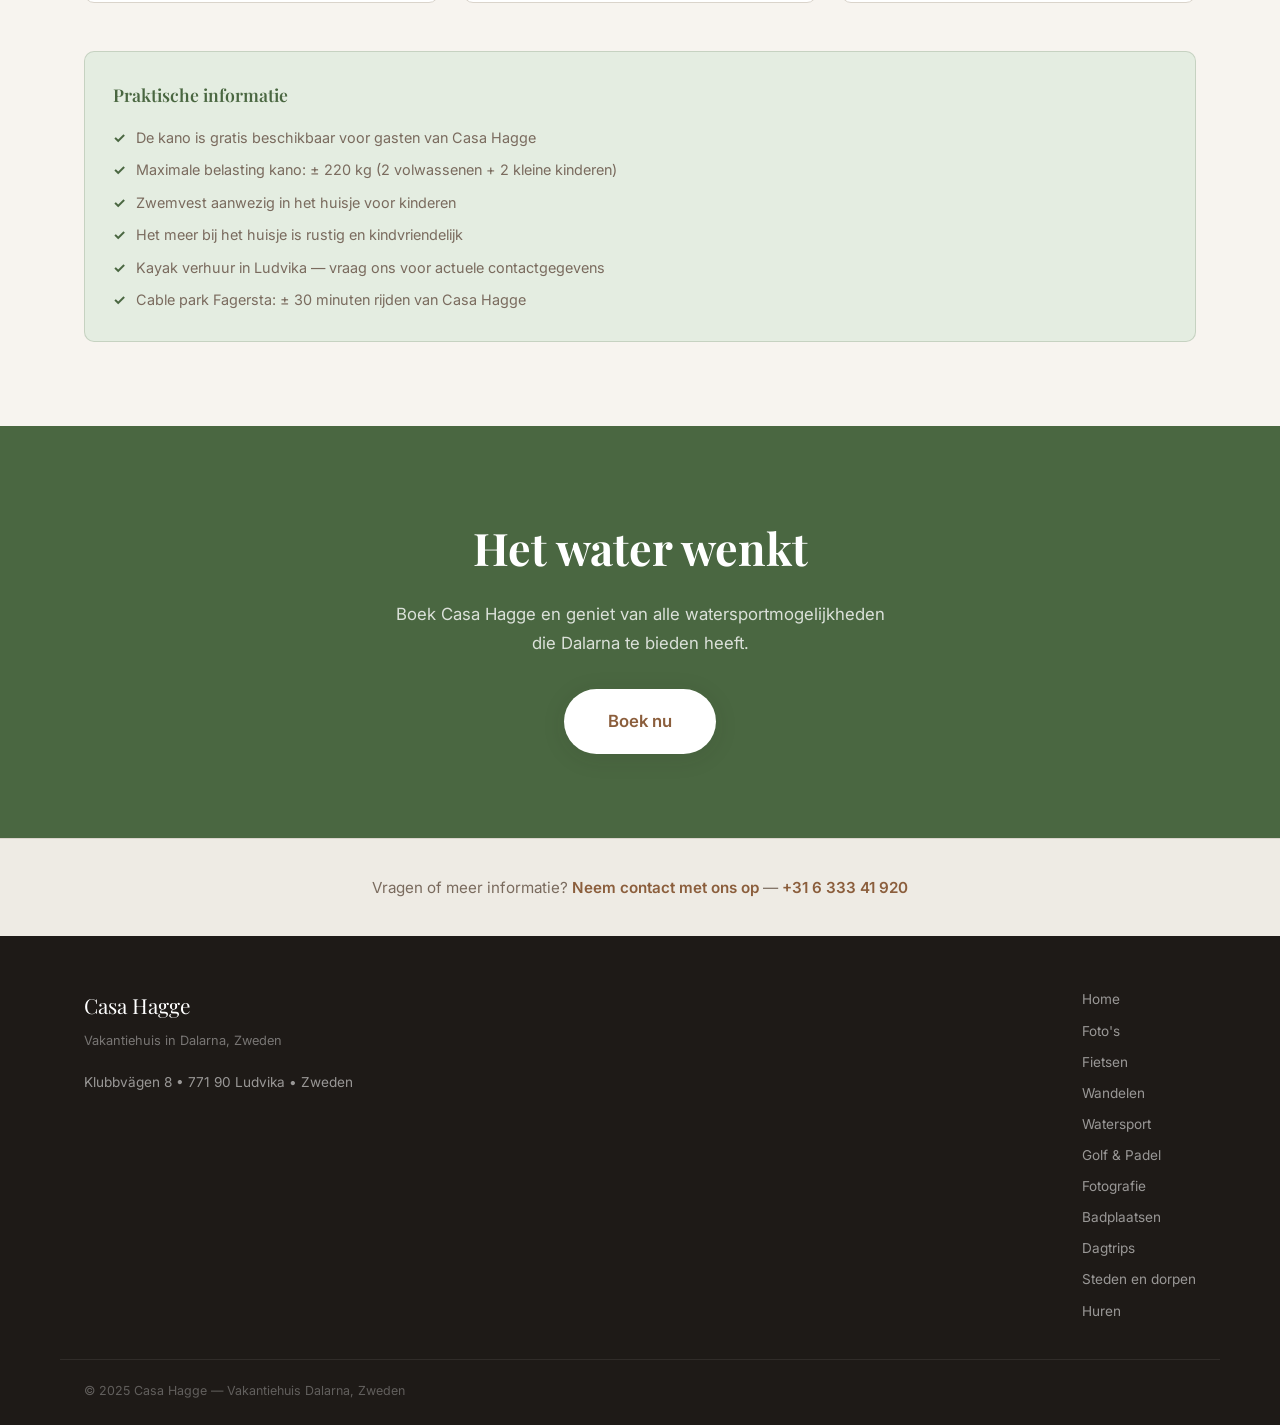
<file: watersport.html>
<!DOCTYPE html>
<html lang="nl">
<head>
  <meta charset="UTF-8">
  <meta name="viewport" content="width=device-width, initial-scale=1.0">
  <meta name="description" content="Watersport bij Casa Hagge in Dalarna – kanoën, kajakken, waterskiën en zwemmen in de prachtige meren van Zweden.">
  <title>Watersport – Casa Hagge</title>
  <link rel="stylesheet" href="styles.css">
</head>
<body>

<nav class="nav" id="nav">
  <div class="nav-inner">
    <a href="index.html" class="nav-logo">Casa <span>Hagge</span></a>
    <ul class="nav-links">
      <li><a href="index.html">Home</a></li>
      <li><a href="fotos.html">Foto's</a></li>
      <li>
        <a href="#" class="active">Activiteiten <span class="chevron"></span></a>
        <div class="nav-dropdown">
          <a href="fietsen.html">Fietsen</a>
          <a href="wandelen.html">Wandelen</a>
          <a href="watersport.html">Watersport</a>
          <a href="golf.html">Golf</a>
          <a href="fotografie.html">Fotografie</a>
        </div>
      </li>
      <li>
        <a href="#">Omgeving <span class="chevron"></span></a>
        <div class="nav-dropdown">
          <a href="badplaatsen.html">Badplaatsen</a>
          <a href="dagtrips.html">Dagtrips</a>
          <a href="steden-en-dorpen.html">Steden en dorpen</a>
        </div>
      </li>
      <li><a href="huren.html" class="btn-book">Huren</a></li>
    </ul>
    <button class="nav-hamburger" id="hamburger" aria-label="Menu openen">
      <span></span><span></span><span></span>
    </button>
  </div>
</nav>
<div class="nav-mobile" id="mobileNav">
  <a href="index.html">Home</a>
  <a href="fotos.html">Foto's</a>
  <div class="mobile-section-title">Activiteiten</div>
  <div class="mobile-sub">
    <a href="fietsen.html">Fietsen</a>
    <a href="wandelen.html">Wandelen</a>
    <a href="watersport.html">Watersport</a>
    <a href="golf.html">Golf</a>
    <a href="fotografie.html">Fotografie</a>
  </div>
  <div class="mobile-section-title">Omgeving</div>
  <div class="mobile-sub">
    <a href="badplaatsen.html">Badplaatsen</a>
    <a href="dagtrips.html">Dagtrips</a>
    <a href="steden-en-dorpen.html">Steden en dorpen</a>
  </div>
  <a href="huren.html">Huren</a>
</div>

<div class="page-hero">
  <div class="page-hero-inner">
    <span class="eyebrow">Activiteiten</span>
    <h1>Watersport in Dalarna</h1>
    <p>Aan mooie meren geen gebrek in Zweden — en zeker niet in Dalarna. Kanoën, kajakken, waterskiën of gewoon genieten van het heldere water.</p>
  </div>
</div>

<section class="section">
  <div class="container">

    <div class="prose" style="margin-bottom: 64px;">
      <p>Aan mooie meren geen gebrek in Zweden, dat geldt zeker voor de regio Dalarna! Naast de kano die beschikbaar is om mee te gaan varen (max. 2 volwassenen en 2 kleine kinderen / ± 220 kg) vanaf de badplaats, zijn er ook vele andere mogelijkheden in de omgeving.</p>
    </div>

    <div class="section-header">
      <span class="eyebrow">Op het water</span>
      <h2>Uw watersport­opties</h2>
    </div>

    <div class="watersport-grid">

      <div class="watersport-card">
        <div class="icon">🛶</div>
        <h3>Kanoën — gratis bij het huisje</h3>
        <p>Casa Hagge beschikt over een eigen kano die u gratis mag gebruiken. Vertrek vanaf de badplaats op 200 meter, ga rechts de kade af en stop bij een van de eilanden onderweg. Op ongeveer 25 minuten varen bevindt zich een badplaats aan de andere kant van het meer — ideaal voor een korte pauze. Neem een kleine snack mee en maak er een uitje van!</p>
        <p><strong>Capaciteit:</strong> max. 2 volwassenen + 2 kleine kinderen (± 220 kg)</p>
      </div>

      <div class="watersport-card">
        <div class="icon">🚣</div>
        <h3>Kajakken — Ludvika</h3>
        <p>In Ludvika is het mogelijk om kayaks te huren. Het meer bij Ludvika is groter dan het meer bij Hagge, waardoor u wat verder langs de uitgestrekte natuur kunt varen. Perfect voor een actieve dag op het water met prachtig uitzicht op de bossen rondom.</p>
      </div>

      <div class="watersport-card">
        <div class="icon">🤿</div>
        <h3>Waterskiën &amp; wakeboarden — Fagersta</h3>
        <p>Zoekt u meer snelheid? In Fagersta kunt u terecht bij het cable park voor waterskiën en wakeboarden. Geschikt voor zowel beginners als gevorderden. Een geweldige dag uit voor tieners en sportievelingen in de groep.</p>
      </div>

      <div class="watersport-card">
        <div class="icon">🏊</div>
        <h3>Zwemmen in het meer</h3>
        <p>Het meer bij Casa Hagge heeft een kindvriendelijk strandje op slechts 200 meter lopen. Er is ook een vlot op zwemafstand — ideaal voor warme zomerdagen. Meerdere badplaatsen in de directe omgeving bieden extra zwemmogelijkheden. Bekijk de <a href="badplaatsen.html">badplaatsen­pagina</a> voor meer opties.</p>
      </div>

      <div class="watersport-card">
        <div class="icon">🎣</div>
        <h3>Vissen</h3>
        <p>De meren in de regio Dalarna staan bekend als visrijke wateren. Vanuit de kano of vanaf de kade kunt u hengelen op prachtige locaties omgeven door ongerepte natuur. Let op: voor het vissen kan in sommige gevallen een vergunning vereist zijn. Informeer hier van tevoren naar bij de lokale autoriteiten of de gemeente.</p>
      </div>

      <div class="watersport-card">
        <div class="icon">🧺</div>
        <h3>Picknick op het eiland</h3>
        <p>Een van de mooiste uitjes: pak de kano, vaar naar een van de eilandjes in het meer en geniet van een picknick omgeven door water en natuur. Neem een mand mee met eten en drinken en geniet van de Zweedse zomer op zijn best.</p>
      </div>

    </div>

    <div class="tips-box">
      <h3>Praktische informatie</h3>
      <ul>
        <li>De kano is gratis beschikbaar voor gasten van Casa Hagge</li>
        <li>Maximale belasting kano: ± 220 kg (2 volwassenen + 2 kleine kinderen)</li>
        <li>Zwemvest aanwezig in het huisje voor kinderen</li>
        <li>Het meer bij het huisje is rustig en kindvriendelijk</li>
        <li>Kayak verhuur in Ludvika — vraag ons voor actuele contactgegevens</li>
        <li>Cable park Fagersta: ± 30 minuten rijden van Casa Hagge</li>
      </ul>
    </div>

  </div>
</section>

<section class="section section-forest cta-section">
  <div class="container">
    <h2>Het water wenkt</h2>
    <p>Boek Casa Hagge en geniet van alle watersportmogelijkheden die Dalarna te bieden heeft.</p>
    <a href="huren.html" class="btn btn-white btn-lg">Boek nu</a>
  </div>
</section>

<div class="contact-bar">
  <div class="container">
    <p>Vragen of meer informatie? <a href="tel:+31633341920">Neem contact met ons op</a> &mdash; <strong><a href="tel:+31633341920">+31 6 333 41 920</a></strong></p>
  </div>
</div>

<footer class="footer">
  <div class="footer-inner">
    <div>
      <div class="footer-brand">Casa Hagge</div>
      <div class="footer-tagline">Vakantiehuis in Dalarna, Zweden</div>
      <div class="footer-address">Klubbvägen 8 &bull; 771 90 Ludvika &bull; Zweden</div>
    </div>
    <div class="footer-links">
      <a href="index.html">Home</a>
      <a href="fotos.html">Foto's</a>
      <a href="fietsen.html">Fietsen</a>
      <a href="wandelen.html">Wandelen</a>
      <a href="watersport.html">Watersport</a>
      <a href="golf.html">Golf &amp; Padel</a>
      <a href="fotografie.html">Fotografie</a>
      <a href="badplaatsen.html">Badplaatsen</a>
      <a href="dagtrips.html">Dagtrips</a>
      <a href="steden-en-dorpen.html">Steden en dorpen</a>
      <a href="huren.html">Huren</a>
    </div>
  </div>
  <div class="footer-bottom">&copy; 2025 Casa Hagge &mdash; Vakantiehuis Dalarna, Zweden</div>
</footer>

<script src="main.js"></script>
</body>
</html>
</file>
<file: styles.css>
/* =========================================================
   Casa Hagge — Scandinavisch vakantiehuisje in Dalarna
   Gedeelde stijlen voor alle pagina's
   ========================================================= */

@import url('https://fonts.googleapis.com/css2?family=Playfair+Display:ital,wght@0,400;0,600;0,700;1,400&family=Inter:wght@300;400;500;600&display=swap');

/* ── Reset & Custom Properties ─────────────────────────── */
*, *::before, *::after { box-sizing: border-box; margin: 0; padding: 0; }

:root {
  --bg:            #F7F4EF;
  --bg-alt:        #EEEBE4;
  --wood:          #8B5E3C;
  --wood-dark:     #6B4528;
  --wood-light:    #C4956A;
  --wood-pale:     #F3EAE0;
  --forest:        #4A6741;
  --forest-light:  #6B8F5E;
  --forest-pale:   #E4EDE1;
  --water:         #5B87A0;
  --water-pale:    #DFF0EA;
  --text:          #2C2520;
  --text-muted:    #7A6B5E;
  --white:         #FFFFFF;
  --border:        #DAD4CB;

  --shadow-sm: 0 2px 8px rgba(44,37,32,.06);
  --shadow-md: 0 4px 24px rgba(44,37,32,.10);
  --shadow-lg: 0 8px 48px rgba(44,37,32,.15);

  --font-heading: 'Playfair Display', Georgia, serif;
  --font-body:    'Inter', system-ui, -apple-system, sans-serif;

  --max-width:  1160px;
  --nav-height: 76px;
  --radius:     4px;
  --radius-lg:  10px;
  --ease:       200ms ease;
}

html { scroll-behavior: smooth; }
body { font-family: var(--font-body); background: var(--bg); color: var(--text); line-height: 1.7; -webkit-font-smoothing: antialiased; }
img  { max-width: 100%; height: auto; display: block; }
a    { color: inherit; text-decoration: none; }
button { font-family: var(--font-body); }

/* ── Container ──────────────────────────────────────────── */
.container { max-width: var(--max-width); margin: 0 auto; padding: 0 24px; }

/* =========================================================
   NAV
   ========================================================= */
.nav {
  position: fixed; top: 0; left: 0; right: 0; z-index: 100;
  height: var(--nav-height);
  background: rgba(247,244,239,.96);
  backdrop-filter: blur(10px);
  border-bottom: 1px solid var(--border);
  transition: box-shadow var(--ease);
}
.nav.scrolled { box-shadow: var(--shadow-md); }

.nav-inner {
  display: flex; align-items: center; justify-content: space-between;
  height: 100%; max-width: var(--max-width); margin: 0 auto; padding: 0 24px;
}

.nav-logo {
  font-family: var(--font-heading); font-size: 1.45rem; font-weight: 700;
  color: var(--wood); letter-spacing: -.02em; white-space: nowrap;
}
.nav-logo span { color: var(--forest); }

.nav-links { display: flex; align-items: center; gap: 0; list-style: none; }
.nav-links > li { position: relative; }

.nav-links > li > a {
  display: flex; align-items: center; gap: 5px;
  padding: 8px 14px; font-size: .875rem; font-weight: 500;
  color: var(--text); letter-spacing: .01em; border-radius: var(--radius);
  transition: color var(--ease), background var(--ease);
}
.nav-links > li > a:hover,
.nav-links > li > a.active { color: var(--wood); background: var(--wood-pale); }

.nav-links > li > a.btn-book {
  background: var(--wood); color: var(--white);
  border-radius: 24px; padding: 8px 22px; margin-left: 6px;
}
.nav-links > li > a.btn-book:hover { background: var(--wood-dark); color: var(--white); }

/* Chevron */
.chevron {
  display: inline-block; width: 7px; height: 7px;
  border-right: 1.5px solid currentColor; border-bottom: 1.5px solid currentColor;
  transform: rotate(45deg) translateY(-1px);
  transition: transform var(--ease);
}
.nav-links > li:hover .chevron { transform: rotate(-135deg) translateY(2px); }

/* Dropdown */
.nav-dropdown {
  position: absolute; top: calc(100% + 6px); left: 0; min-width: 190px;
  background: var(--white); border: 1px solid var(--border);
  border-radius: var(--radius-lg); box-shadow: var(--shadow-lg);
  opacity: 0; visibility: hidden; transform: translateY(-6px);
  transition: opacity var(--ease), visibility var(--ease), transform var(--ease);
  overflow: hidden;
}
.nav-links > li:hover .nav-dropdown,
.nav-links > li:focus-within .nav-dropdown { opacity: 1; visibility: visible; transform: translateY(0); }
.nav-dropdown a {
  display: block; padding: 10px 18px; font-size: .875rem; color: var(--text);
  transition: background var(--ease), color var(--ease);
}
.nav-dropdown a:hover { background: var(--wood-pale); color: var(--wood); }

/* Hamburger */
.nav-hamburger {
  display: none; flex-direction: column; gap: 5px;
  cursor: pointer; padding: 8px; background: none; border: none;
}
.nav-hamburger span {
  display: block; width: 24px; height: 2px;
  background: var(--text); border-radius: 1px;
  transition: transform var(--ease), opacity var(--ease);
}
.nav-hamburger.open span:nth-child(1) { transform: rotate(45deg) translate(5px, 5px); }
.nav-hamburger.open span:nth-child(2) { opacity: 0; }
.nav-hamburger.open span:nth-child(3) { transform: rotate(-45deg) translate(5px, -5px); }

/* Mobile nav */
.nav-mobile {
  display: none; position: fixed; top: var(--nav-height); left: 0; right: 0; bottom: 0;
  background: var(--bg); z-index: 99; overflow-y: auto;
  border-top: 1px solid var(--border);
}
.nav-mobile.open { display: block; }
.nav-mobile a    { display: block; padding: 13px 24px; border-bottom: 1px solid var(--border); font-size: .95rem; }
.nav-mobile a:hover { background: var(--wood-pale); color: var(--wood); }
.mobile-section-title { padding: 14px 24px 6px; font-size: .7rem; font-weight: 700; letter-spacing: .1em; text-transform: uppercase; color: var(--text-muted); }
.mobile-sub a { padding-left: 40px; font-size: .875rem; color: var(--text-muted); }

/* =========================================================
   HERO (home)
   ========================================================= */
.hero {
  position: relative; height: 100vh; min-height: 620px;
  display: flex; align-items: center; overflow: hidden;
  padding-top: var(--nav-height);
}
.hero-img { position: absolute; inset: 0; width: 100%; height: 100%; object-fit: cover; object-position: center 40%; }
.hero-overlay {
  position: absolute; inset: 0;
  background: linear-gradient(160deg, rgba(44,37,32,.1) 0%, rgba(44,37,32,.55) 100%);
}
.hero-content {
  position: relative; z-index: 1; color: var(--white);
  padding: 0 24px; max-width: var(--max-width); margin: 0 auto; width: 100%;
}
.eyebrow {
  font-size: .75rem; font-weight: 600; letter-spacing: .14em;
  text-transform: uppercase; margin-bottom: 14px;
}
.hero-content .eyebrow { opacity: .85; }
.hero-content h1 {
  font-family: var(--font-heading);
  font-size: clamp(2.6rem, 6vw, 5.2rem);
  font-weight: 700; line-height: 1.08;
  margin-bottom: 20px; text-shadow: 0 2px 24px rgba(0,0,0,.28);
}
.hero-content > p { font-size: 1.1rem; max-width: 520px; opacity: .9; margin-bottom: 36px; }
.hero-cta {
  display: inline-flex; align-items: center; gap: 10px;
  background: var(--white); color: var(--wood); font-weight: 600; font-size: .95rem;
  padding: 15px 30px; border-radius: 40px; box-shadow: var(--shadow-lg);
  transition: transform var(--ease), box-shadow var(--ease);
}
.hero-cta:hover { transform: translateY(-3px); box-shadow: 0 14px 48px rgba(0,0,0,.26); }

.hero-scroll {
  position: absolute; bottom: 32px; left: 50%; transform: translateX(-50%);
  display: flex; flex-direction: column; align-items: center; gap: 8px;
  color: rgba(255,255,255,.65); font-size: .7rem; letter-spacing: .1em; text-transform: uppercase;
}
.hero-scroll-line {
  width: 1px; height: 40px; background: rgba(255,255,255,.5);
  animation: scrollDrop 2.2s ease-in-out infinite;
}
@keyframes scrollDrop {
  0%,100% { transform: scaleY(0); transform-origin: top; }
  40%      { transform: scaleY(1); transform-origin: top; }
  60%      { transform: scaleY(1); transform-origin: bottom; }
}

/* Page hero (subpages) */
.page-hero {
  padding-top: var(--nav-height);
  background: var(--wood-pale);
}
.page-hero-inner { max-width: var(--max-width); margin: 0 auto; padding: 64px 24px 60px; }
.page-hero .eyebrow { color: var(--wood); display: block; margin-bottom: 12px; }
.page-hero h1 {
  font-family: var(--font-heading);
  font-size: clamp(2rem, 5vw, 3.4rem); font-weight: 700;
  color: var(--text); margin-bottom: 16px;
}
.page-hero p { max-width: 600px; color: var(--text-muted); font-size: 1.05rem; }

/* =========================================================
   SECTIONS
   ========================================================= */
.section     { padding: 84px 0; }
.section-alt { background: var(--bg-alt); }
.section-forest { background: var(--forest); color: var(--white); }
.section-wood   { background: var(--wood);   color: var(--white); }
.section-dark   { background: #1E1A17;        color: var(--white); }

.section-header { text-align: center; margin-bottom: 56px; }
.section-header .eyebrow { color: var(--wood); display: block; margin-bottom: 10px; }
.section-forest .section-header .eyebrow,
.section-wood   .section-header .eyebrow { color: rgba(255,255,255,.7); }

.section-header h2 {
  font-family: var(--font-heading); font-weight: 700;
  font-size: clamp(1.8rem, 4vw, 2.8rem); color: var(--text);
  line-height: 1.18; margin-bottom: 14px;
}
.section-forest .section-header h2,
.section-wood   .section-header h2 { color: var(--white); }

.section-header p { color: var(--text-muted); max-width: 560px; margin: 0 auto; font-size: 1.05rem; }
.section-forest .section-header p,
.section-wood   .section-header p { color: rgba(255,255,255,.8); }

/* ── Feature icons ─────────────────────────────────────── */
.features { display: grid; grid-template-columns: repeat(3,1fr); gap: 36px; }
.feature { text-align: center; }
.feature-icon {
  width: 60px; height: 60px; border-radius: 50%; background: var(--wood-pale);
  display: flex; align-items: center; justify-content: center;
  margin: 0 auto 14px; font-size: 1.7rem;
}
.feature h3 { font-family: var(--font-heading); font-size: 1rem; font-weight: 600; margin-bottom: 6px; }
.feature p  { font-size: .85rem; color: var(--text-muted); line-height: 1.6; }

/* ── Photo grid ─────────────────────────────────────────── */
.photo-grid { display: grid; grid-template-columns: repeat(3,1fr); gap: 14px; }
.photo-grid img {
  width: 100%; height: 260px; object-fit: cover;
  border-radius: var(--radius-lg);
  transition: transform .4s ease, box-shadow .4s ease;
}
.photo-grid img:hover { transform: scale(1.025); box-shadow: var(--shadow-lg); }

/* ── Gallery (fotos pagina) ─────────────────────────────── */
.gallery { display: grid; grid-template-columns: repeat(3,1fr); gap: 14px; }
.gallery-item { position: relative; overflow: hidden; border-radius: var(--radius-lg); cursor: pointer; }
.gallery-item img { width: 100%; height: 240px; object-fit: cover; transition: transform .4s ease; }
.gallery-item:hover img { transform: scale(1.05); }
.gallery-item::after {
  content: ''; position: absolute; inset: 0;
  background: linear-gradient(to top, rgba(44,37,32,.3) 0%, transparent 60%);
  opacity: 0; transition: opacity .3s;
}
.gallery-item:hover::after { opacity: 1; }

/* Lightbox */
.lightbox {
  display: none; position: fixed; inset: 0;
  background: rgba(0,0,0,.92); z-index: 1000;
  align-items: center; justify-content: center; padding: 40px;
}
.lightbox.open { display: flex; }
.lightbox img  { max-width: 100%; max-height: 88vh; object-fit: contain; border-radius: var(--radius); }
.lightbox-close {
  position: absolute; top: 18px; right: 24px;
  background: none; border: none; color: white; font-size: 2.2rem;
  cursor: pointer; line-height: 1; opacity: .7; transition: opacity var(--ease);
}
.lightbox-close:hover { opacity: 1; }
.lightbox-prev, .lightbox-next {
  position: absolute; top: 50%; transform: translateY(-50%);
  background: rgba(255,255,255,.1); border: 1px solid rgba(255,255,255,.2);
  color: white; border-radius: 50%; width: 50px; height: 50px;
  display: flex; align-items: center; justify-content: center;
  cursor: pointer; font-size: 1.2rem;
  transition: background var(--ease);
}
.lightbox-prev:hover, .lightbox-next:hover { background: rgba(255,255,255,.2); }
.lightbox-prev { left: 18px; }
.lightbox-next { right: 18px; }

/* ── Google Maps ────────────────────────────────────────── */
.maps-wrapper { border-radius: var(--radius-lg); overflow: hidden; box-shadow: var(--shadow-md); }
.maps-wrapper iframe { width: 100%; height: 420px; border: none; display: block; }

/* ── Buttons ────────────────────────────────────────────── */
.btn {
  display: inline-flex; align-items: center; gap: 8px;
  padding: 14px 32px; border-radius: 40px; font-weight: 600;
  font-size: .95rem; cursor: pointer; border: none;
  transition: transform var(--ease), box-shadow var(--ease), background var(--ease);
}
.btn:hover { transform: translateY(-2px); }
.btn-primary { background: var(--wood); color: var(--white); box-shadow: var(--shadow-md); }
.btn-primary:hover { background: var(--wood-dark); box-shadow: var(--shadow-lg); }
.btn-white { background: var(--white); color: var(--wood); box-shadow: var(--shadow-md); }
.btn-white:hover { box-shadow: var(--shadow-lg); }
.btn-lg { padding: 18px 44px; font-size: 1.05rem; }

/* ── CTA section ────────────────────────────────────────── */
.cta-section { padding: 84px 24px; text-align: center; }
.cta-section h2 { font-family: var(--font-heading); font-size: clamp(1.8rem,4vw,2.8rem); margin-bottom: 14px; color: var(--white); }
.cta-section p  { color: rgba(255,255,255,.8); margin-bottom: 32px; font-size: 1.05rem; max-width: 500px; margin-left: auto; margin-right: auto; }

/* ── Contact bar ────────────────────────────────────────── */
.contact-bar {
  background: var(--bg-alt); padding: 36px 0;
  text-align: center; border-top: 1px solid var(--border);
}
.contact-bar p    { font-size: .95rem; color: var(--text-muted); }
.contact-bar a    { color: var(--wood); font-weight: 600; }
.contact-bar a:hover { color: var(--wood-dark); }

/* ── Footer ─────────────────────────────────────────────── */
.footer { background: #1E1A17; color: rgba(255,255,255,.65); padding: 52px 0 24px; }
.footer-inner {
  max-width: var(--max-width); margin: 0 auto; padding: 0 24px;
  display: grid; grid-template-columns: 1fr auto; gap: 48px; align-items: start;
}
.footer-brand  { font-family: var(--font-heading); font-size: 1.3rem; color: var(--white); margin-bottom: 6px; }
.footer-tagline { font-size: .8rem; color: rgba(255,255,255,.4); margin-bottom: 18px; }
.footer-address { font-size: .85rem; line-height: 1.9; color: rgba(255,255,255,.55); }
.footer-links  { display: flex; flex-direction: column; gap: 8px; }
.footer-links a { font-size: .85rem; color: rgba(255,255,255,.55); transition: color var(--ease); }
.footer-links a:hover { color: var(--white); }
.footer-bottom {
  max-width: var(--max-width); margin: 36px auto 0; padding: 20px 24px 0;
  border-top: 1px solid rgba(255,255,255,.08);
  font-size: .78rem; color: rgba(255,255,255,.3);
}

/* =========================================================
   PROSE (tekst)
   ========================================================= */
.prose { max-width: 760px; margin: 0 auto; }
.prose h2 { font-family: var(--font-heading); font-size: 1.7rem; font-weight: 700; margin: 44px 0 14px; color: var(--text); }
.prose h2:first-child { margin-top: 0; }
.prose h3 { font-family: var(--font-heading); font-size: 1.2rem; font-weight: 600; margin: 32px 0 10px; color: var(--wood); }
.prose p  { margin-bottom: 16px; color: var(--text-muted); line-height: 1.85; }
.prose ul { list-style: none; margin-bottom: 18px; }
.prose ul li { padding: 4px 0 4px 22px; position: relative; color: var(--text-muted); }
.prose ul li::before { content: '–'; position: absolute; left: 0; color: var(--wood-light); }

/* =========================================================
   ROUTE CARDS (Fietsen)
   ========================================================= */
.route-cards { display: grid; grid-template-columns: repeat(auto-fill, minmax(280px,1fr)); gap: 20px; }
.route-card {
  background: var(--white); border: 1px solid var(--border);
  border-radius: var(--radius-lg); padding: 24px;
  transition: box-shadow var(--ease), transform var(--ease);
}
.route-card:hover { box-shadow: var(--shadow-md); transform: translateY(-3px); }
.route-card-num  { font-size: .72rem; font-weight: 700; letter-spacing: .12em; text-transform: uppercase; color: var(--wood-light); margin-bottom: 6px; }
.route-card h3   { font-family: var(--font-heading); font-size: 1.1rem; font-weight: 600; color: var(--text); margin-bottom: 8px; }
.route-card p    { font-size: .875rem; color: var(--text-muted); margin-bottom: 16px; line-height: 1.65; }
.route-card-meta { display: flex; gap: 8px; flex-wrap: wrap; margin-bottom: 16px; }
.route-tag { font-size: .72rem; font-weight: 600; padding: 3px 10px; border-radius: 20px; background: var(--wood-pale); color: var(--wood); }
.route-tag.green { background: var(--forest-pale); color: var(--forest); }
.route-tag.blue  { background: var(--water-pale); color: var(--water); }
.route-card-link {
  display: inline-flex; align-items: center; gap: 6px;
  font-size: .875rem; font-weight: 600; color: var(--wood);
  border: 1.5px solid var(--wood-light); border-radius: 20px;
  padding: 7px 16px; transition: background var(--ease), color var(--ease);
}
.route-card-link:hover { background: var(--wood); color: var(--white); border-color: var(--wood); }

/* =========================================================
   WANDER ROUTES (Wandelen)
   ========================================================= */
.wander-cards { display: grid; grid-template-columns: 1fr; gap: 20px; max-width: 820px; margin: 0 auto; }
.wander-card {
  background: var(--white); border: 1px solid var(--border);
  border-radius: var(--radius-lg); padding: 28px;
  display: grid; grid-template-columns: auto 1fr; gap: 20px;
  transition: box-shadow var(--ease);
}
.wander-card:hover { box-shadow: var(--shadow-md); }
.wander-num {
  width: 46px; height: 46px; background: var(--wood-pale); color: var(--wood);
  border-radius: 50%; display: flex; align-items: center; justify-content: center;
  font-family: var(--font-heading); font-size: 1.1rem; font-weight: 700; flex-shrink: 0;
}
.wander-content h3 { font-family: var(--font-heading); font-size: 1.15rem; font-weight: 600; color: var(--text); margin-bottom: 8px; }
.wander-meta { display: flex; gap: 8px; flex-wrap: wrap; margin-bottom: 10px; }
.wander-tag { font-size: .72rem; font-weight: 600; padding: 3px 10px; border-radius: 20px; background: var(--forest-pale); color: var(--forest); }
.wander-tag.medium { background: var(--wood-pale); color: var(--wood); }
.wander-content p { font-size: .9rem; color: var(--text-muted); line-height: 1.75; }

/* =========================================================
   LOCATION / MAP CARDS
   ========================================================= */
.location-cards { display: grid; grid-template-columns: repeat(2,1fr); gap: 24px; }
.location-card {
  background: var(--white); border: 1px solid var(--border);
  border-radius: var(--radius-lg); overflow: hidden;
  transition: box-shadow var(--ease), transform var(--ease);
}
.location-card:hover { box-shadow: var(--shadow-md); transform: translateY(-2px); }
.location-card-img { width: 100%; height: 200px; object-fit: cover; display: block; }
.location-card-body { padding: 24px; }
.location-icon { font-size: 1.9rem; margin-bottom: 12px; }
.location-card h3 { font-family: var(--font-heading); font-size: 1.05rem; font-weight: 600; margin-bottom: 8px; color: var(--text); }
.location-card p  { font-size: .875rem; color: var(--text-muted); margin-bottom: 16px; line-height: 1.65; }
.location-card a  {
  font-size: .82rem; font-weight: 600; color: var(--water);
  display: inline-flex; align-items: center; gap: 5px;
  border: 1px solid var(--border); border-radius: 20px; padding: 5px 12px;
  transition: background var(--ease), color var(--ease), border-color var(--ease);
}
.location-card a:hover { background: var(--water); color: var(--white); border-color: var(--water); }

/* =========================================================
   DAGTRIPS
   ========================================================= */
.dagtrip-grid { display: grid; grid-template-columns: repeat(auto-fill, minmax(300px,1fr)); gap: 24px; }
.dagtrip-card {
  background: var(--white); border: 1px solid var(--border);
  border-radius: var(--radius-lg); padding: 28px;
  transition: box-shadow var(--ease), transform var(--ease);
}
.dagtrip-card:hover { box-shadow: var(--shadow-md); transform: translateY(-3px); }
.dagtrip-badge {
  display: inline-block; font-size: .72rem; font-weight: 700;
  background: var(--forest-pale); color: var(--forest);
  padding: 3px 12px; border-radius: 20px; margin-bottom: 12px;
}
.dagtrip-card h3  { font-family: var(--font-heading); font-size: 1.2rem; font-weight: 600; color: var(--text); margin-bottom: 10px; }
.dagtrip-card p   { font-size: .875rem; color: var(--text-muted); line-height: 1.7; }

/* =========================================================
   STEDEN EN DORPEN
   ========================================================= */
.city-grid { display: grid; grid-template-columns: repeat(2,1fr); gap: 24px; }
.city-card {
  background: var(--white); border: 1px solid var(--border);
  border-radius: var(--radius-lg); padding: 32px;
  transition: box-shadow var(--ease), transform var(--ease);
}
.city-card:hover { box-shadow: var(--shadow-md); transform: translateY(-3px); }
.city-card .city-icon { font-size: 2rem; margin-bottom: 14px; }
.city-card h3   { font-family: var(--font-heading); font-size: 1.3rem; font-weight: 600; color: var(--text); margin-bottom: 12px; }
.city-card p    { font-size: .9rem; color: var(--text-muted); line-height: 1.75; }

/* =========================================================
   TIPS BOX
   ========================================================= */
.tips-box {
  background: var(--forest-pale); border: 1px solid rgba(74,103,65,.2);
  border-radius: var(--radius-lg); padding: 28px; margin-top: 48px;
}
.tips-box h3 { font-family: var(--font-heading); font-size: 1.1rem; font-weight: 600; color: var(--forest); margin-bottom: 16px; }
.tips-box ul { list-style: none; display: grid; gap: 8px; }
.tips-box ul li { display: flex; align-items: flex-start; gap: 10px; font-size: .9rem; color: var(--text-muted); }
.tips-box ul li::before { content: '✓'; color: var(--forest); font-weight: 700; flex-shrink: 0; }

/* =========================================================
   WATERSPORT CARDS
   ========================================================= */
.watersport-grid { display: grid; grid-template-columns: repeat(3,1fr); gap: 24px; }
.watersport-card {
  background: var(--white); border: 1px solid var(--border);
  border-radius: var(--radius-lg); padding: 28px;
  transition: box-shadow var(--ease);
}
.watersport-card:hover { box-shadow: var(--shadow-md); }
.watersport-card .icon { font-size: 2.2rem; margin-bottom: 14px; }
.watersport-card h3   { font-family: var(--font-heading); font-size: 1.1rem; color: var(--text); margin-bottom: 8px; }
.watersport-card p    { font-size: .875rem; color: var(--text-muted); line-height: 1.75; }

/* =========================================================
   BOOKING / KALENDER
   ========================================================= */
.booking-layout {
  display: grid; grid-template-columns: 1fr 380px;
  gap: 40px; align-items: start;
}

.calendar-section {
  background: var(--white); border: 1px solid var(--border);
  border-radius: var(--radius-lg); padding: 32px; box-shadow: var(--shadow-sm);
}
.calendar-nav { display: flex; align-items: center; justify-content: space-between; margin-bottom: 24px; }
.calendar-nav h3 { font-family: var(--font-heading); font-size: 1.2rem; font-weight: 600; color: var(--text); }
.cal-btn {
  width: 38px; height: 38px; border: 1px solid var(--border); border-radius: 50%;
  background: var(--white); cursor: pointer; display: flex; align-items: center;
  justify-content: center; font-size: 1rem; color: var(--text);
  transition: background var(--ease), border-color var(--ease);
}
.cal-btn:hover { background: var(--wood-pale); border-color: var(--wood-light); }

.calendar-days-header { display: grid; grid-template-columns: repeat(7,1fr); margin-bottom: 6px; }
.calendar-days-header span { text-align: center; font-size: .72rem; font-weight: 700; color: var(--text-muted); padding: 6px 0; letter-spacing: .05em; }

.calendar-grid { display: grid; grid-template-columns: repeat(7,1fr); gap: 3px; }
.cal-day {
  aspect-ratio: 1; display: flex; align-items: center; justify-content: center;
  border-radius: 50%; font-size: .875rem; cursor: pointer; color: var(--text);
  transition: background var(--ease), color var(--ease);
}
.cal-day:hover:not(.disabled):not(.empty) { background: var(--wood-pale); }
.cal-day.disabled  { color: var(--border); cursor: default; }
.cal-day.empty     { cursor: default; }
.cal-day.today     { font-weight: 700; color: var(--forest); }
.cal-day.selected-start,
.cal-day.selected-end { background: var(--wood); color: var(--white); font-weight: 700; }
.cal-day.in-range  { background: var(--wood-pale); color: var(--wood); border-radius: 0; }
.cal-day.selected-start { border-radius: 50% 0 0 50%; }
.cal-day.selected-end   { border-radius: 0 50% 50% 0; }
.cal-day.selected-start.selected-end { border-radius: 50%; }

.calendar-hint { margin-top: 18px; font-size: .8rem; color: var(--text-muted); display: flex; align-items: center; gap: 8px; }
.calendar-hint::before { content: 'ℹ'; color: var(--wood-light); }

/* Booking form sidebar */
.booking-form-section {
  background: var(--white); border: 1px solid var(--border);
  border-radius: var(--radius-lg); padding: 28px; box-shadow: var(--shadow-sm);
  position: sticky; top: calc(var(--nav-height) + 20px);
}
.booking-form-section h3 { font-family: var(--font-heading); font-size: 1.2rem; font-weight: 600; color: var(--text); margin-bottom: 20px; }

.booking-summary {
  background: var(--wood-pale); border-radius: var(--radius); padding: 16px; margin-bottom: 24px;
}
.booking-summary-title { font-weight: 600; font-size: .85rem; color: var(--wood); margin-bottom: 6px; }
.booking-dates { font-size: .85rem; color: var(--text-muted); }
.booking-dates.set { color: var(--text); font-weight: 500; }

.form-group { margin-bottom: 14px; }
.form-group label { display: block; font-size: .82rem; font-weight: 600; color: var(--text); margin-bottom: 5px; }
.form-group label .opt { color: var(--text-muted); font-weight: 400; font-size: .78rem; }
.form-group input {
  width: 100%; padding: 10px 14px; border: 1px solid var(--border);
  border-radius: var(--radius); font-family: var(--font-body); font-size: .9rem;
  color: var(--text); background: var(--bg); transition: border-color var(--ease); outline: none;
}
.form-group input:focus { border-color: var(--wood); background: var(--white); }
.form-group input::placeholder { color: #C0B8B0; }

.form-row { display: grid; grid-template-columns: 1fr 1fr; gap: 12px; }

/* =========================================================
   RECENSIES — CAROUSEL
   ========================================================= */
.reviews-carousel-outer {
  display: flex;
  align-items: center;
  gap: 16px;
}
.reviews-carousel-viewport {
  overflow: hidden;
  flex: 1;
}
.reviews-carousel-track {
  display: flex;
  gap: 24px;
  transition: transform 0.4s cubic-bezier(.4,0,.2,1);
}
.reviews-carousel-track .review-card {
  flex: 0 0 calc(33.333% - 16px);
  min-width: 0;
}
.reviews-arrow {
  flex-shrink: 0;
  background: var(--white);
  border: 1.5px solid var(--border);
  border-radius: 50%;
  width: 44px;
  height: 44px;
  cursor: pointer;
  font-size: 1.1rem;
  color: var(--forest);
  transition: background var(--ease), color var(--ease), border-color var(--ease);
  display: flex;
  align-items: center;
  justify-content: center;
  line-height: 1;
}
.reviews-arrow:hover {
  background: var(--forest);
  color: var(--white);
  border-color: var(--forest);
}
.review-card {
  background: var(--white); border: 1px solid var(--border);
  border-radius: var(--radius-lg); padding: 28px;
  display: flex; flex-direction: column; gap: 10px;
}
.review-stars { color: #C4923A; font-size: 1.05rem; letter-spacing: 2px; }
.review-text {
  font-style: italic; color: var(--text-muted);
  line-height: 1.8; font-size: .9rem; flex: 1;
}
.review-author { font-weight: 600; color: var(--text); font-size: .875rem; }
.review-period { font-size: .775rem; color: var(--text-muted); }

/* =========================================================
   HUREN / PRICING
   ========================================================= */
.pricing-grid { display: grid; grid-template-columns: 1fr 1fr; gap: 32px; margin-bottom: 64px; }
.pricing-card {
  background: var(--white); border: 1px solid var(--border);
  border-radius: var(--radius-lg); padding: 36px;
  display: flex; flex-direction: column; gap: 0;
  transition: box-shadow var(--ease);
}
.pricing-card:hover { box-shadow: var(--shadow-md); }
.pricing-card.featured {
  border: 2px solid var(--wood);
  box-shadow: var(--shadow-sm);
}
.pricing-badge {
  display: inline-block; background: var(--wood-pale);
  color: var(--wood); font-size: .75rem; font-weight: 700;
  letter-spacing: .05em; padding: 4px 12px; border-radius: 20px;
  margin-bottom: 20px; text-transform: uppercase;
}
.pricing-card.featured .pricing-badge { background: var(--wood); color: var(--white); }
.pricing-icon { font-size: 2.2rem; margin-bottom: 14px; }
.pricing-card h2 {
  font-family: var(--font-heading); font-size: 1.6rem; font-weight: 700;
  color: var(--text); margin-bottom: 16px;
}
.pricing-price {
  font-family: var(--font-heading); font-size: 2.4rem; font-weight: 700;
  color: var(--wood); margin-bottom: 4px; line-height: 1;
}
.pricing-price span { font-size: 1rem; font-weight: 400; color: var(--text-muted); }
.pricing-note { font-size: .8rem; color: var(--text-muted); margin-bottom: 24px; }
.pricing-card ul {
  list-style: none; margin-bottom: 28px; flex: 1;
  display: flex; flex-direction: column; gap: 10px;
}
.pricing-card ul li {
  font-size: .875rem; color: var(--text-muted); line-height: 1.6;
  padding-left: 20px; position: relative;
}
.pricing-card ul li::before {
  content: '✓'; position: absolute; left: 0;
  color: var(--forest); font-weight: 700;
}
.pricing-divider {
  border: none; border-top: 1px solid var(--border);
  margin: 20px 0;
}

/* Pay button hover */
#payBtn:hover { background: var(--forest-light) !important; }

/* Payment cards */
.payment-section { margin-top: 40px; }
.payment-options { display: grid; grid-template-columns: repeat(auto-fill, minmax(240px,1fr)); gap: 20px; margin-top: 24px; }
.payment-card {
  background: var(--white); border: 1px solid var(--border);
  border-radius: var(--radius-lg); padding: 24px; position: relative;
}
.payment-card.recommended { border-color: var(--wood); border-width: 2px; }
.recommended-badge {
  position: absolute; top: -11px; left: 18px;
  background: var(--wood); color: white; font-size: .68rem; font-weight: 700;
  padding: 2px 12px; border-radius: 20px; letter-spacing: .06em;
}
.payment-logo { font-size: 1.5rem; margin-bottom: 10px; }
.payment-card h3 { font-family: var(--font-heading); font-size: 1.05rem; margin-bottom: 8px; color: var(--text); }
.payment-card p  { font-size: .85rem; color: var(--text-muted); margin-bottom: 12px; line-height: 1.6; }
.payment-methods { display: flex; flex-wrap: wrap; gap: 6px; }
.pm-tag { font-size: .7rem; padding: 2px 9px; border-radius: 10px; background: var(--bg-alt); color: var(--text-muted); font-weight: 500; }

/* =========================================================
   RESPONSIVE
   ========================================================= */
@media (max-width: 900px) {
  .nav-links           { display: none; }
  .nav-hamburger       { display: flex; }
  .photo-grid, .gallery { grid-template-columns: repeat(2,1fr); }
  .booking-layout      { grid-template-columns: 1fr; }
  .booking-form-section{ position: static; }
  .footer-inner        { grid-template-columns: 1fr; }
  .city-grid           { grid-template-columns: 1fr; }
}
@media (max-width: 640px) {
  .section             { padding: 56px 0; }
  .photo-grid, .gallery { grid-template-columns: 1fr; }
  .hero-content h1     { font-size: 2.2rem; }
  .form-row            { grid-template-columns: 1fr; }
  .wander-card         { grid-template-columns: 1fr; }
  .features            { grid-template-columns: repeat(2,1fr); }
  .dagtrip-grid        { grid-template-columns: 1fr; }
  .route-cards         { grid-template-columns: 1fr; }
  .location-cards      { grid-template-columns: 1fr; }
  .reviews-carousel-track .review-card { flex: 0 0 100%; }
  .pricing-grid        { grid-template-columns: 1fr; }
}
</file>
